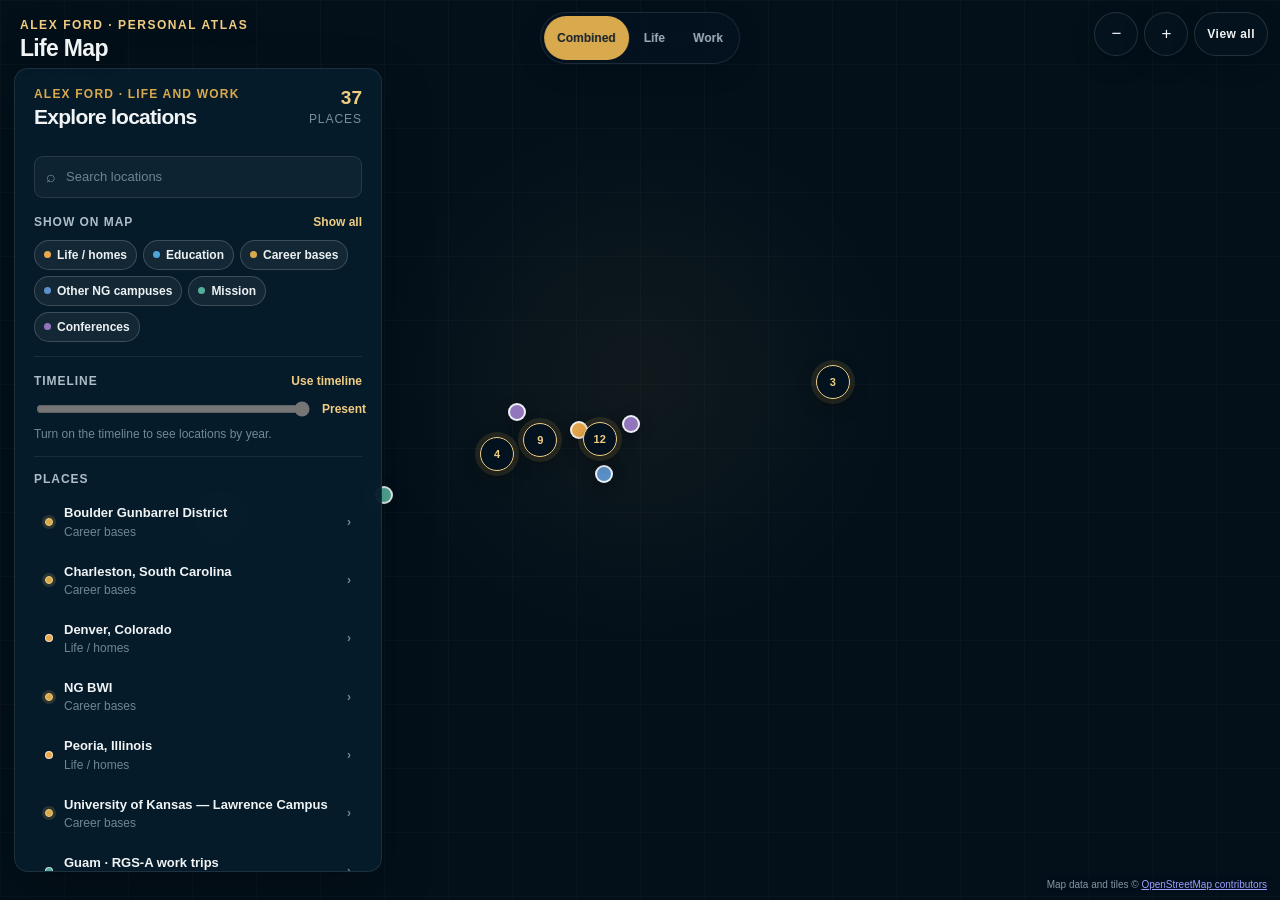
<file: index.html>
<!doctype html>
<html lang="en">
<head>
  <meta charset="utf-8" />
  <meta name="viewport" content="width=device-width, initial-scale=1, viewport-fit=cover" />
  <meta name="theme-color" content="#04131f" />
  <meta name="color-scheme" content="dark" />
  <meta name="description" content="Interactive map of places associated with Alex Ford's life, education, and work." />
  <title>Life Map | Alex Ford</title>
  <link rel="dns-prefetch" href="//tile.openstreetmap.org" />
  <link rel="preconnect" href="https://tile.openstreetmap.org" crossorigin />
  <link rel="stylesheet" href="./fast-app.css?v=20261027-map-only" />
  <link rel="stylesheet" href="./polish.css?v=20260810-1757" />
  <link rel="stylesheet" href="./conference-display.css?v=20260810-1757" />
  <link rel="stylesheet" href="./readability.css?v=20260828-1" />
  <link rel="stylesheet" href="./touch-targets.css?v=20260828-1" />
  <link rel="stylesheet" href="./brand-lockup.css?v=20260828-1" />
  <script defer src="./fast-app.js?v=20261108-emoji-free"></script>
  <script defer src="./polish.js?v=20260810-1757"></script>
  <script defer src="./conference-display.js?v=20260810-1757"></script>
  <script defer src="./labels.js?v=20260810-1757"></script>
</head>
<body>
  <main class="app">
    <header class="site-intro">
      <small><a class="parent-brand" href="https://alexlford.com">Alex Ford</a> · <a class="atlas-brand-link" href="./atlas.html">Personal Atlas</a></small>
      <strong>Life Map</strong>
    </header>

    <div id="map" class="fast-map" role="application" aria-label="Interactive geographic map">
      <div id="tiles" class="tile-layer" aria-hidden="true"></div>
      <div class="map-vignette" aria-hidden="true"></div>
      <div id="markers" class="marker-layer"></div>
      <div class="attribution">Map data and tiles © <a href="https://www.openstreetmap.org/copyright" target="_blank" rel="noopener noreferrer">OpenStreetMap contributors</a></div>
    </div>

    <nav id="modeSwitch" class="mode-switch" aria-label="Map view">
      <button type="button" data-mode="combined" aria-pressed="false">Combined</button>
      <button type="button" data-mode="life" aria-pressed="false">Life</button>
      <button type="button" data-mode="work" aria-pressed="false">Work</button>
    </nav>

    <div class="map-toolbar" aria-label="Map controls">
      <button id="zoomOut" class="map-tool" type="button" aria-label="Zoom out">−</button>
      <button id="zoomIn" class="map-tool" type="button" aria-label="Zoom in">+</button>
      <button id="reset" class="map-tool wide" type="button" title="Fit every recorded place, including international locations">View all</button>
    </div>

    <aside class="panel" aria-label="Journey controls">
      <div class="panel-head">
        <div><small>Alex Ford · Life and Work</small><h1 id="panelTitle">Explore locations</h1></div>
        <div class="count" aria-live="polite"><strong id="count">0</strong><span>places</span></div>
      </div>

      <div class="panel-scroll">
        <div class="search-wrap">
          <label class="search" for="search"><span aria-hidden="true">⌕</span><input id="search" type="search" autocomplete="off" placeholder="Search locations" /></label>
          <div id="searchResults" class="search-results" hidden></div>
        </div>

        <section class="section">
          <div class="section-title"><h2>Show on map</h2><button id="showAll" class="text-button" type="button">Show all</button></div>
          <div id="filters" class="filters"></div>
        </section>

        <section class="section">
          <div class="section-title"><h2>Timeline</h2><button id="timelineToggle" class="text-button" type="button" aria-pressed="false">Use timeline</button></div>
          <div class="timeline-row"><input id="timeline" type="range" min="1988" max="2026" value="2026" disabled aria-label="Show experiences through year" /><span id="timelineYear" class="timeline-year">Present</span></div>
          <p id="timelineNote" class="micro">Turn on the timeline to build the journey year by year.</p>
        </section>

        <section class="section">
          <div class="section-title"><h2>Places</h2></div>
          <div id="list" class="place-list"><div class="empty">Loading locations…</div></div>
        </section>
      </div>
    </aside>

    <aside id="detail" class="detail-panel" aria-live="polite" aria-label="Place details" hidden>
      <button class="detail-close" type="button" data-close-detail aria-label="Close details">×</button>
      <div id="detailBody"></div>
    </aside>

    <noscript><div class="empty">JavaScript is required to display the interactive locations.</div></noscript>
  </main>
</body>
</html>
</file>
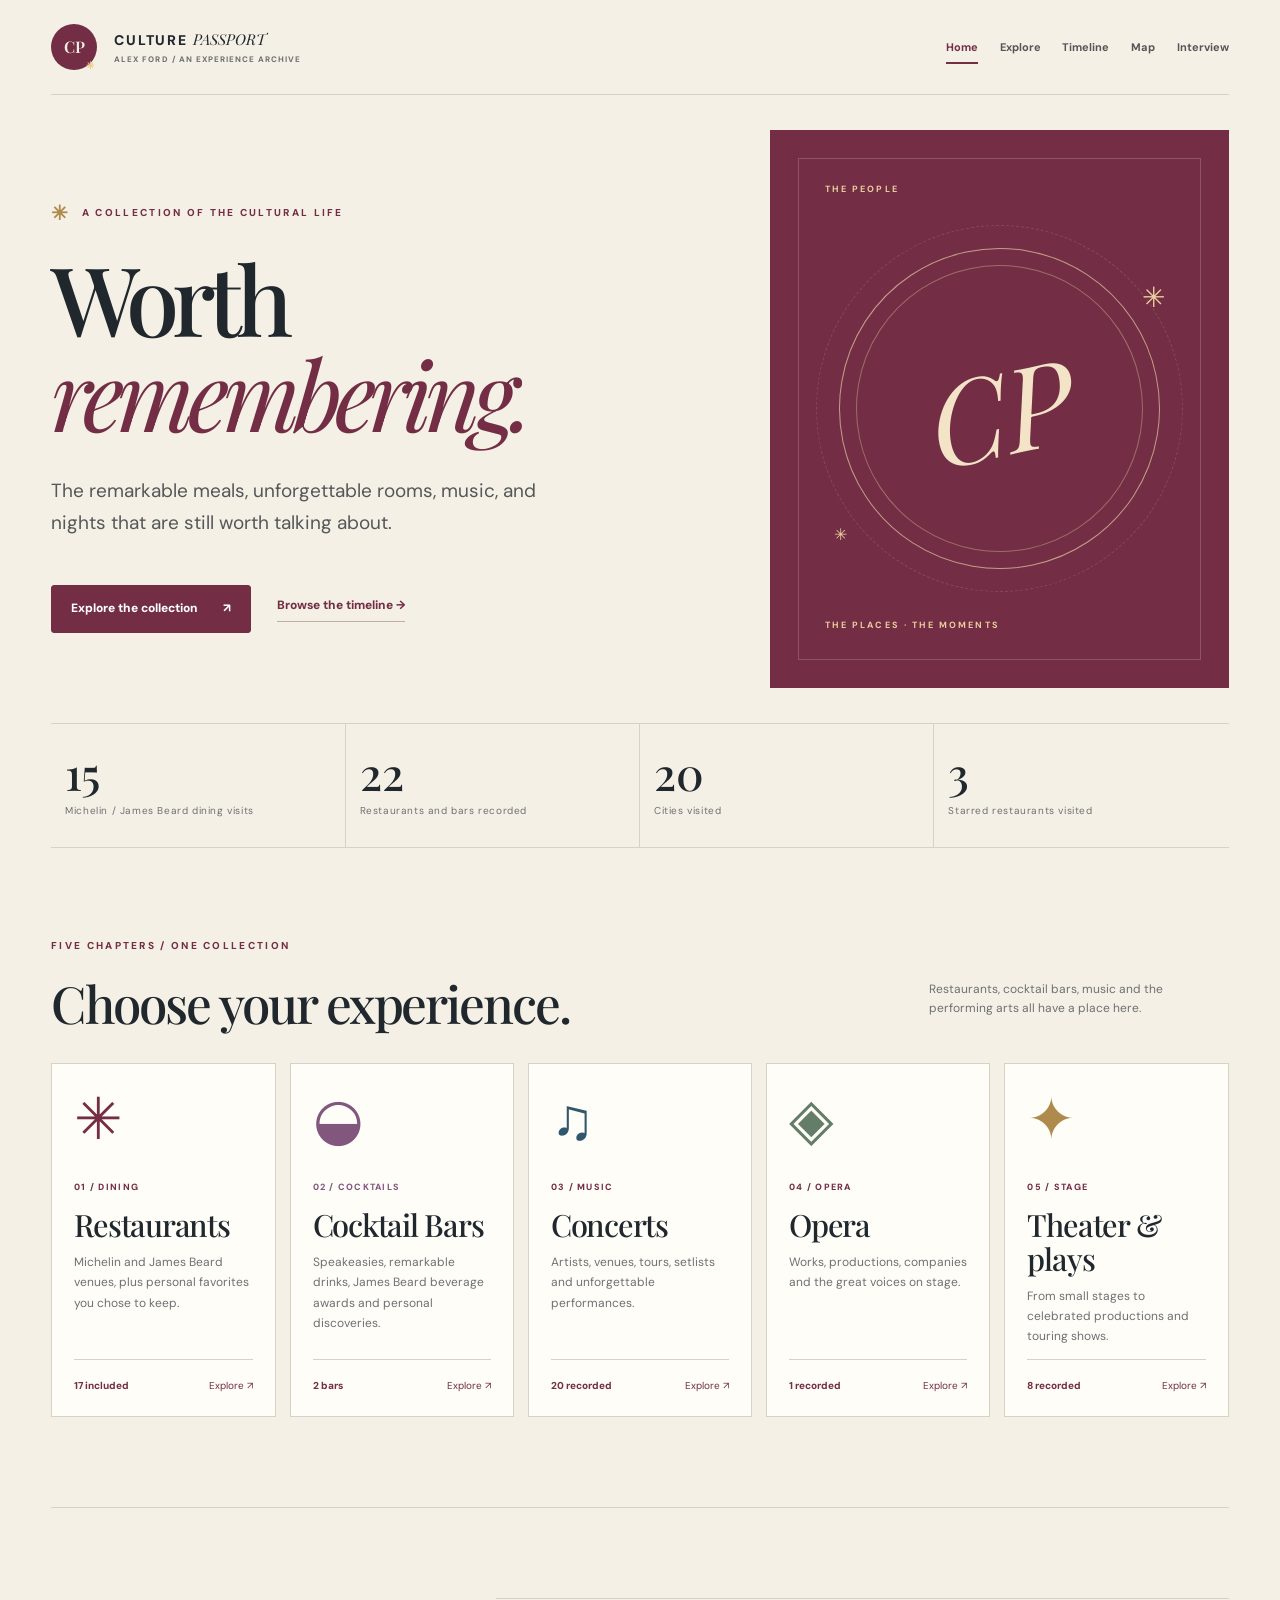
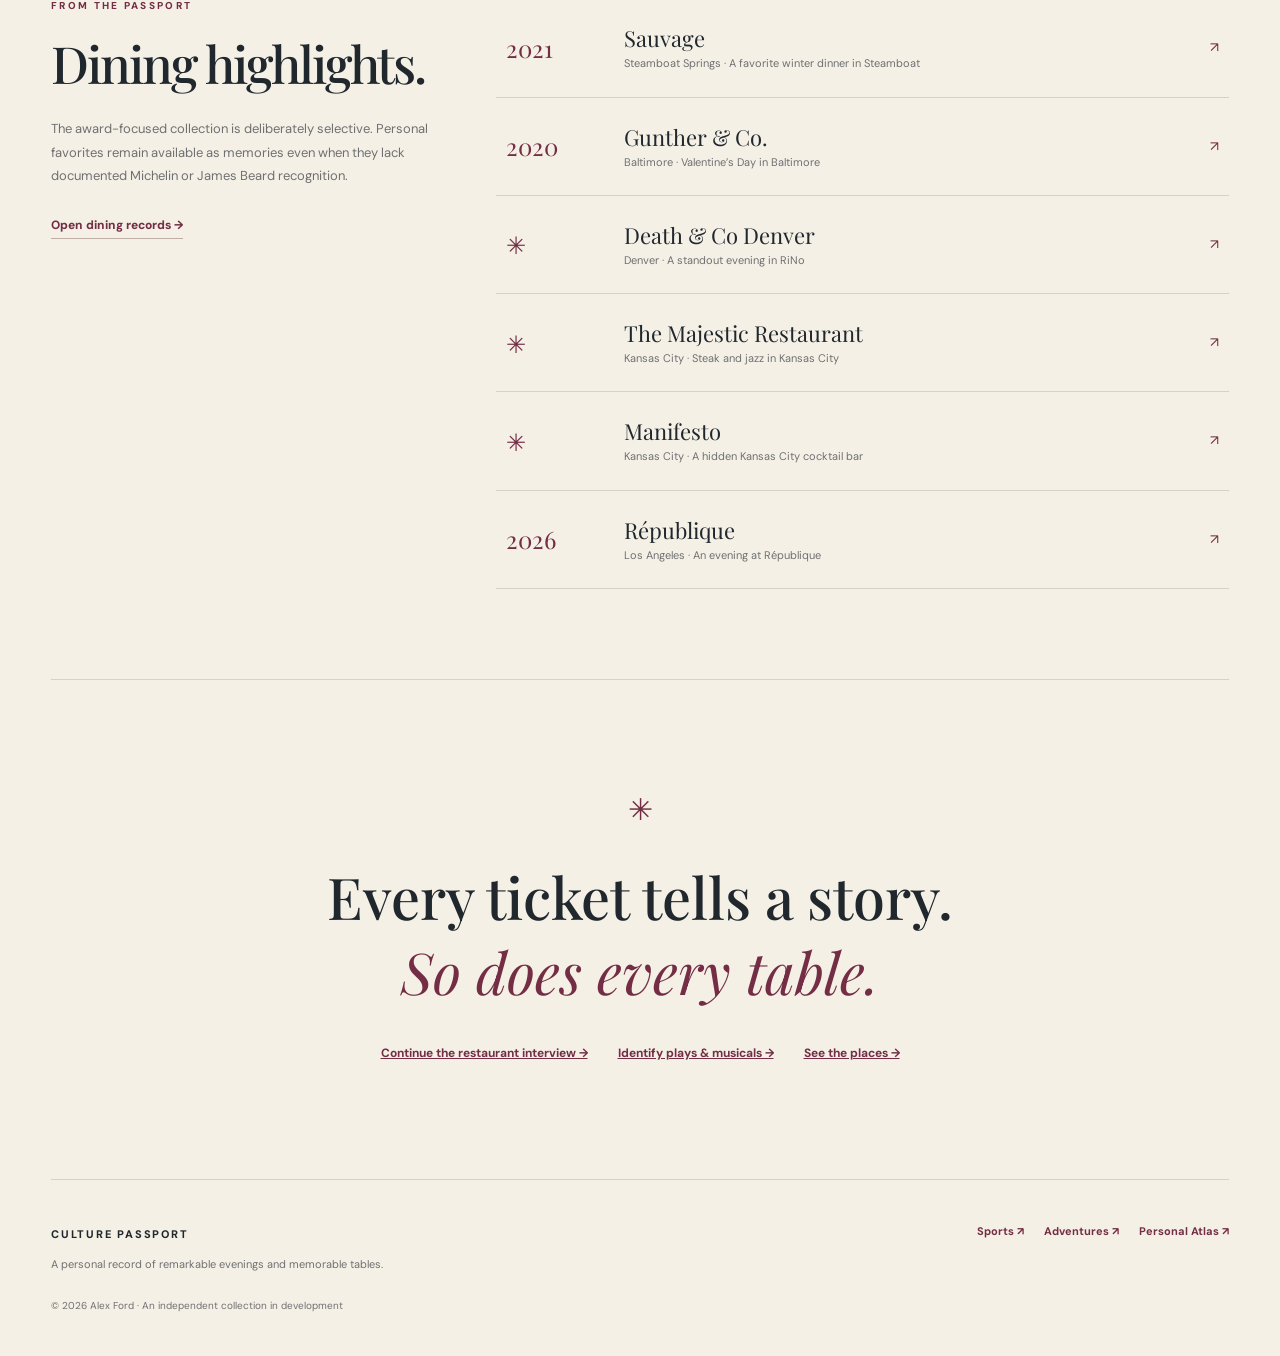
<file: culture/index.html>
<!doctype html>
<html lang="en"><head>
<meta charset="utf-8"><meta name="viewport" content="width=device-width,initial-scale=1,viewport-fit=cover">
<meta name="theme-color" content="#f5f0e6"><meta name="description" content="Culture Passport: a personal archive of restaurants, concerts, operas and plays.">
<meta name="robots" content="noindex, nofollow">
<title>Home | Culture Passport · Alex Ford</title>
<link rel="icon" href="./favicon.svg" type="image/svg+xml"><link rel="stylesheet" href="./assets/site.css?v=20261025">
<script defer src="./assets/app.js?v=20261025"></script>
</head><body data-page="home"><div class="layout"><header class="masthead">
  <a class="monogram" href="./index.html" aria-label="Culture Passport home">CP<span>✳</span></a>
  <a class="wordmark" href="./index.html">CULTURE <em>PASSPORT</em><small>ALEX FORD / AN EXPERIENCE ARCHIVE</small></a>
  <nav class="nav" aria-label="Primary navigation">
    <a data-nav="home" href="./index.html">Home</a>
    <a data-nav="explore" href="./explore.html">Explore</a>
    <a data-nav="timeline" href="./timeline.html">Timeline</a>
    <a data-nav="map" href="./map.html">Map</a>
    <a data-nav="interview" href="./interview.html">Interview</a>
  </nav>
</header><main id="main">
<section class="hero hero-home">
<div class="hero-copy">
 <p class="eyebrow"><span class="tiny-star">✳</span> A COLLECTION OF THE CULTURAL LIFE</p>
 <h1>Worth<br><em>remembering.</em></h1>
 <p class="lead">The remarkable meals, unforgettable rooms, music, and nights that are still worth talking about.</p>
 <div class="hero-links"><a class="button-main" href="./explore.html">Explore the collection <span aria-hidden="true">↗</span></a><a class="text-link" href="./timeline.html">Browse the timeline →</a></div>
</div>
<div class="hero-art" aria-hidden="true"><div class="hero-orbit"><span>CP</span></div><span class="art-label art-top">THE PEOPLE</span><span class="art-label art-bottom">THE PLACES · THE MOMENTS</span><i class="art-star star-one">✳</i><i class="art-star star-two">✳</i></div>
</section>
<section class="metrics" aria-label="Archive metrics">
<div><strong id="total-records">—</strong><span>Michelin / James Beard dining visits</span></div>
<div><strong id="total-venues">—</strong><span>Restaurants and bars recorded</span></div>
<div><strong id="total-cities">—</strong><span>Cities visited</span></div>
<div><strong id="total-starred">—</strong><span>Starred restaurants visited</span></div>
</section>
<section class="home-section" aria-labelledby="chapters-title">
 <div class="section-head"><div><p class="eyebrow">FIVE CHAPTERS / ONE COLLECTION</p><h2 id="chapters-title">Choose your experience.</h2></div><p>Restaurants, cocktail bars, music and the performing arts all have a place here.</p></div>
 <div class="chapter-grid" id="chapter-grid">
 <a class="chapter chapter-dining" href="./explore.html?type=dining"><span class="chapter-symbol">✳</span><span class="chapter-number">01 / DINING</span><h3>Restaurants</h3><p>Michelin and James Beard venues, plus personal favorites you chose to keep.</p><span class="chapter-bottom"><b id="dining-count">— recorded</b><span>Explore ↗</span></span></a>
 <a class="chapter chapter-bar" href="./explore.html?type=bar"><span class="chapter-symbol">◒</span><span class="chapter-number">02 / COCKTAILS</span><h3>Cocktail Bars</h3><p>Speakeasies, remarkable drinks, James Beard beverage awards and personal discoveries.</p><span class="chapter-bottom"><b id="bar-count">— recorded</b><span>Explore ↗</span></span></a>
 <a class="chapter chapter-concert" href="./explore.html?type=concert"><span class="chapter-symbol">♫</span><span class="chapter-number">03 / MUSIC</span><h3>Concerts</h3><p>Artists, venues, tours, setlists and unforgettable performances.</p><span class="chapter-bottom"><b id="concert-count">Building the archive</b><span>Explore ↗</span></span></a>
 <a class="chapter chapter-opera" href="./explore.html?type=opera"><span class="chapter-symbol">◈</span><span class="chapter-number">04 / OPERA</span><h3>Opera</h3><p>Works, productions, companies and the great voices on stage.</p><span class="chapter-bottom"><b id="opera-count">Building the archive</b><span>Explore ↗</span></span></a>
 <a class="chapter chapter-theater" href="./explore.html?type=theater"><span class="chapter-symbol">✦</span><span class="chapter-number">05 / STAGE</span><h3>Theater & plays</h3><p>From small stages to celebrated productions and touring shows.</p><span class="chapter-bottom"><b id="theater-count">Building the archive</b><span>Explore ↗</span></span></a>
 </div>
</section>
<section class="home-section split-section"><div><p class="eyebrow">FROM THE PASSPORT</p><h2>Dining highlights.</h2><p class="section-intro">The award-focused collection is deliberately selective. Personal favorites remain available as memories even when they lack documented Michelin or James Beard recognition.</p><a class="text-link" href="./explore.html?type=dining">Open dining records →</a></div><div class="featured-list" id="featured-records" aria-live="polite"><div class="empty">Loading confirmed memories…</div></div></section>
<section class="closing"><span>✳</span><blockquote>Every ticket tells a story.<br><em>So does every table.</em></blockquote><div><a href="./interview.html">Continue the restaurant interview →</a><a href="./performance-interview.html">Identify plays & musicals →</a><a href="./map.html">See the places →</a></div></section>
</main><footer class="footer">
  <div><strong>CULTURE PASSPORT</strong><p>A personal record of remarkable evenings and memorable tables.</p></div>
  <div class="footer-links"><a href="https://sports.alexlford.com">Sports ↗</a><a href="https://adventures.alexlford.com">Adventures ↗</a><a href="https://alexlford.github.io/life-map/atlas.html">Personal Atlas ↗</a></div>
  <small>© 2026 Alex Ford · An independent collection in development</small>
</footer></div></body></html>
</file>
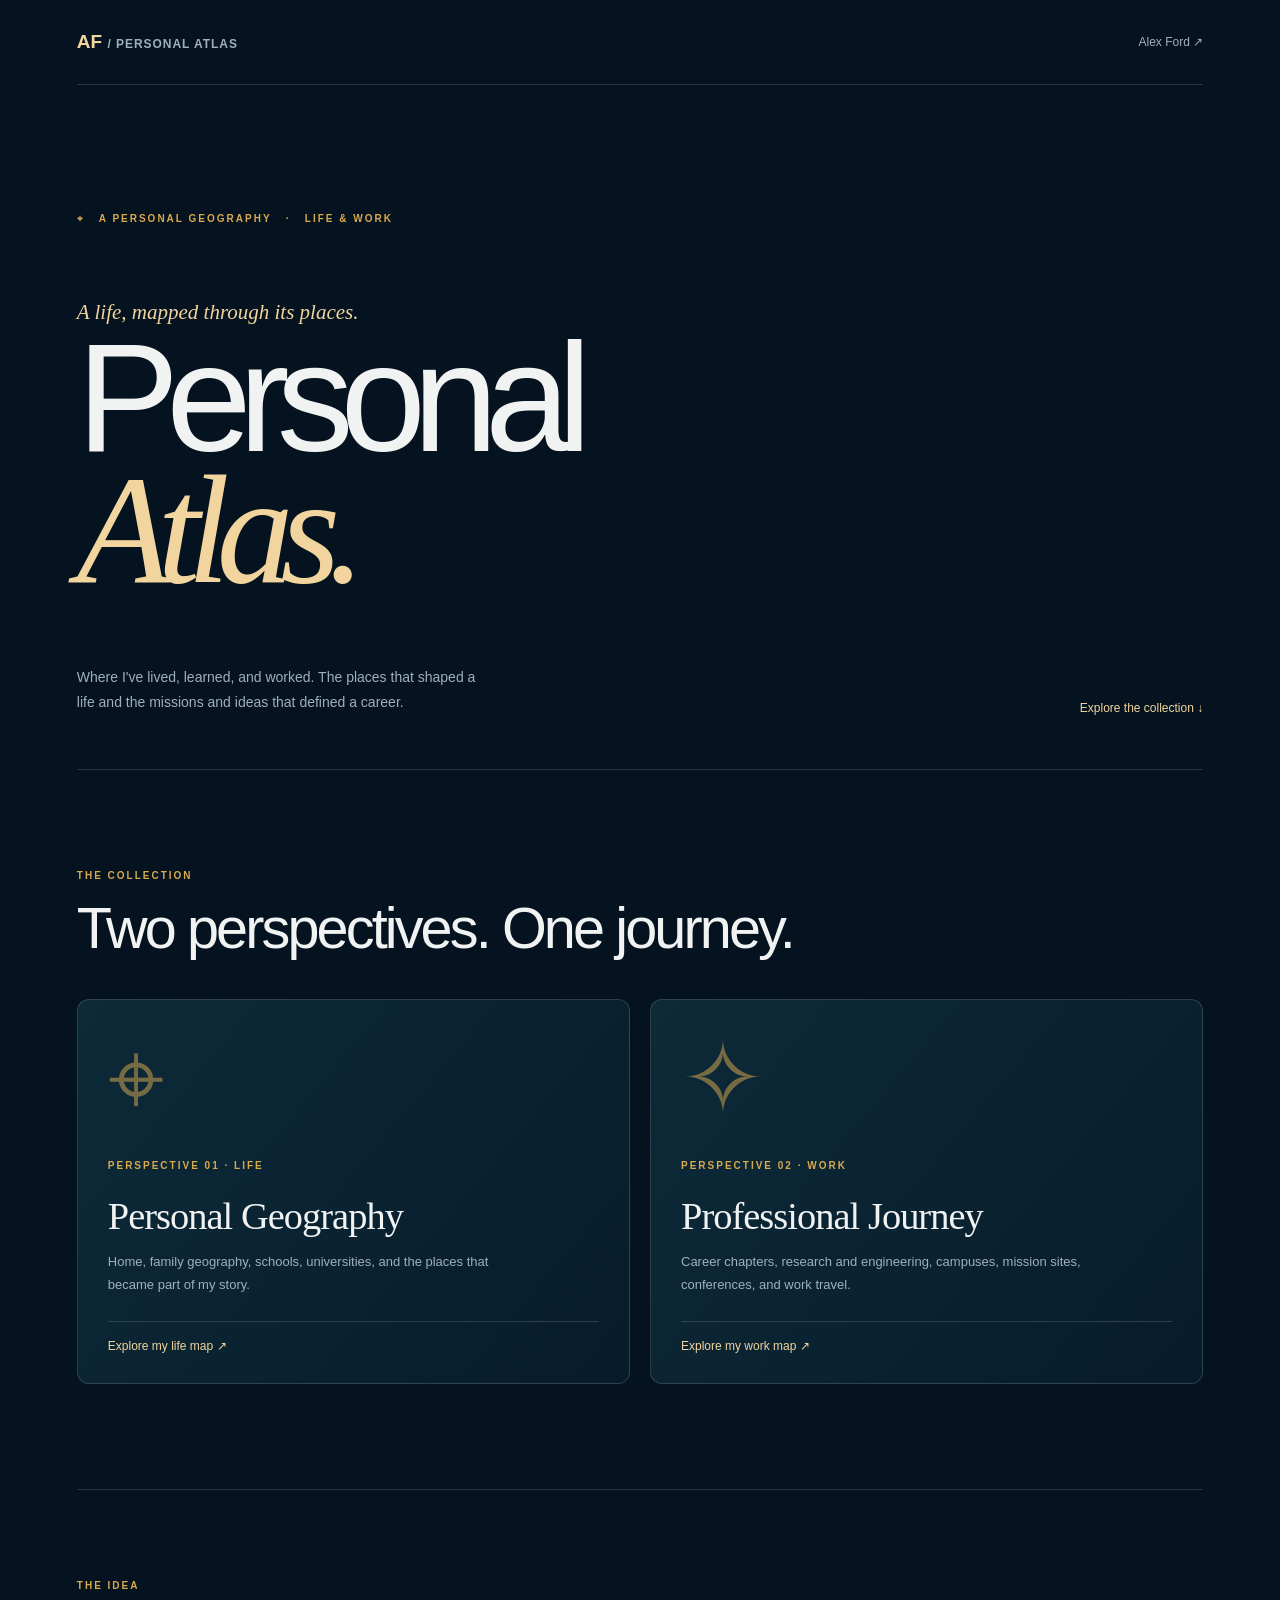
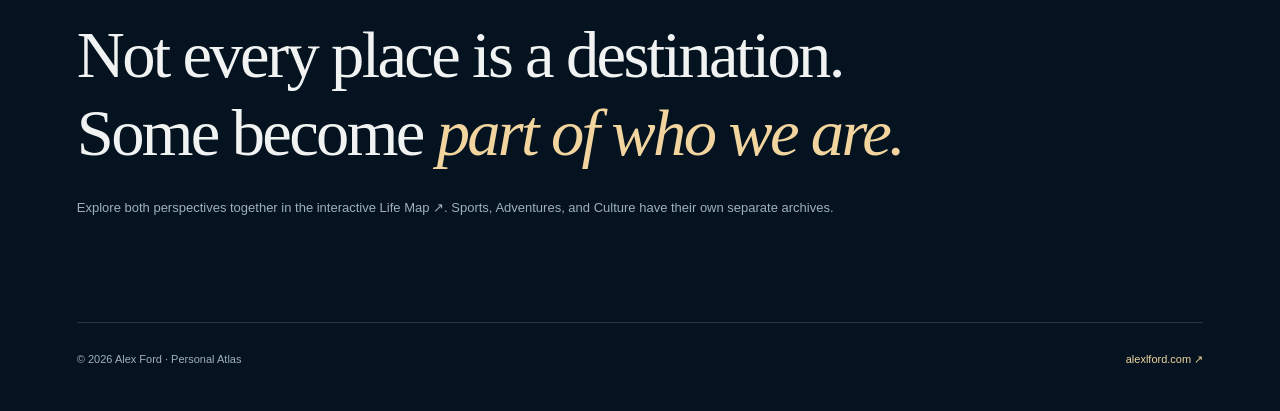
<file: atlas.html>
<!doctype html>
<html lang="en"><head><meta charset="utf-8"><meta name="viewport" content="width=device-width,initial-scale=1"><meta name="theme-color" content="#04131f"><meta name="description" content="Personal Atlas maps Alex Ford’s personal geography, education, professional career and work travel."><title>Personal Atlas | Alex Ford</title><link rel="stylesheet" href="./atlas.css?v=20261024"></head>
<body><div class="site">
<header class="nav"><a class="brand" href="./atlas.html">AF <span>/ Personal Atlas</span></a><a class="creator" href="https://alexlford.com">Alex Ford ↗</a></header>
<main><section class="hero" aria-labelledby="title"><div class="label">⌖ &nbsp; A PERSONAL GEOGRAPHY &nbsp; · &nbsp; LIFE &amp; WORK</div>
<p class="kicker">A life, mapped through its places.</p><h1 id="title">Personal<br><em>Atlas.</em></h1>
<div class="hero-end"><p>Where I've lived, learned, and worked. The places that shaped a life and the missions and ideas that defined a career.</p><a href="#collection">Explore the collection ↓</a></div></section>
<section class="collection" id="collection" aria-labelledby="collection-title"><p class="label">THE COLLECTION</p><h2 id="collection-title">Two perspectives. One journey.</h2>
<div class="chapters"><a class="chapter" href="./index.html?mode=life"><div class="chapter-mark">⌖</div><p class="chapter-index">PERSPECTIVE 01 · LIFE</p><h3>Personal Geography</h3><p>Home, family geography, schools, universities, and the places that became part of my story.</p><span class="chapter-link">Explore my life map ↗</span></a>
<a class="chapter" href="./index.html?mode=work"><div class="chapter-mark">✧</div><p class="chapter-index">PERSPECTIVE 02 · WORK</p><h3>Professional Journey</h3><p>Career chapters, research and engineering, campuses, mission sites, conferences, and work travel.</p><span class="chapter-link">Explore my work map ↗</span></a></div></section>
<section class="statement"><p class="label">THE IDEA</p><blockquote>Not every place is a destination. Some become <em>part of who we are.</em></blockquote><p>Explore both perspectives together in the <a href="./index.html">interactive Life Map ↗</a>. Sports, Adventures, and Culture have their own separate archives.</p></section></main>
<footer><span>© 2026 Alex Ford · Personal Atlas</span><a href="https://alexlford.com">alexlford.com ↗</a></footer></div></body></html>
</file>
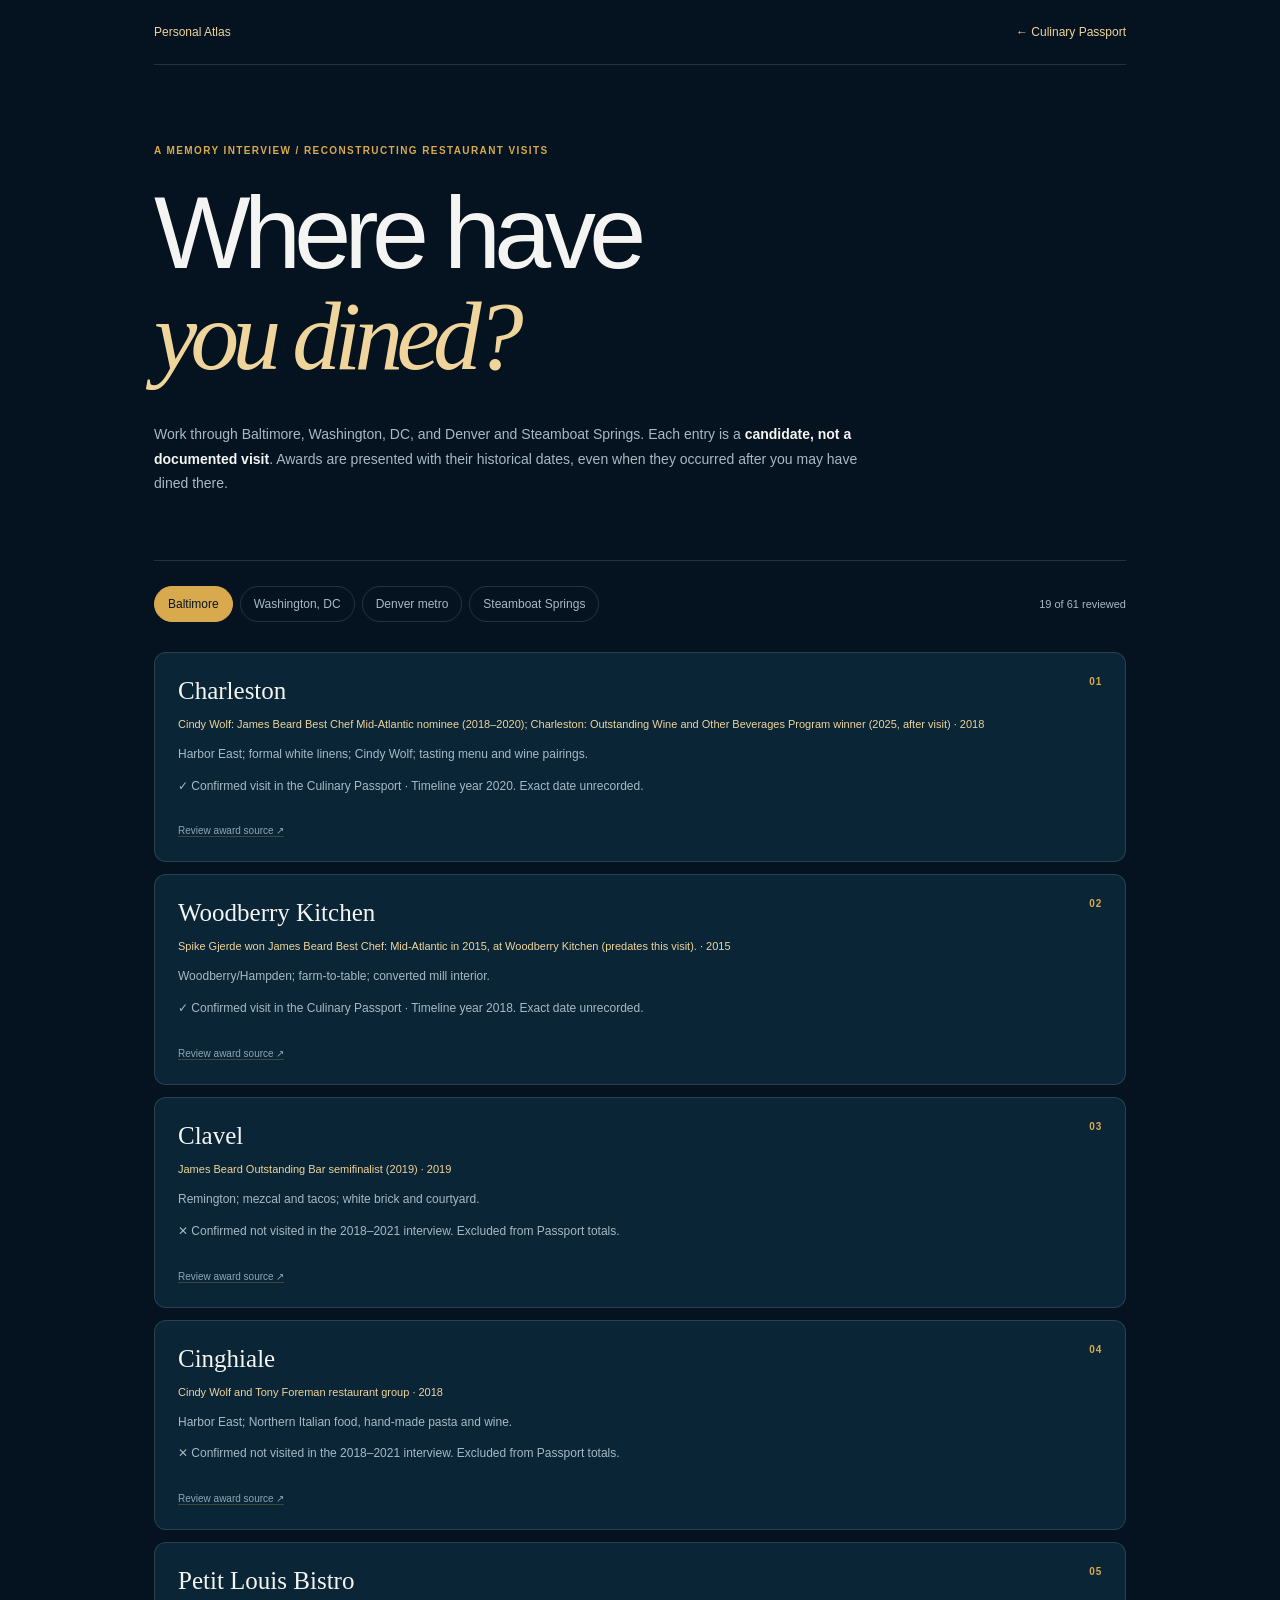
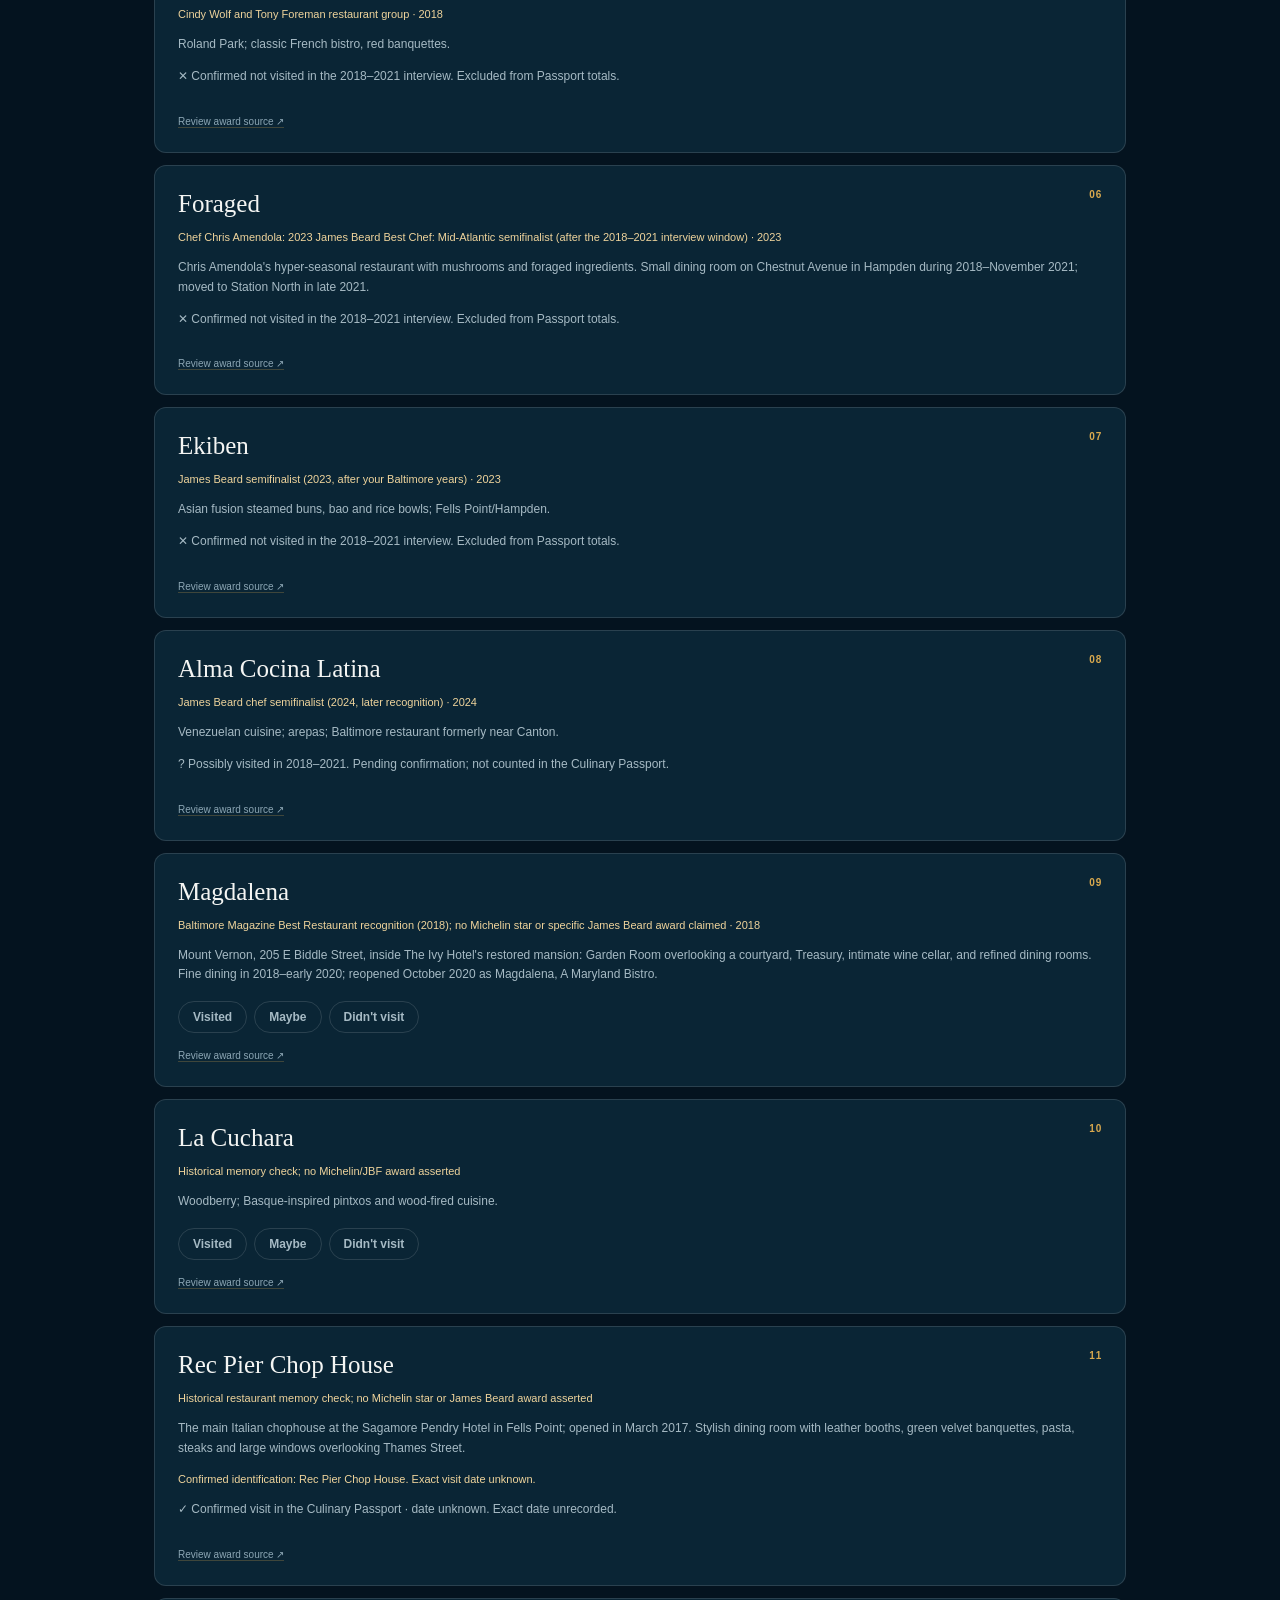
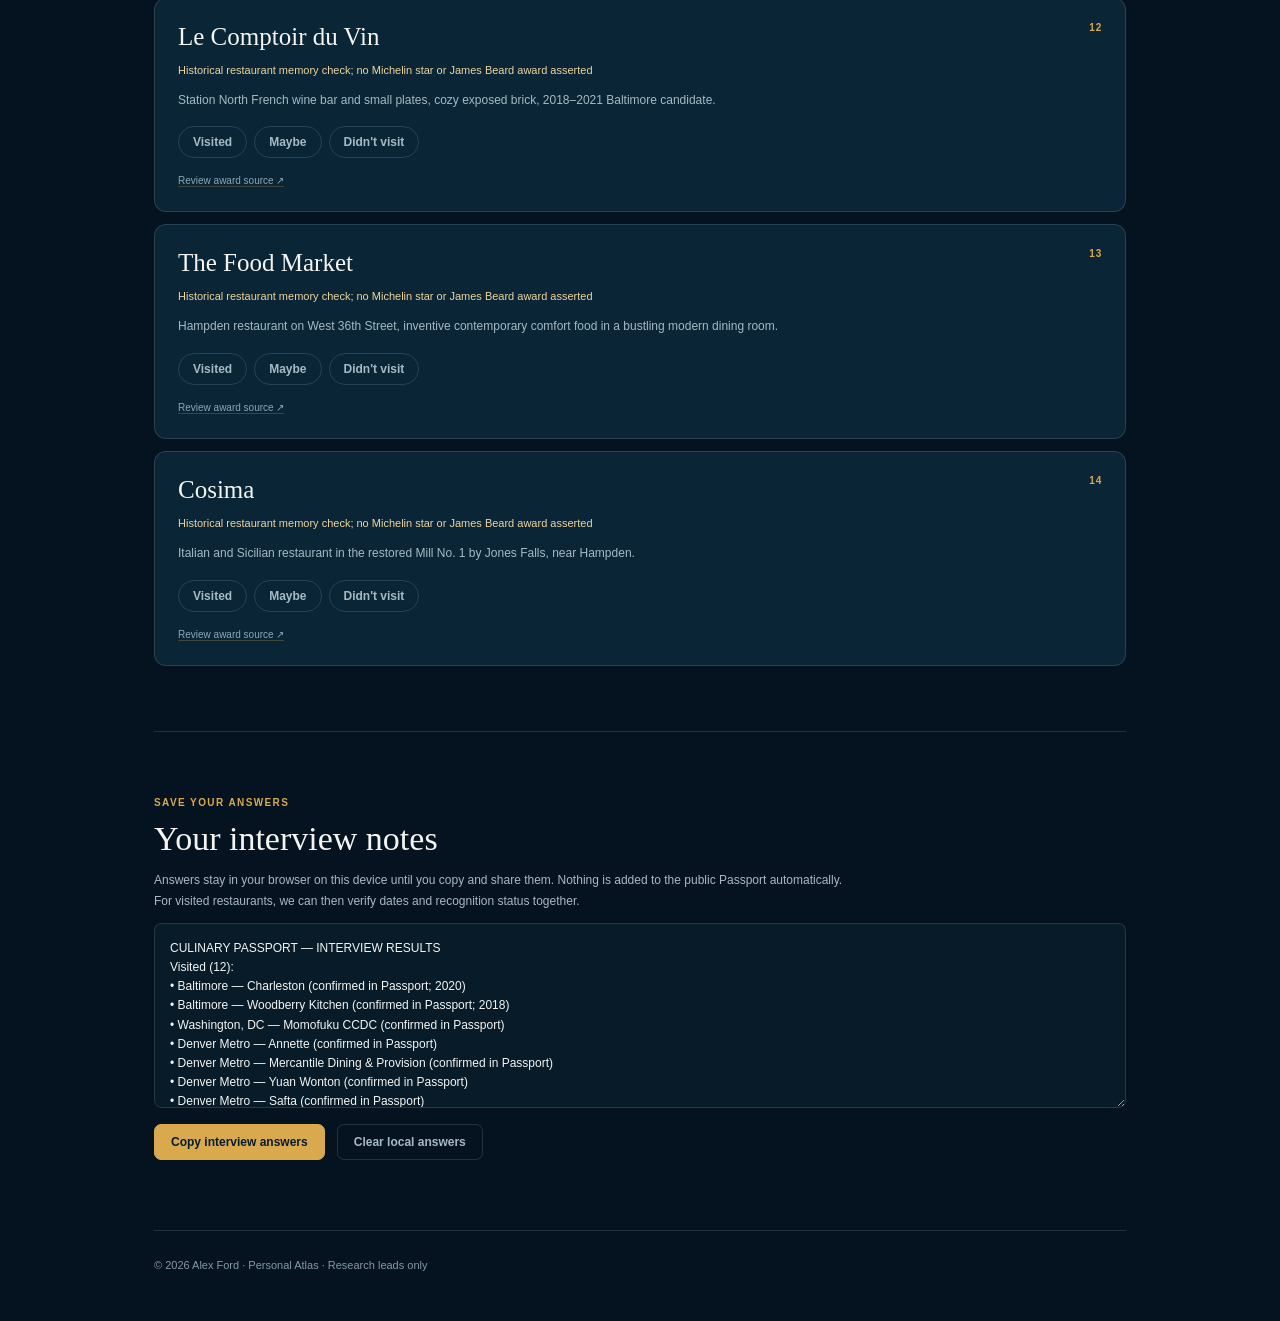
<file: dining-interview.html>
<!doctype html><html lang="en"><head><meta charset="utf-8"><meta name="viewport" content="width=device-width,initial-scale=1,viewport-fit=cover"><meta name="theme-color" content="#04131f"><meta name="description" content="Interactive Baltimore, Washington and Denver culinary visit reconstruction."><title>Culinary Visit Interview | Personal Atlas</title><link rel="stylesheet" href="./dining-interview.css?v=20261024"><script defer src="./dining-interview.js?v=20261024"></script></head>
<body><div class="shell"><header class="sitebar"><a href="./atlas.html">Personal Atlas</a><a href="./dining.html">← Culinary Passport</a></header>
<main><section class="intro"><p class="eyebrow">A MEMORY INTERVIEW / RECONSTRUCTING RESTAURANT VISITS</p><h1>Where have<br><em>you dined?</em></h1><p>Work through Baltimore, Washington, DC, and Denver and Steamboat Springs. Each entry is a <strong>candidate, not a documented visit</strong>. Awards are presented with their historical dates, even when they occurred after you may have dined there.</p></section>
<section class="control" aria-label="Interview controls"><div class="tabs" role="group" aria-label="Choose location"><button data-area="Baltimore" class="active" aria-pressed="true">Baltimore</button><button data-area="Washington, DC" aria-pressed="false">Washington, DC</button><button data-area="Denver Metro" aria-pressed="false">Denver metro</button><button data-area="Steamboat Springs" aria-pressed="false">Steamboat Springs</button></div><div class="counts" id="progress" aria-live="polite"></div></section>
<div id="questions" class="questions"><p>Loading candidates…</p></div>
<section class="results" aria-labelledby="results-title"><p class="eyebrow">SAVE YOUR ANSWERS</p><h2 id="results-title">Your interview notes</h2><p>Answers stay in your browser on this device until you copy and share them. Nothing is added to the public Passport automatically. For visited restaurants, we can then verify dates and recognition status together.</p><textarea id="summary" readonly rows="8" aria-label="Interview results"></textarea><div class="actions"><button id="copy" type="button">Copy interview answers</button><button id="clear" class="secondary" type="button">Clear local answers</button><span id="feedback" role="status"></span></div></section></main><footer>© 2026 Alex Ford · Personal Atlas · Research leads only</footer></div></body></html>
</file>
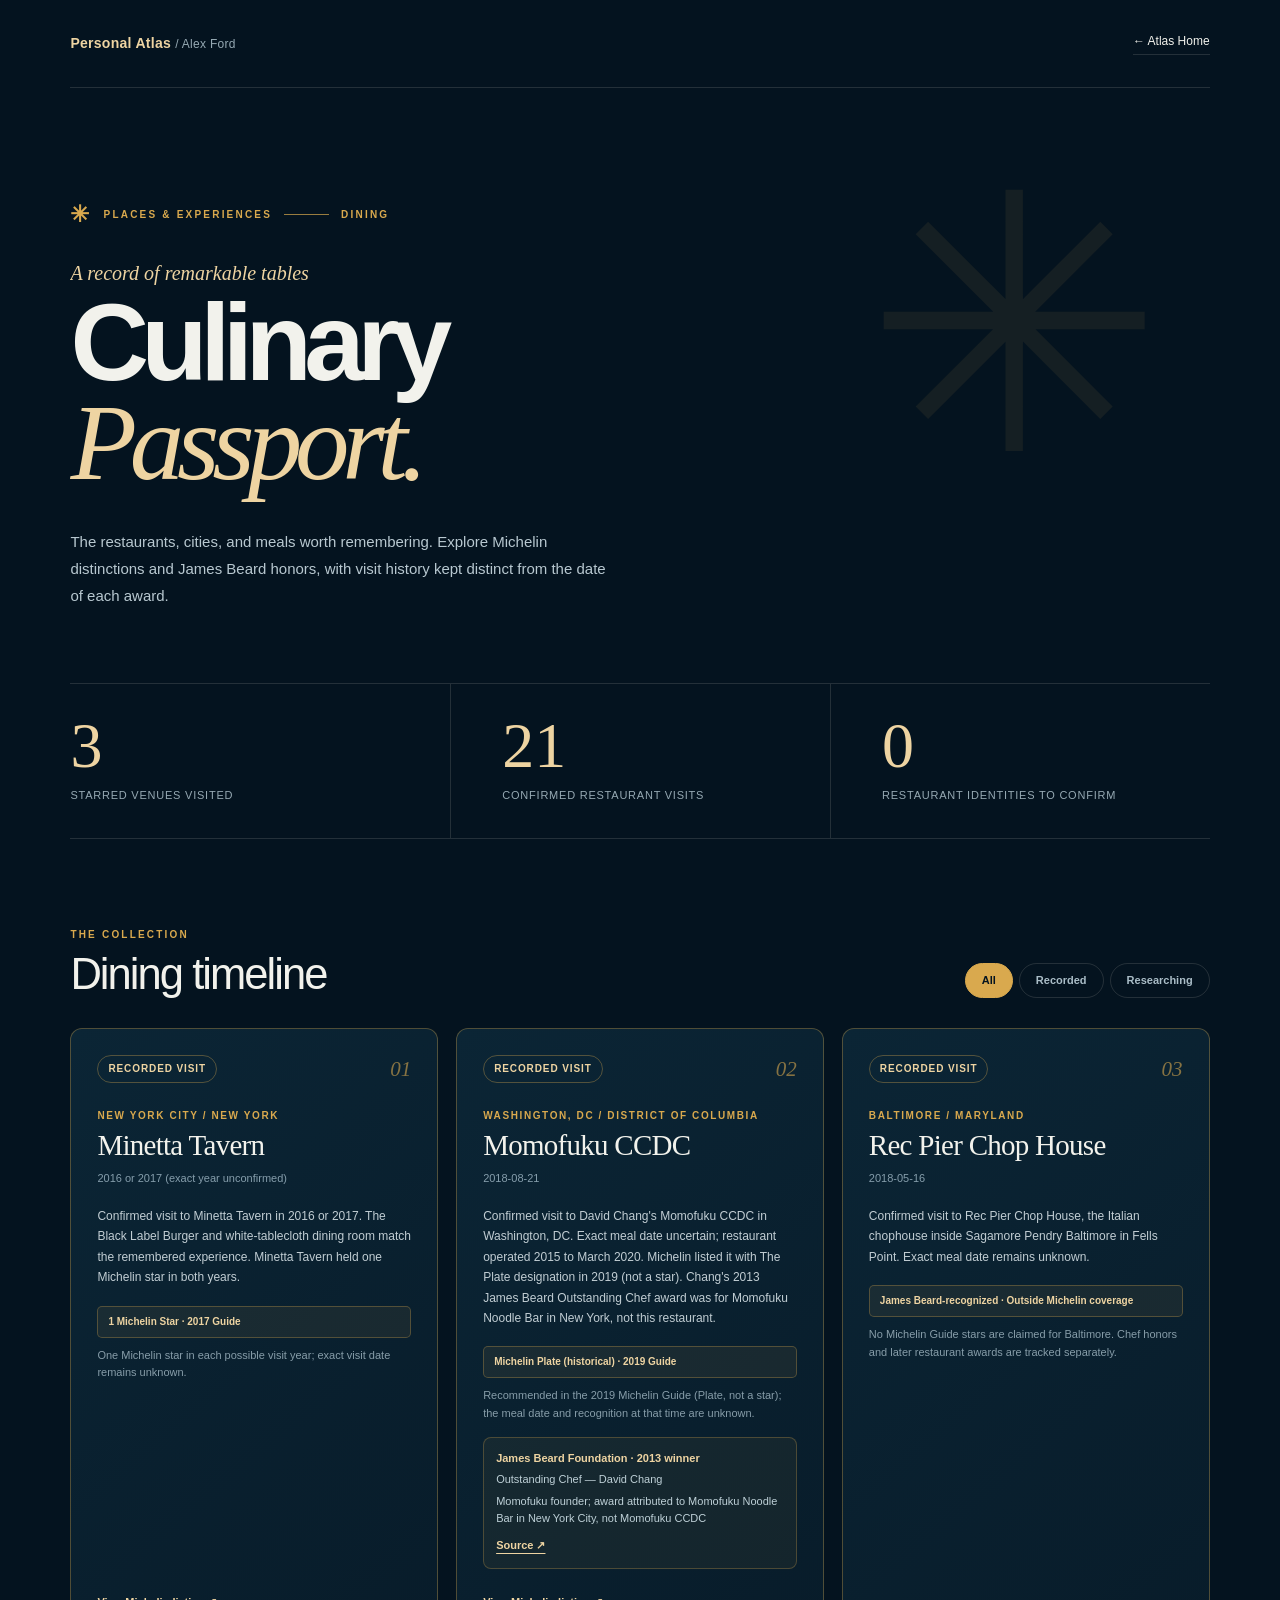
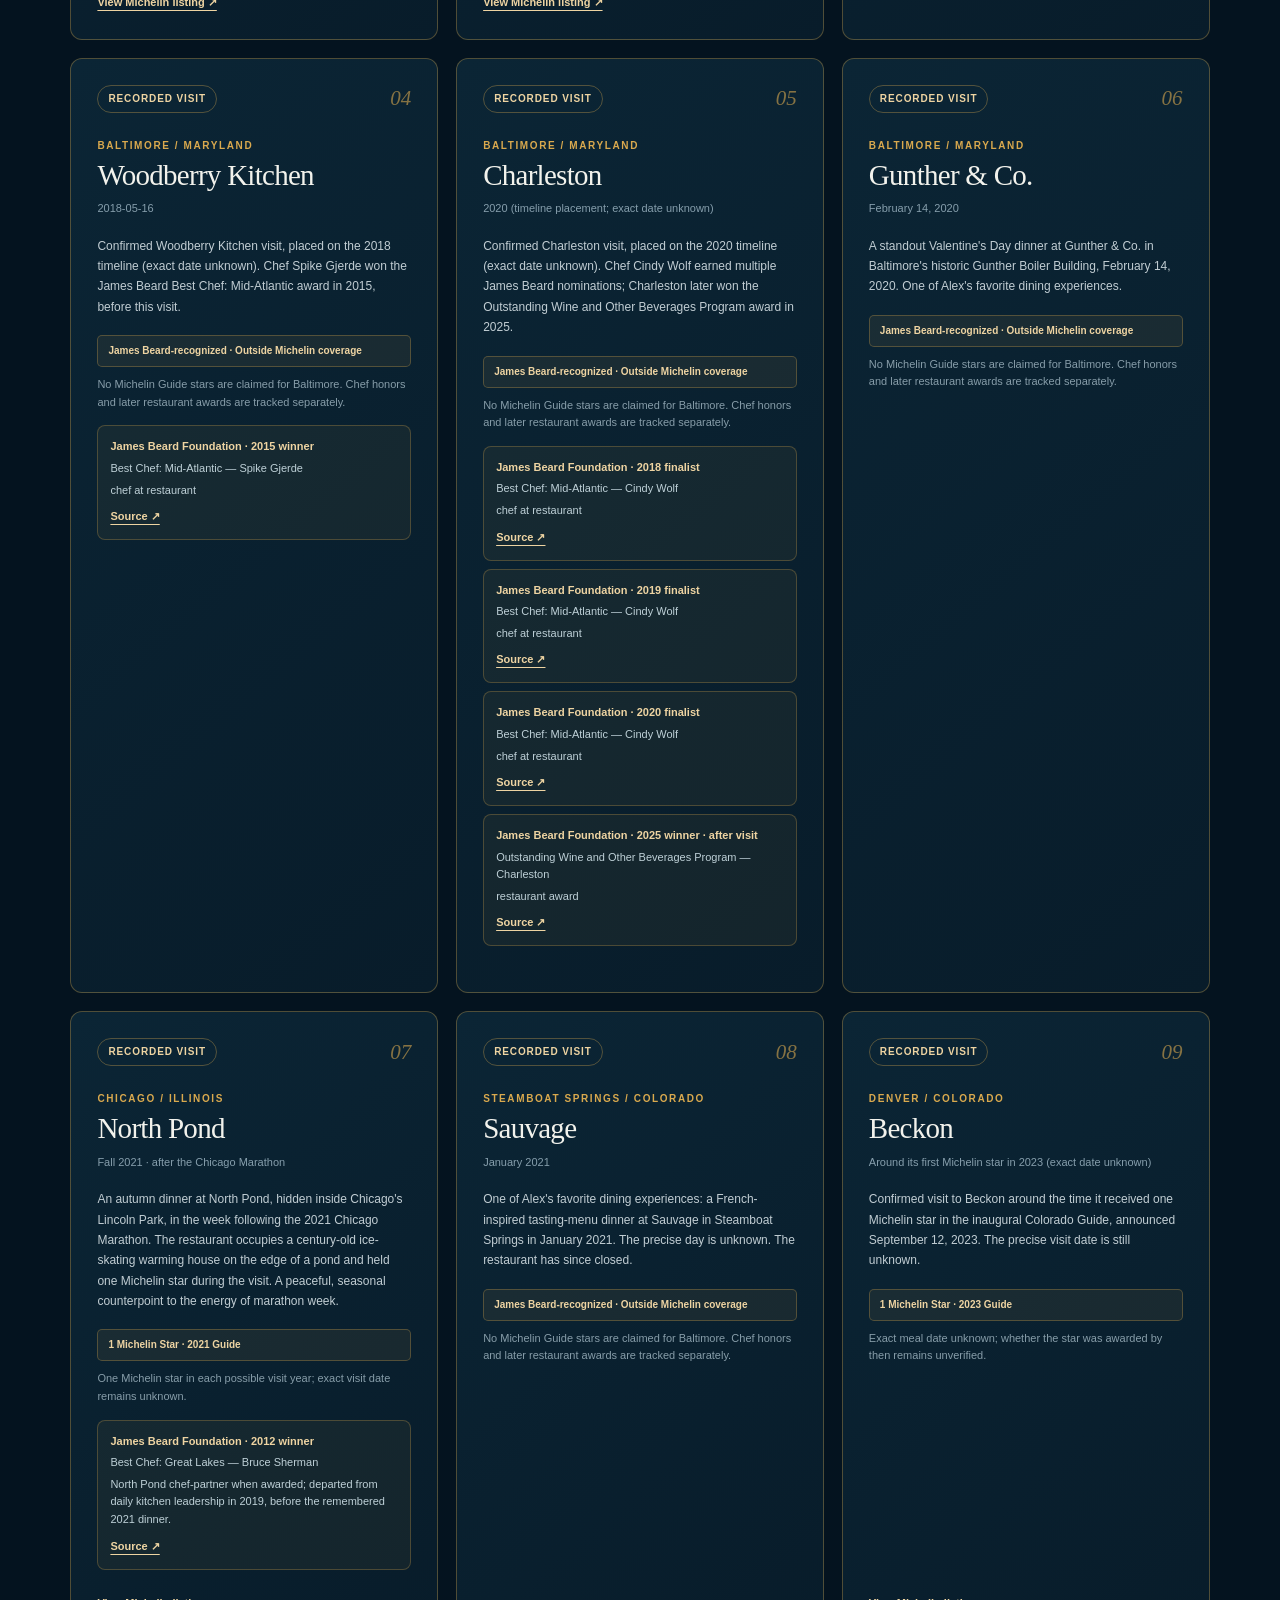
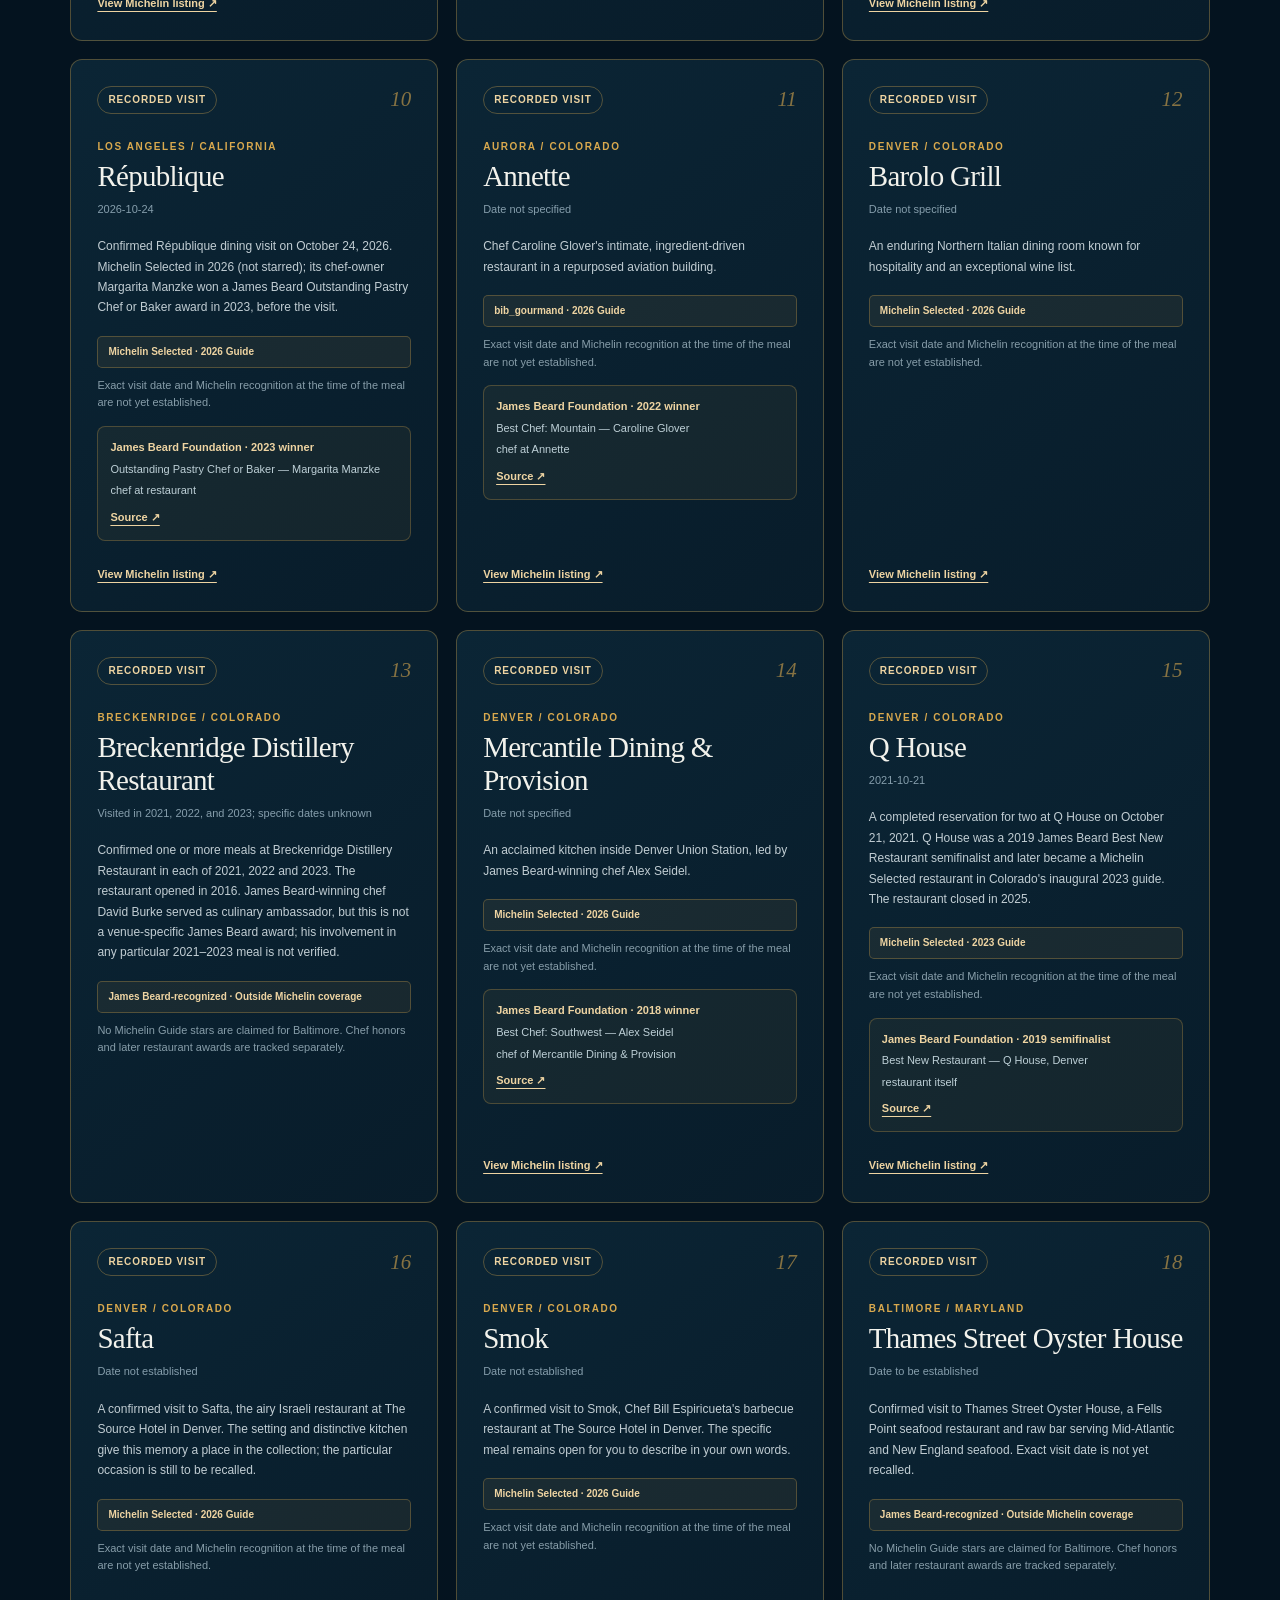
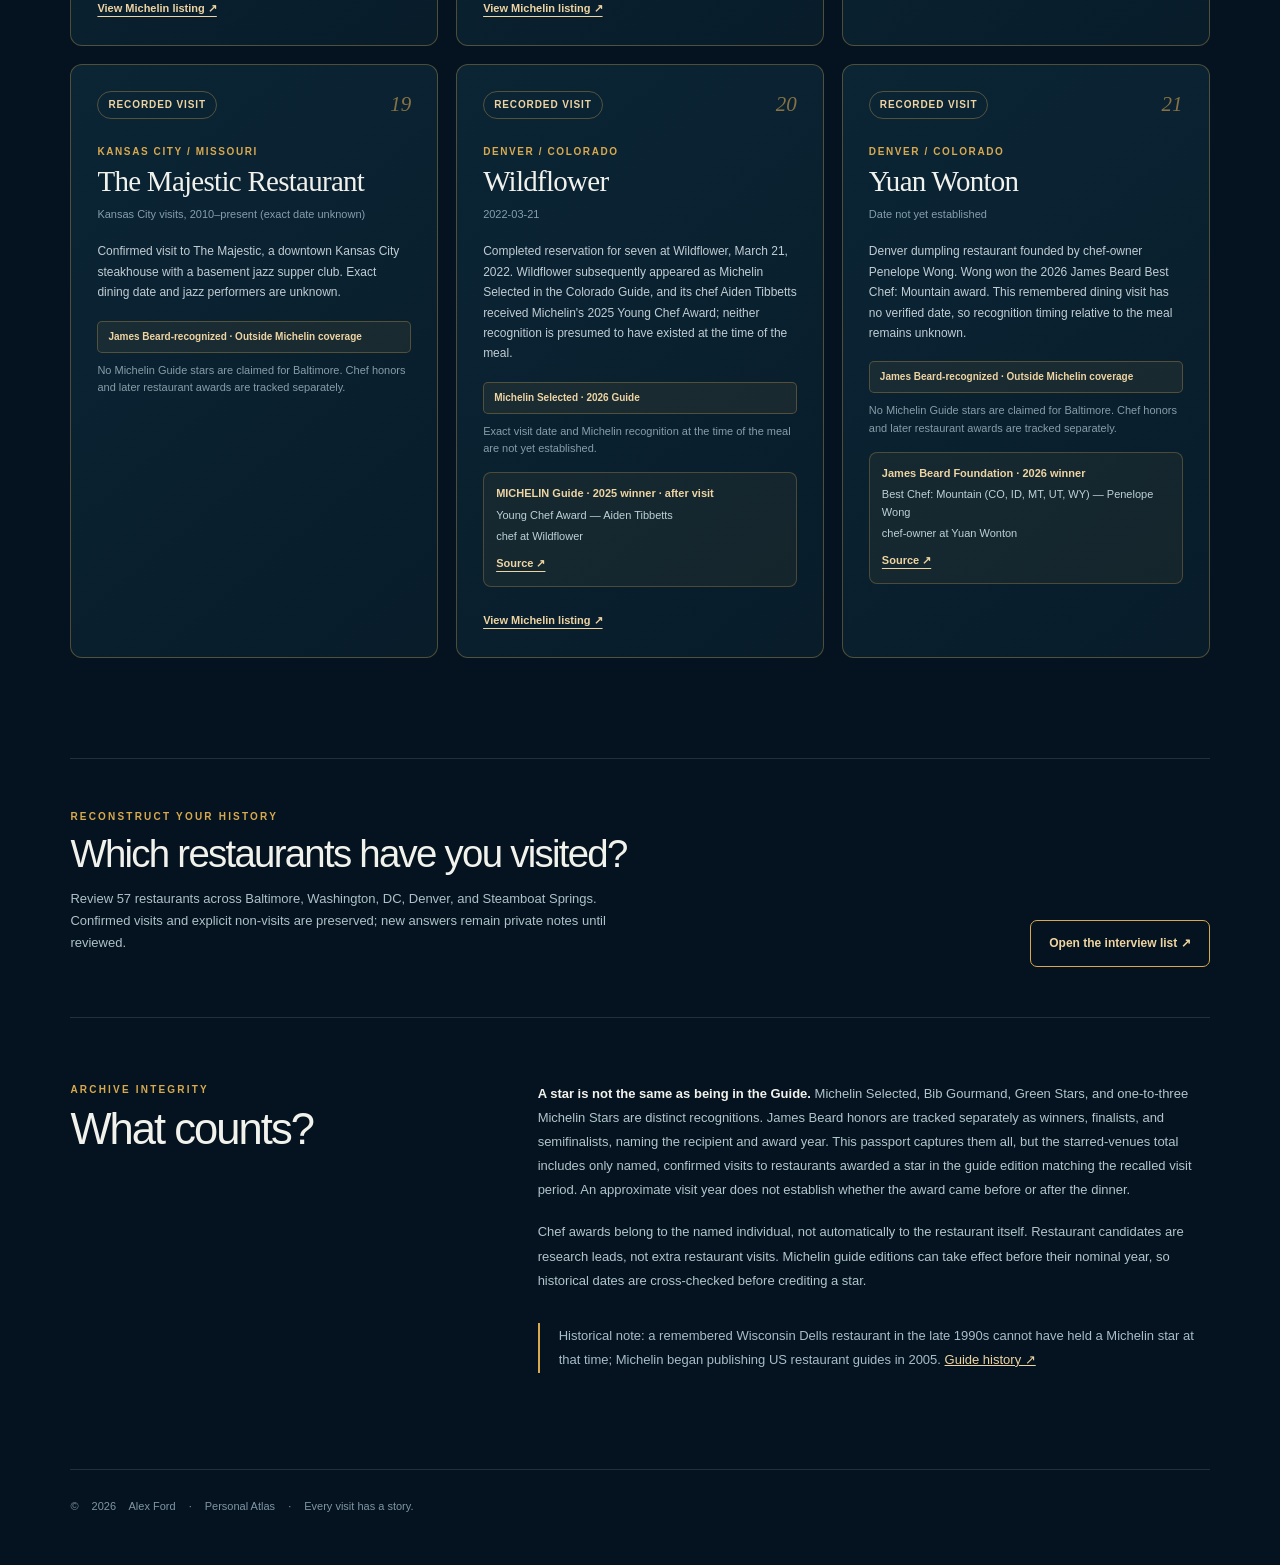
<file: dining.html>
<!doctype html>
<html lang="en">
<head>
  <meta charset="utf-8">
  <meta name="viewport" content="width=device-width,initial-scale=1,viewport-fit=cover">
  <meta name="theme-color" content="#04131f">
  <meta name="color-scheme" content="dark">
  <meta name="description" content="Alex Ford's Culinary Passport — documented Michelin Guide restaurant visits and historical dining leads.">
  <title>Culinary Passport | Alex Ford</title>
  <link rel="stylesheet" href="./dining.css?v=20261024">
  <script defer src="./dining.js?v=20261024"></script>
</head>
<body>
  <div class="page">
    <header class="nav">
      <a class="brand" href="./atlas.html">Personal Atlas <span> / Alex Ford</span></a>
      <a class="nav-back" href="./atlas.html">← Atlas Home</a>
    </header>

    <main>
      <section class="hero" aria-labelledby="title">
        <div class="eyebrow"><span class="eyebrow-mark">✳</span> PLACES & EXPERIENCES <span class="eyebrow-rule"></span> DINING</div>
        <p class="hero-kicker">A record of remarkable tables</p>
        <h1 id="title">Culinary<br><em>Passport.</em></h1>
        <p class="hero-copy">The restaurants, cities, and meals worth remembering. Explore Michelin distinctions and James Beard honors, with visit history kept distinct from the date of each award.</p>
        <div class="hero-accent" aria-hidden="true">✳</div>
      </section>

      <section class="stats" aria-label="Dining passport statistics">
        <div><strong id="stat-stars">—</strong><span>Starred venues visited</span></div>
        <div><strong id="stat-guide">—</strong><span>Confirmed restaurant visits</span></div>
        <div><strong id="stat-leads">—</strong><span>Restaurant identities to confirm</span></div>
      </section>

      <section class="content" aria-labelledby="records-title">
        <div class="section-heading">
          <div><p class="overline">THE COLLECTION</p><h2 id="records-title">Dining timeline</h2></div>
          <div class="filterbar" role="group" aria-label="Filter dining records">
            <button type="button" class="filter active" data-filter="all" aria-pressed="true">All</button>
            <button type="button" class="filter" data-filter="confirmed" aria-pressed="false">Recorded</button>
            <button type="button" class="filter" data-filter="researching" aria-pressed="false">Researching</button>
          </div>
        </div>
        <div id="records" class="record-grid" aria-live="polite">
          <p class="empty">Loading restaurant records…</p>
        </div>
      </section>

      <section class="interview-promo"><div><p class="overline">RECONSTRUCT YOUR HISTORY</p><h2>Which restaurants have you visited?</h2><p>Review 57 restaurants across Baltimore, Washington, DC, Denver, and Steamboat Springs. Confirmed visits and explicit non-visits are preserved; new answers remain private notes until reviewed.</p></div><a href="./dining-interview.html">Open the interview list ↗</a></section>
      <section class="method" aria-labelledby="method-title">
        <div><p class="overline">ARCHIVE INTEGRITY</p><h2 id="method-title">What counts?</h2></div>
        <div class="method-content">
          <p><strong>A star is not the same as being in the Guide.</strong> Michelin Selected, Bib Gourmand, Green Stars, and one-to-three Michelin Stars are distinct recognitions. James Beard honors are tracked separately as winners, finalists, and semifinalists, naming the recipient and award year. This passport captures them all, but the starred-venues total includes only named, confirmed visits to restaurants awarded a star in the guide edition matching the recalled visit period. An approximate visit year does not establish whether the award came before or after the dinner.</p>
          <p>Chef awards belong to the named individual, not automatically to the restaurant itself. Restaurant candidates are research leads, not extra restaurant visits. Michelin guide editions can take effect before their nominal year, so historical dates are cross-checked before crediting a star.</p>
          <p class="footnote">Historical note: a remembered Wisconsin Dells restaurant in the late 1990s cannot have held a Michelin star at that time; Michelin began publishing US restaurant guides in 2005. <a href="https://www.michelin.com/en/publications/products-and-services/michelin-guide-inaugural-american-south-selection" target="_blank" rel="noopener noreferrer">Guide history ↗</a></p>
        </div>
      </section>
    </main>
    <footer>© <span id="copyright-year">2026</span> Alex Ford <span>·</span> Personal Atlas <span>·</span> Every visit has a story.</footer>
  </div>
</body>
</html>
</file>
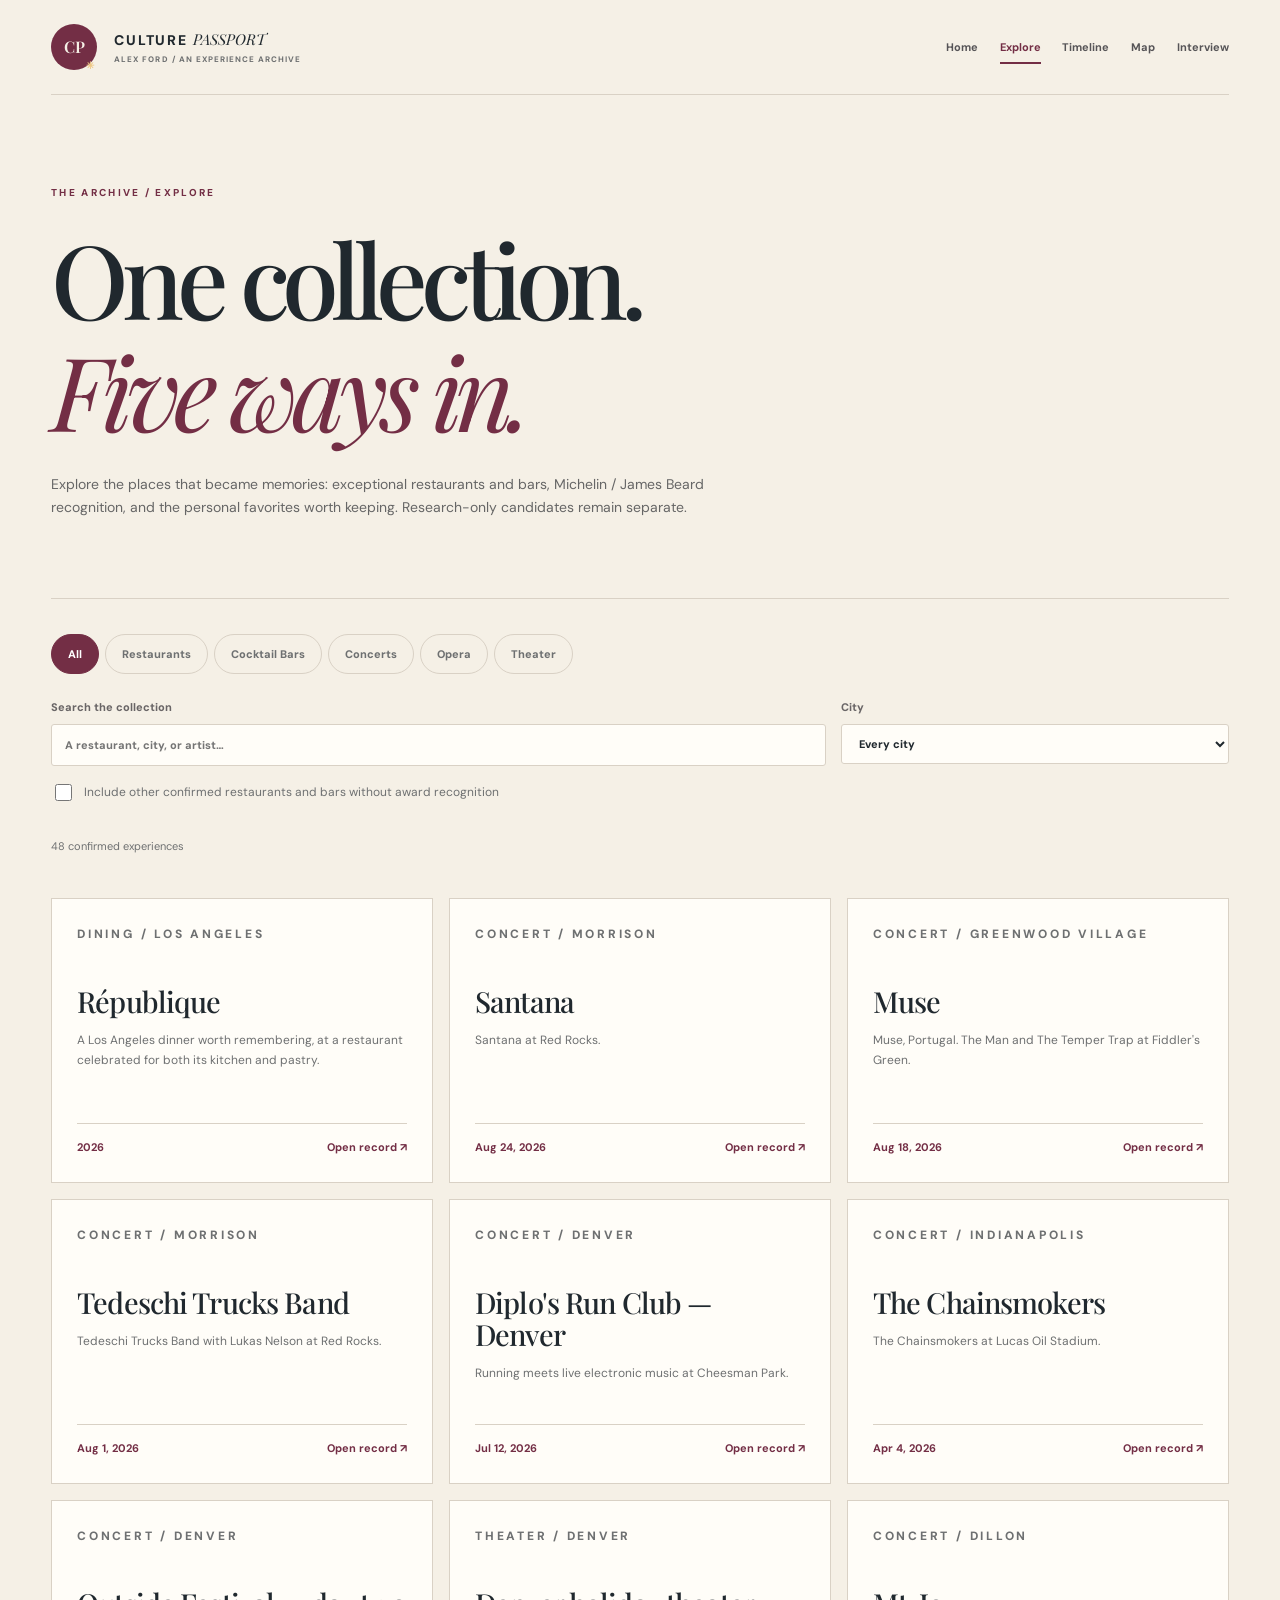
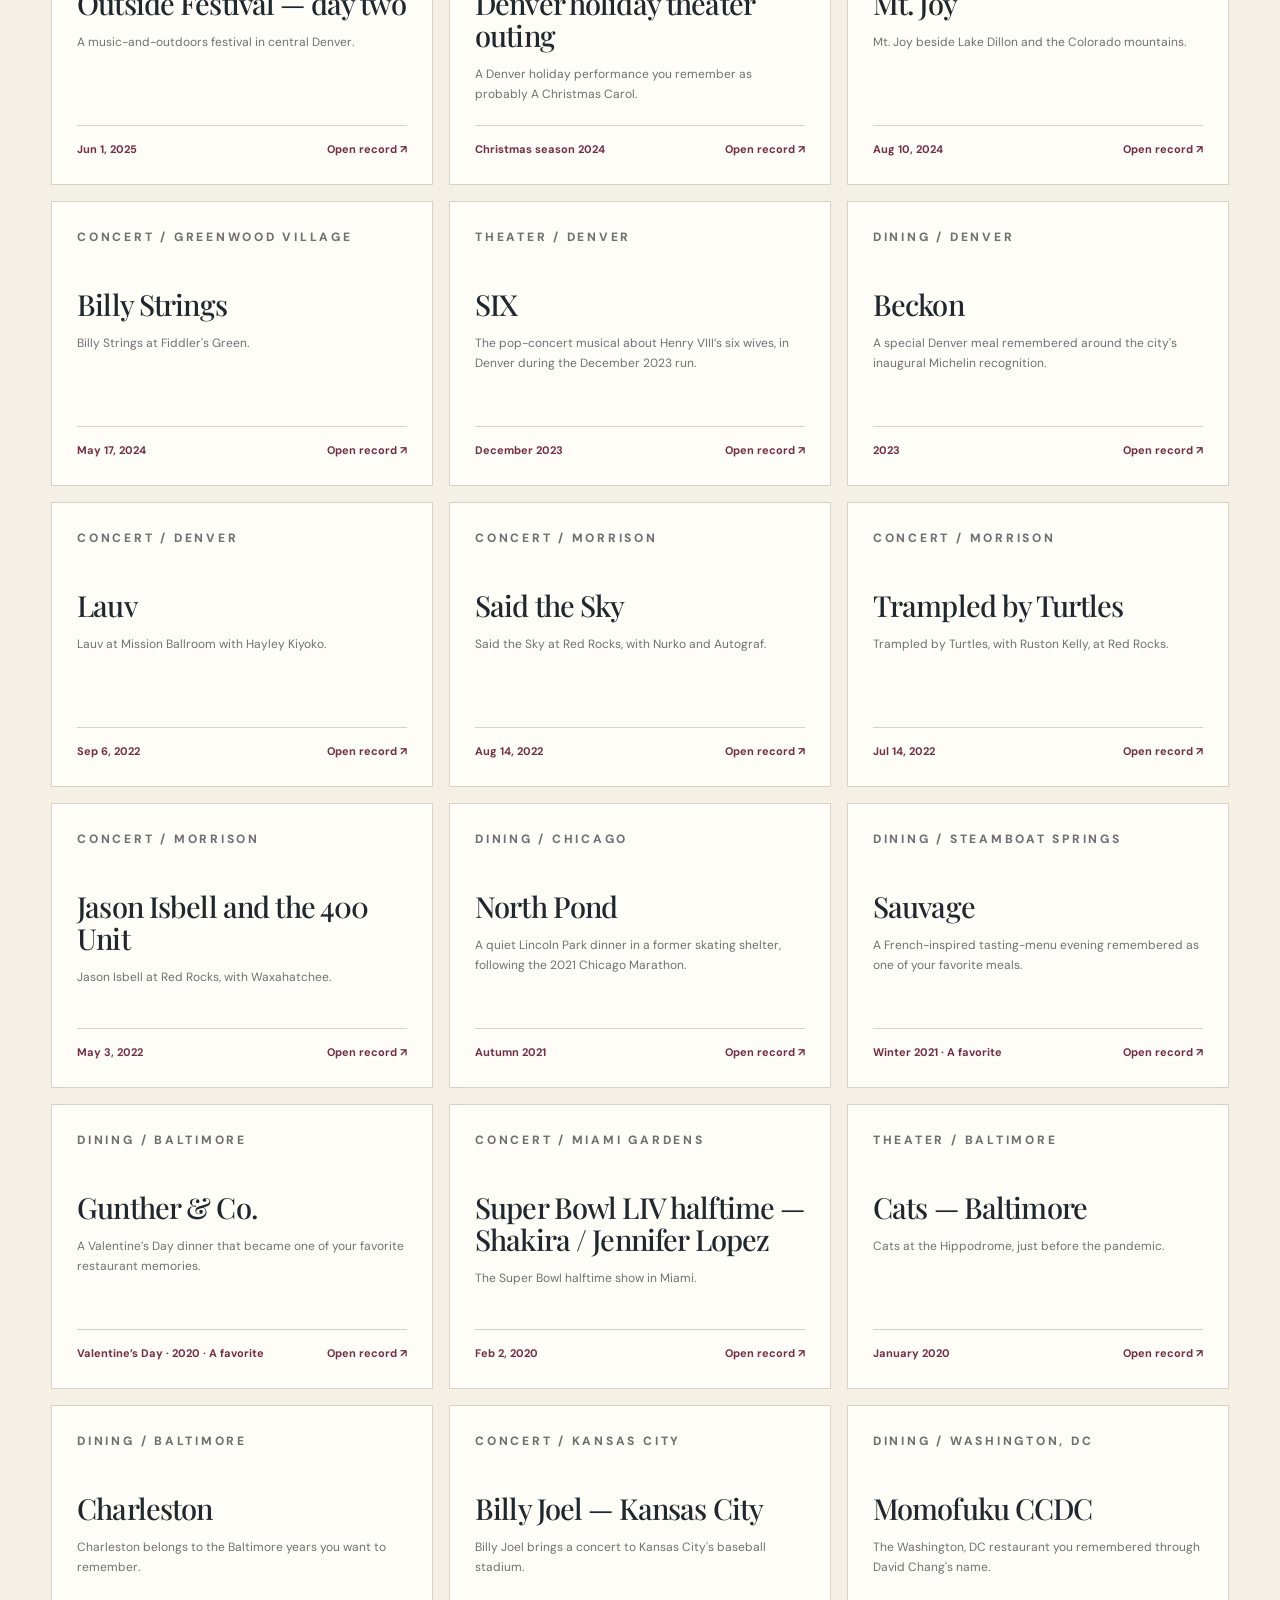
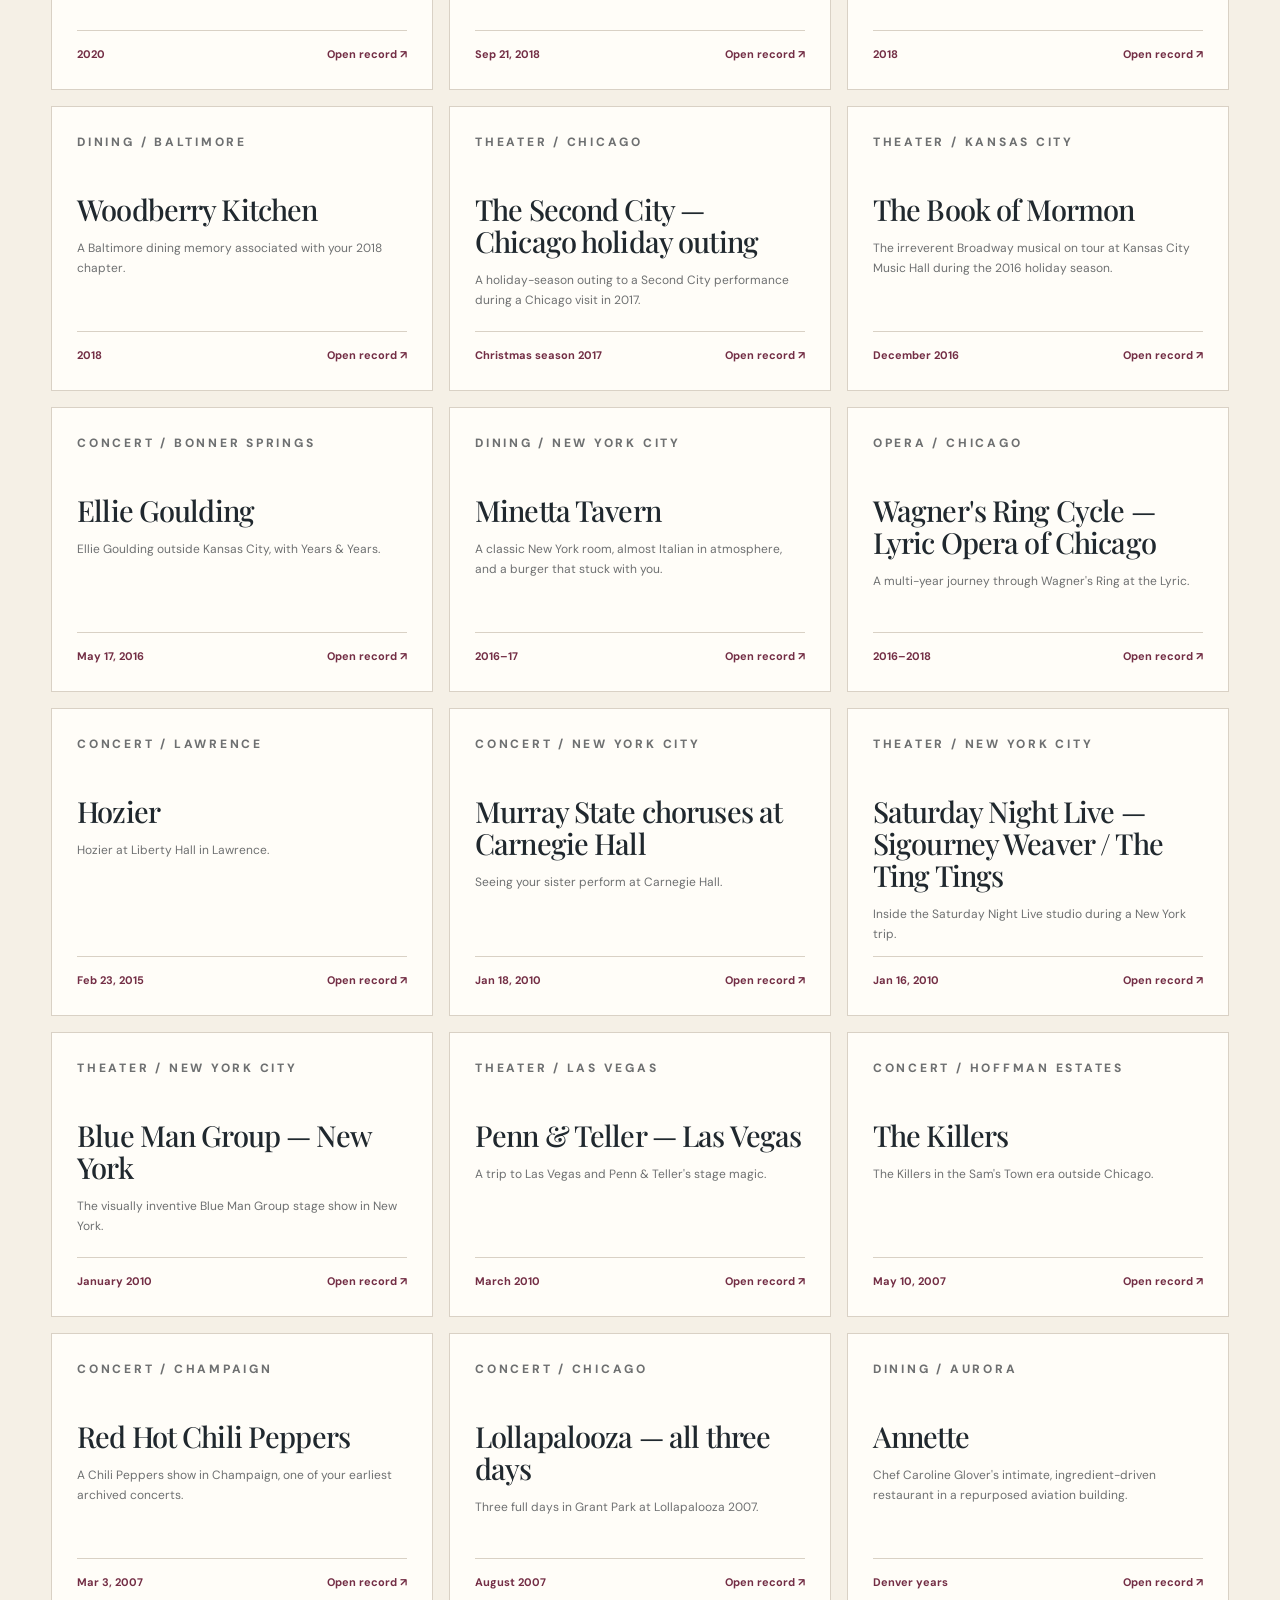
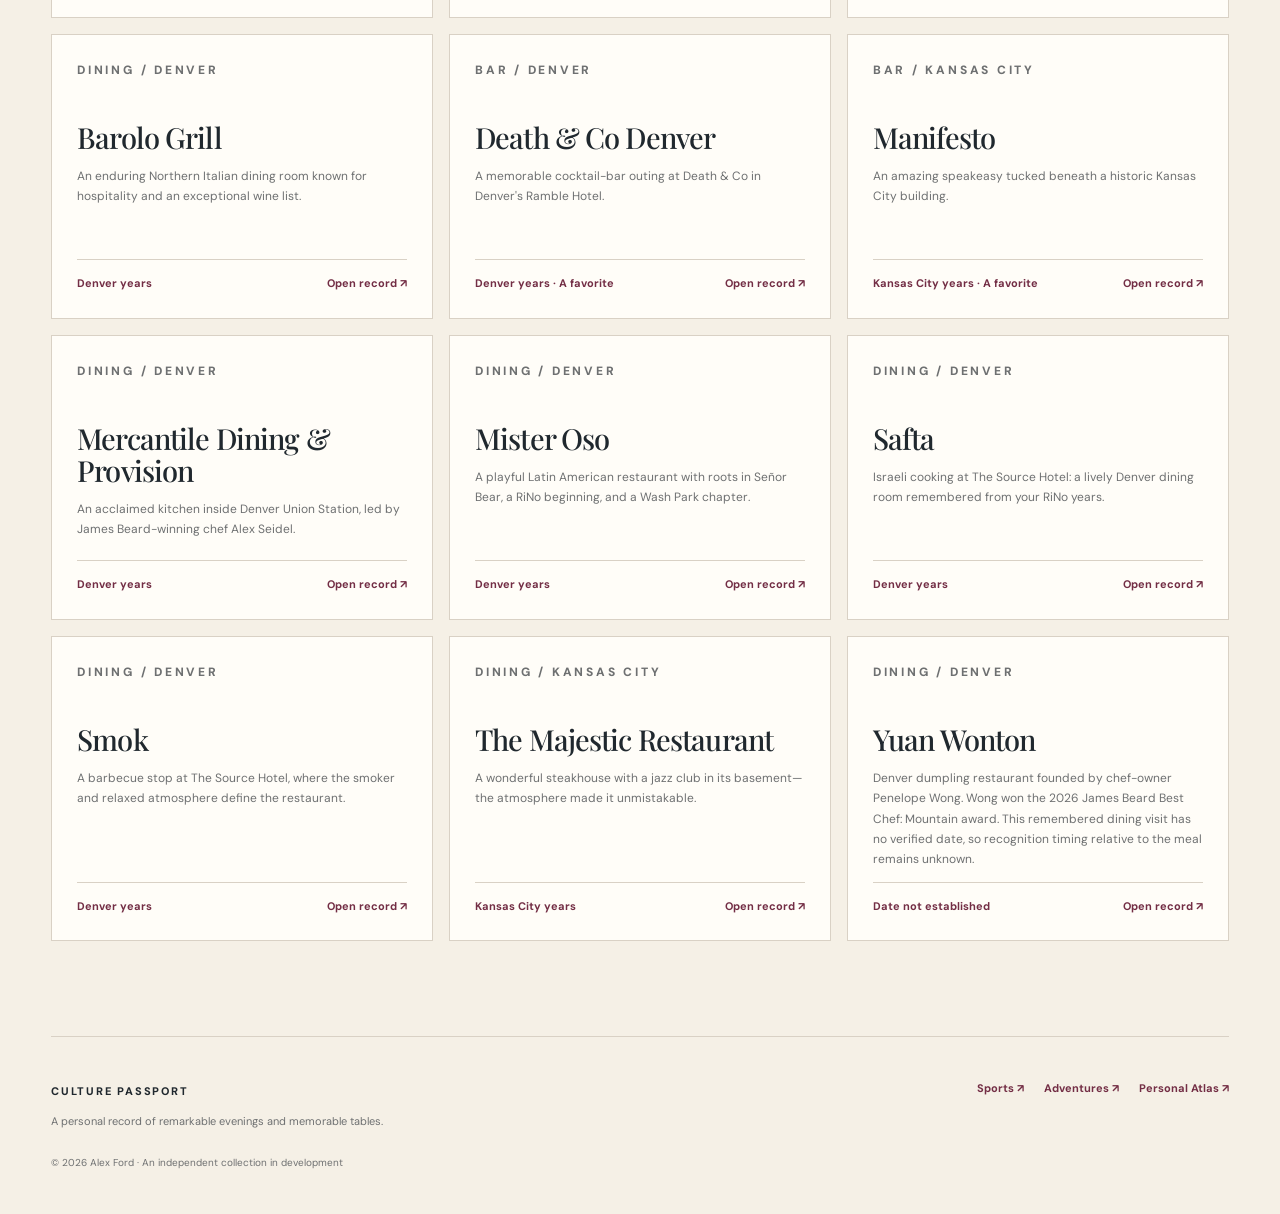
<file: culture/explore.html>
<!doctype html>
<html lang="en"><head>
<meta charset="utf-8"><meta name="viewport" content="width=device-width,initial-scale=1,viewport-fit=cover">
<meta name="theme-color" content="#f5f0e6"><meta name="description" content="Culture Passport — a personal record of restaurants, concerts, operas and theater, organized by memory, venue and time.">
<meta name="robots" content="noindex, nofollow">
<title>Explore | Culture Passport · Alex Ford</title>
<link rel="icon" href="./favicon.svg" type="image/svg+xml"><link rel="stylesheet" href="./assets/site.css?v=20261025">
<script defer src="./assets/app.js?v=20261025"></script>
</head><body data-page="explore"><div class="layout"><header class="masthead">
  <a class="monogram" href="./index.html" aria-label="Culture Passport home">CP<span>✳</span></a>
  <a class="wordmark" href="./index.html">CULTURE <em>PASSPORT</em><small>ALEX FORD / AN EXPERIENCE ARCHIVE</small></a>
  <nav class="nav" aria-label="Primary navigation">
    <a data-nav="home" href="./index.html">Home</a>
    <a data-nav="explore" href="./explore.html">Explore</a>
    <a data-nav="timeline" href="./timeline.html">Timeline</a>
    <a data-nav="map" href="./map.html">Map</a>
    <a data-nav="interview" href="./interview.html">Interview</a>
  </nav>
</header><main id="main">
<section class="page-intro"><p class="eyebrow">THE ARCHIVE / EXPLORE</p><h1>One collection.<br><em>Five ways in.</em></h1><p>Explore the places that became memories: exceptional restaurants and bars, Michelin / James Beard recognition, and the personal favorites worth keeping. Research-only candidates remain separate.</p></section>
<section class="browser" aria-label="Explore controls"><div class="tabstrip" role="group" aria-label="Culture category"><button type="button" data-type="all" class="active" aria-pressed="true">All</button><button type="button" data-type="dining" aria-pressed="false">Restaurants</button><button type="button" data-type="bar" aria-pressed="false">Cocktail Bars</button><button type="button" data-type="concert" aria-pressed="false">Concerts</button><button type="button" data-type="opera" aria-pressed="false">Opera</button><button type="button" data-type="theater" aria-pressed="false">Theater</button></div><div class="filter-row"><label>Search the collection<input id="search" type="search" placeholder="A restaurant, city, or artist…"></label><label>City<select id="city-filter"><option value="">Every city</option></select></label></div><label class="memory-option"><input id="include-memories" type="checkbox"> Include other confirmed restaurants and bars without award recognition</label><p class="result-count" id="result-count" aria-live="polite"></p></section>
<div id="explore-results" class="record-grid" aria-live="polite"><div class="empty">Loading records…</div></div>
</main><footer class="footer">
  <div><strong>CULTURE PASSPORT</strong><p>A personal record of remarkable evenings and memorable tables.</p></div>
  <div class="footer-links"><a href="https://sports.alexlford.com">Sports ↗</a><a href="https://adventures.alexlford.com">Adventures ↗</a><a href="https://alexlford.github.io/life-map/atlas.html">Personal Atlas ↗</a></div>
  <small>© 2026 Alex Ford · An independent collection in development</small>
</footer></div></body></html>
</file>
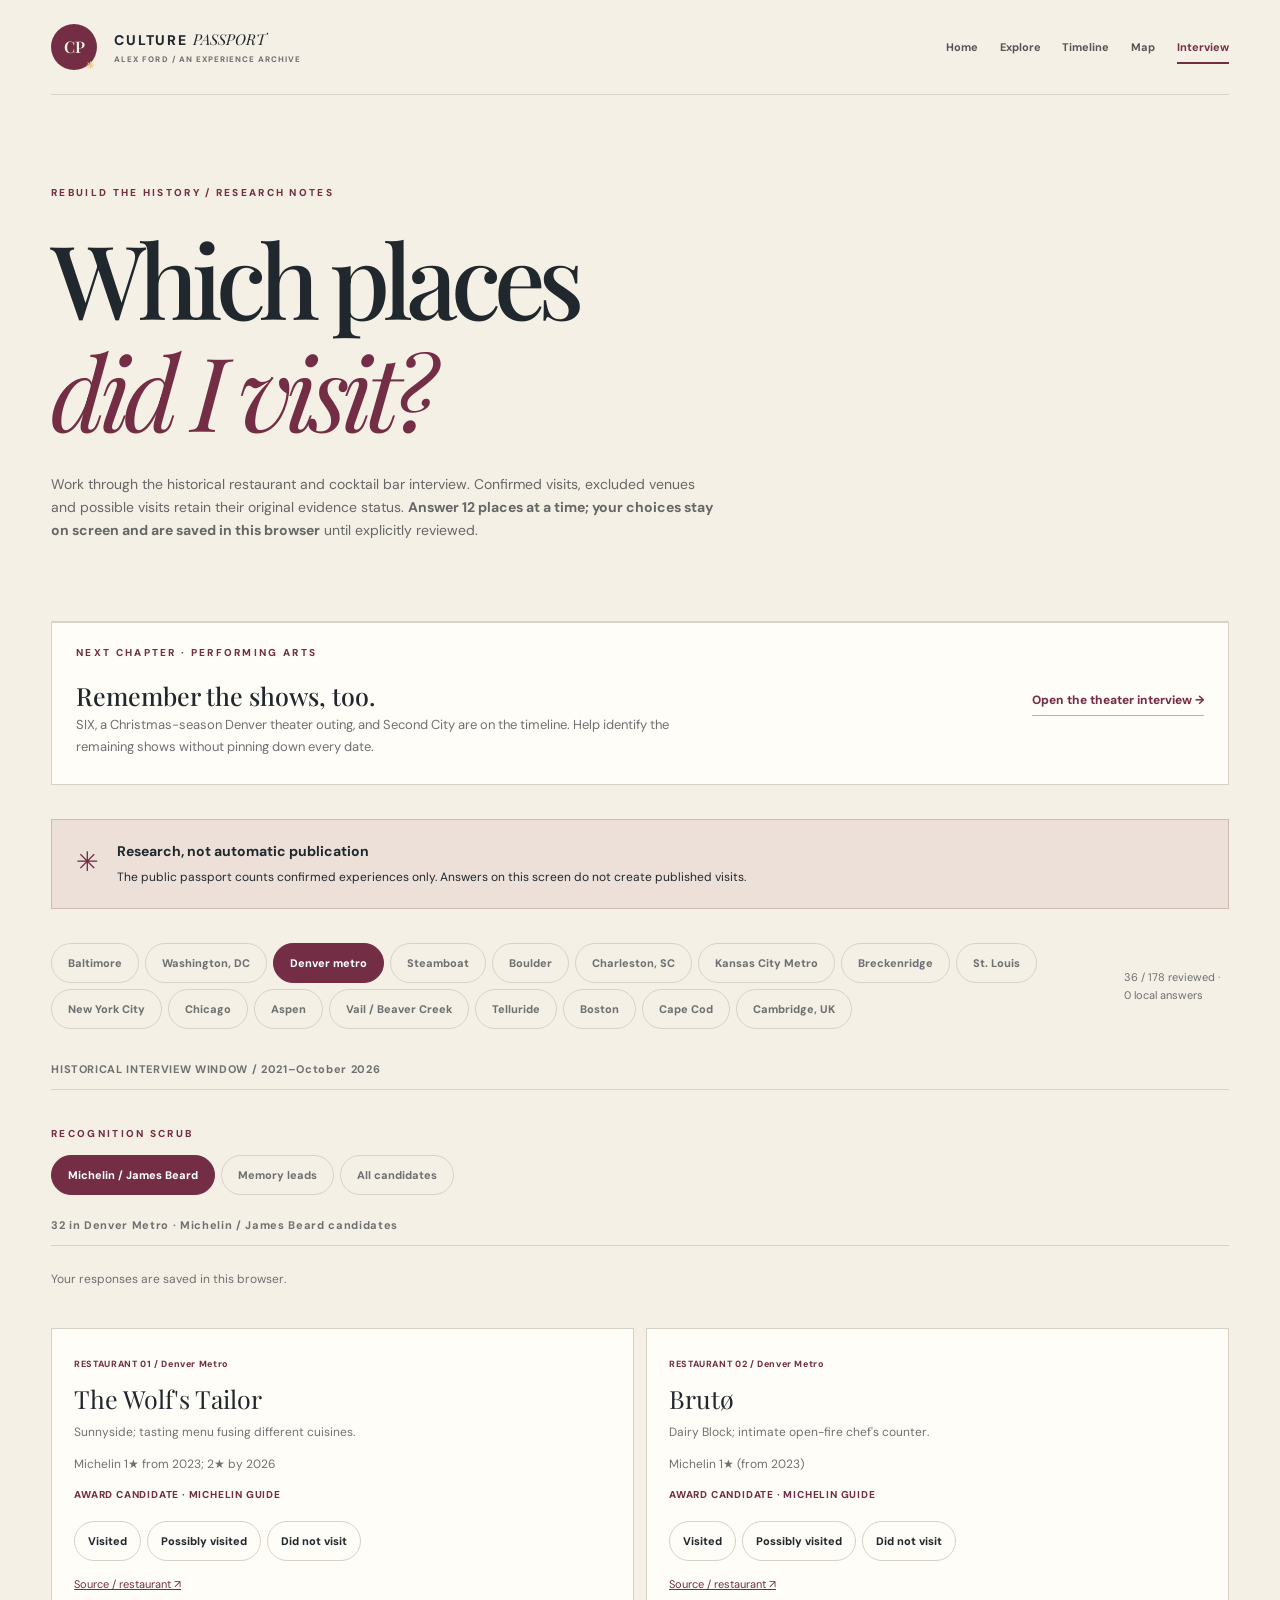
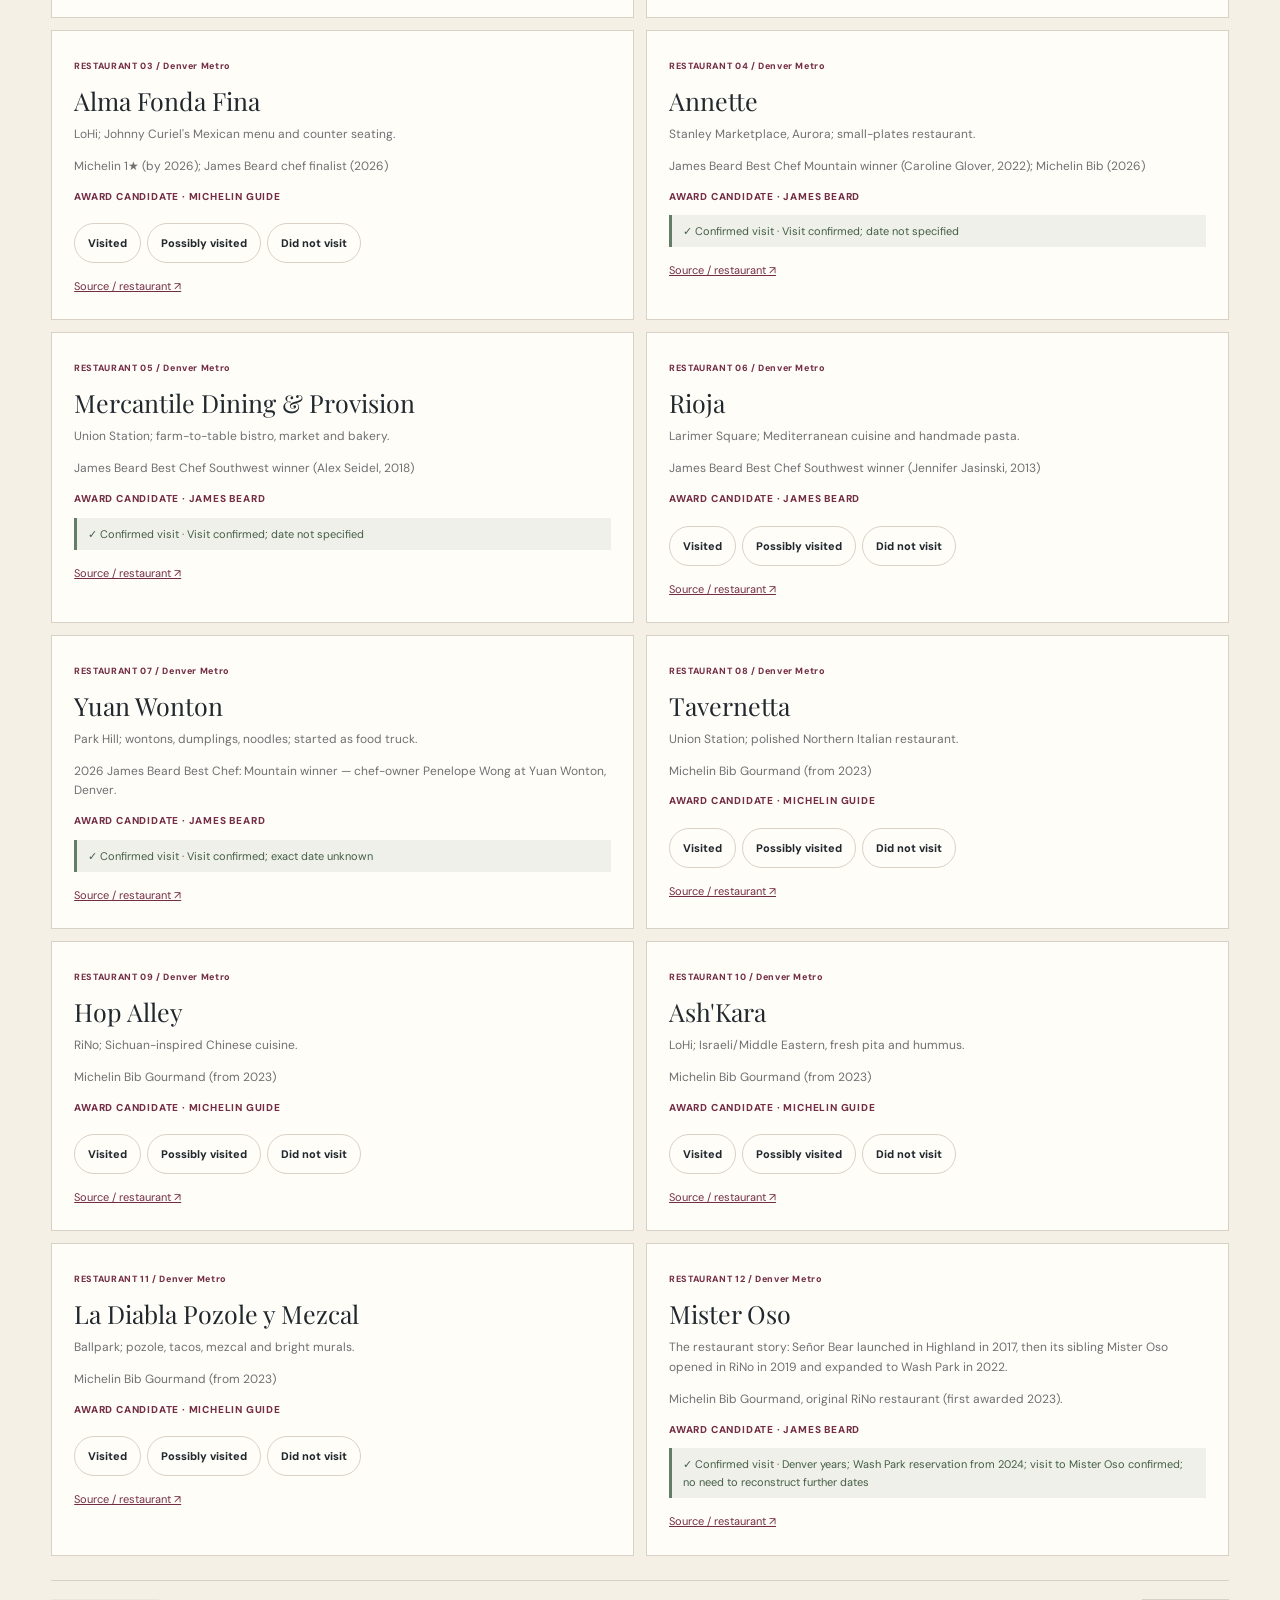
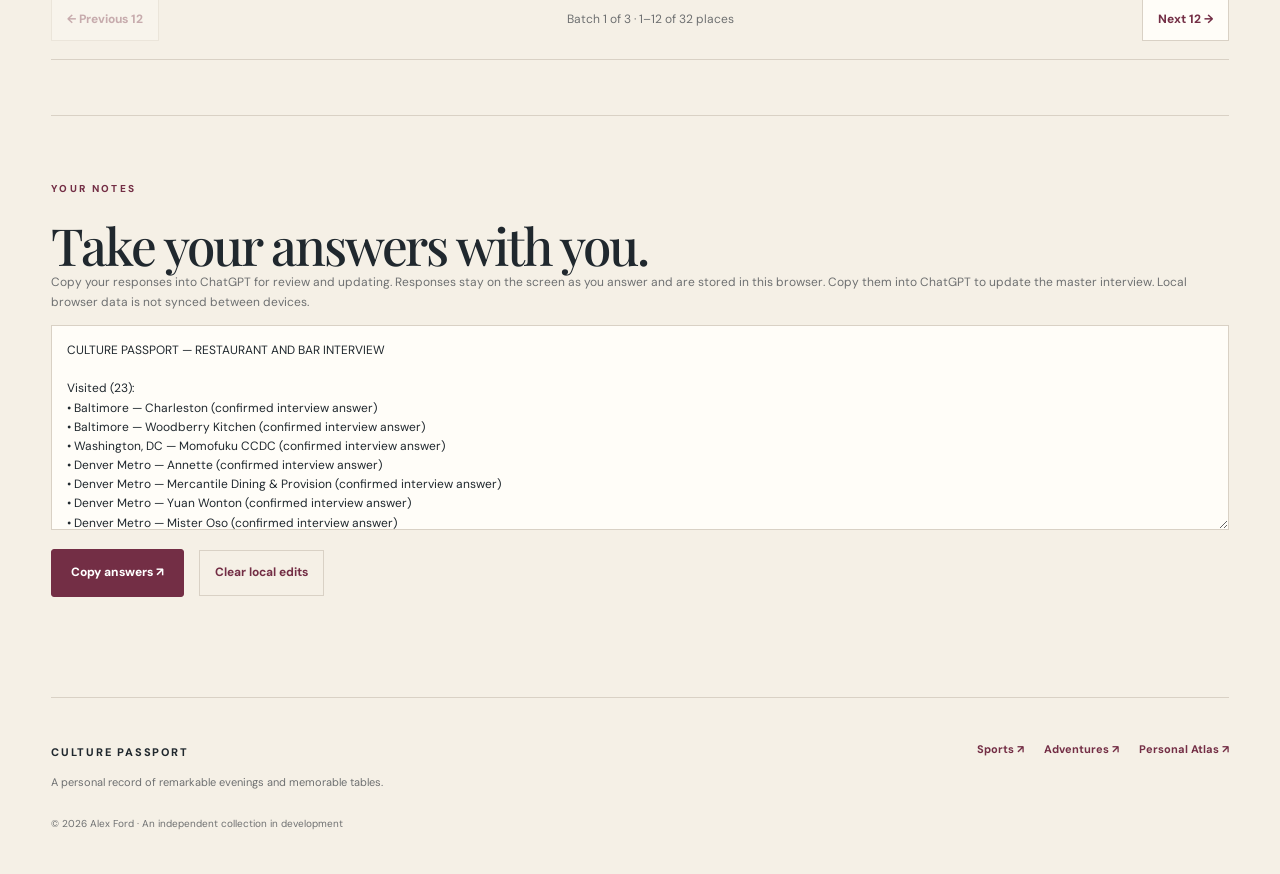
<file: culture/interview.html>
<!doctype html>
<html lang="en"><head>
<meta charset="utf-8"><meta name="viewport" content="width=device-width,initial-scale=1,viewport-fit=cover">
<meta name="theme-color" content="#f5f0e6"><meta name="description" content="Culture Passport — a personal record of restaurants, concerts, operas and theater, organized by memory, venue and time.">
<meta name="robots" content="noindex, nofollow">
<title>Interview | Culture Passport · Alex Ford</title>
<link rel="icon" href="./favicon.svg" type="image/svg+xml"><link rel="stylesheet" href="./assets/site.css?v=20261025">
<script defer src="./assets/app.js?v=20261025"></script>
</head><body data-page="interview"><div class="layout"><header class="masthead">
  <a class="monogram" href="./index.html" aria-label="Culture Passport home">CP<span>✳</span></a>
  <a class="wordmark" href="./index.html">CULTURE <em>PASSPORT</em><small>ALEX FORD / AN EXPERIENCE ARCHIVE</small></a>
  <nav class="nav" aria-label="Primary navigation">
    <a data-nav="home" href="./index.html">Home</a>
    <a data-nav="explore" href="./explore.html">Explore</a>
    <a data-nav="timeline" href="./timeline.html">Timeline</a>
    <a data-nav="map" href="./map.html">Map</a>
    <a data-nav="interview" href="./interview.html">Interview</a>
  </nav>
</header><main id="main">
<section class="page-intro"><p class="eyebrow">REBUILD THE HISTORY / RESEARCH NOTES</p><h1>Which places<br><em>did I visit?</em></h1><p>Work through the historical restaurant and cocktail bar interview. Confirmed visits, excluded venues and possible visits retain their original evidence status. <strong>Answer 12 places at a time; your choices stay on screen and are saved in this browser</strong> until explicitly reviewed.</p></section>
<section class="arts-interview-invite" aria-label="Performing arts interview"><div><p class="eyebrow">NEXT CHAPTER · PERFORMING ARTS</p><h2>Remember the shows, too.</h2><p>SIX, a Christmas-season Denver theater outing, and Second City are on the timeline. Help identify the remaining shows without pinning down every date.</p></div><a class="text-link" href="./performance-interview.html">Open the theater interview →</a></section>
<div class="interview-banner"><span>✳</span><div><strong>Research, not automatic publication</strong><p>The public passport counts confirmed experiences only. Answers on this screen do not create published visits.</p></div></div>
<div class="interview-actions"><div class="tabstrip" role="group" aria-label="Interview area"><button data-area="Baltimore" aria-pressed="true" class="active">Baltimore</button><button data-area="Washington, DC" aria-pressed="false">Washington, DC</button><button data-area="Denver Metro" aria-pressed="false">Denver metro</button><button data-area="Steamboat Springs" aria-pressed="false">Steamboat</button></div><span id="interview-progress"></span></div>
<p id="interview-period" class="interview-period" aria-live="polite"></p>
<div class="interview-screen"><p class="eyebrow">RECOGNITION SCRUB</p><div class="tabstrip" id="screening-mode" role="group" aria-label="Candidate eligibility"><button type="button" data-screen="awards" class="active" aria-pressed="true">Michelin / James Beard</button><button type="button" data-screen="leads" aria-pressed="false">Memory leads</button><button type="button" data-screen="all" aria-pressed="false">All candidates</button></div><p id="screening-count" class="interview-period" aria-live="polite"></p><p id="interview-save-status" class="interview-save-status" role="status">Answers stay visible after you select them.</p></div><div class="interview-list" id="interview-list" aria-live="polite"><div class="empty">Loading restaurant interview…</div></div>
<div class="interview-pagination" role="group" aria-label="Interview batches"><button id="interview-previous" type="button">← Previous 12</button><span id="interview-page-state" aria-live="polite">Loading batch…</span><button id="interview-next" type="button">Next 12 →</button></div>
<section class="copy-panel"><p class="eyebrow">YOUR NOTES</p><h2>Take your answers with you.</h2><p>Copy your responses into ChatGPT for review and updating. Responses stay on the screen as you answer and are stored in this browser. Copy them into ChatGPT to update the master interview. Local browser data is not synced between devices.</p><textarea id="interview-summary" rows="9" readonly aria-label="Copyable interview results"></textarea><div class="copy-actions"><button class="button-main" id="copy-interview">Copy answers ↗</button><button class="button-quiet" id="reset-interview">Clear local edits</button><span id="copy-status" role="status"></span></div></section>
</main><footer class="footer">
  <div><strong>CULTURE PASSPORT</strong><p>A personal record of remarkable evenings and memorable tables.</p></div>
  <div class="footer-links"><a href="https://sports.alexlford.com">Sports ↗</a><a href="https://adventures.alexlford.com">Adventures ↗</a><a href="https://alexlford.github.io/life-map/atlas.html">Personal Atlas ↗</a></div>
  <small>© 2026 Alex Ford · An independent collection in development</small>
</footer></div></body></html>
</file>
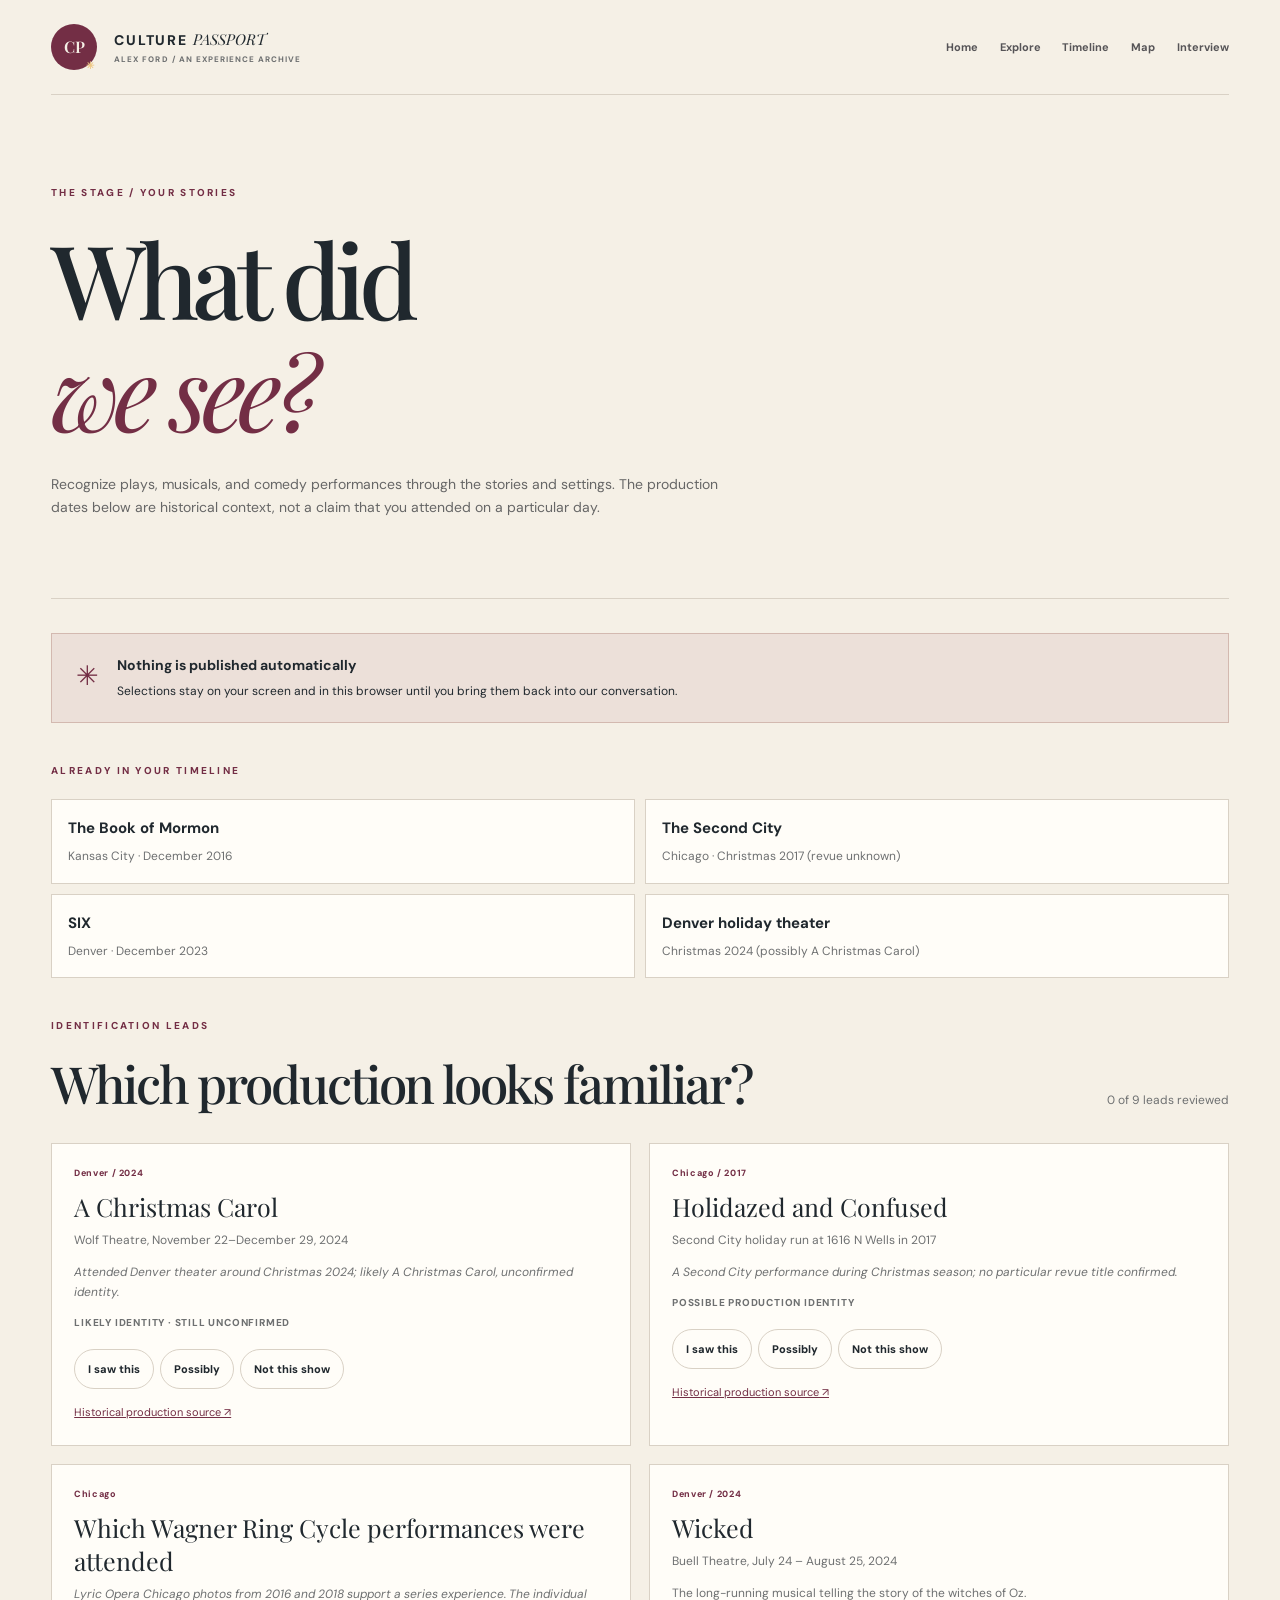
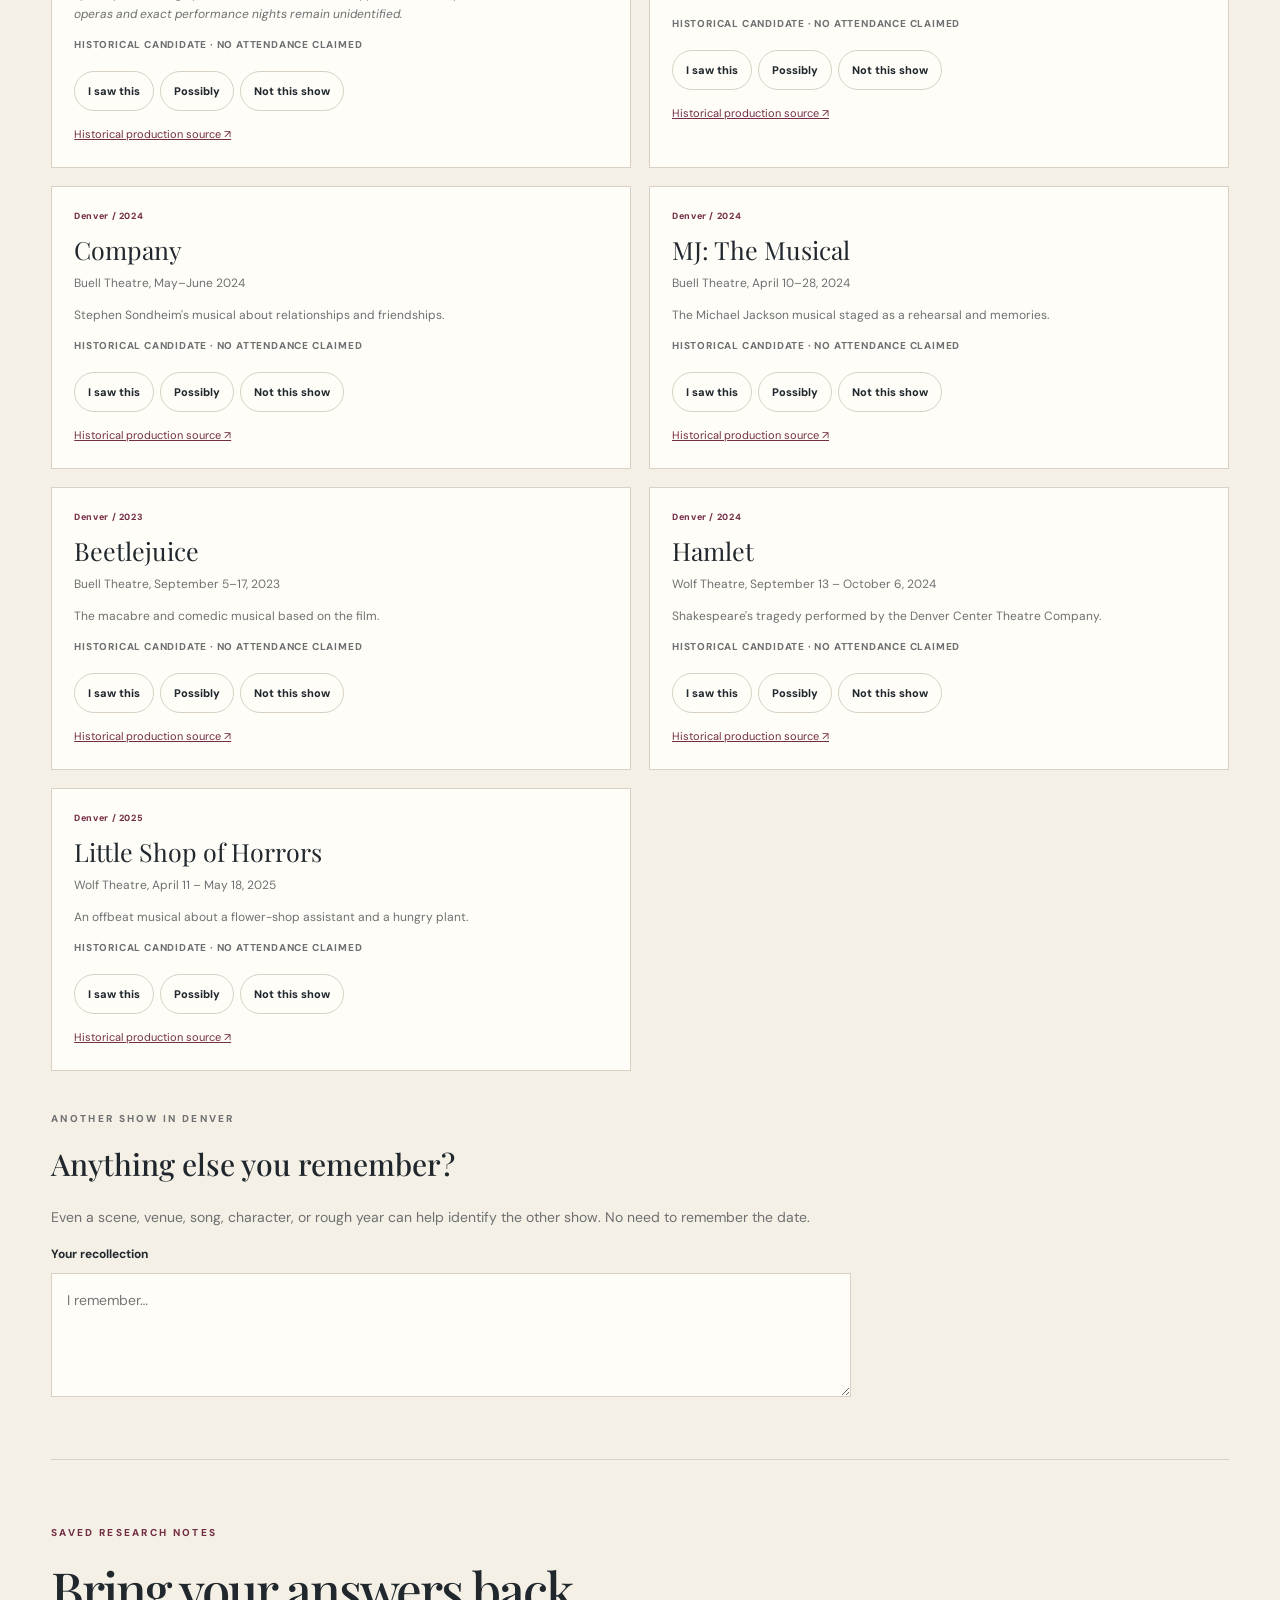
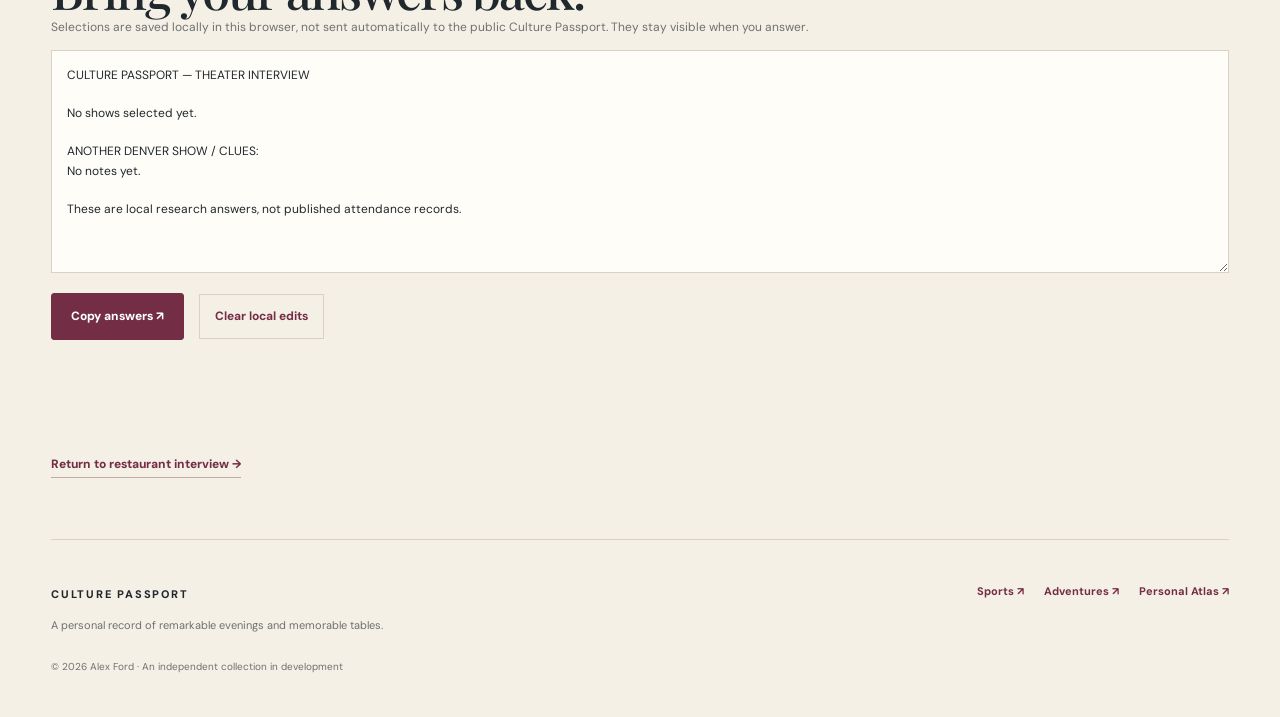
<file: culture/performance-interview.html>
<!doctype html>
<html lang="en"><head><meta charset="utf-8"><meta name="viewport" content="width=device-width,initial-scale=1,viewport-fit=cover">
<meta name="theme-color" content="#f5f0e6"><meta name="description" content="Culture Passport: recognize plays, musicals, and live performances from remembered experiences.">
<meta name="robots" content="noindex, nofollow"><title>Performance Interview | Culture Passport</title>
<link rel="icon" href="./favicon.svg" type="image/svg+xml"><link rel="stylesheet" href="./assets/site.css?v=20261025">
<script defer src="./assets/performance-interview.js?v=20261025"></script></head>
<body data-page="interview"><div class="layout"><header class="masthead">
  <a class="monogram" href="./index.html" aria-label="Culture Passport home">CP<span>✳</span></a>
  <a class="wordmark" href="./index.html">CULTURE <em>PASSPORT</em><small>ALEX FORD / AN EXPERIENCE ARCHIVE</small></a>
  <nav class="nav" aria-label="Primary navigation">
    <a data-nav="home" href="./index.html">Home</a>
    <a data-nav="explore" href="./explore.html">Explore</a>
    <a data-nav="timeline" href="./timeline.html">Timeline</a>
    <a data-nav="map" href="./map.html">Map</a>
    <a data-nav="interview" href="./interview.html">Interview</a>
  </nav>
</header><main id="main">
<section class="page-intro"><p class="eyebrow">THE STAGE / YOUR STORIES</p><h1>What did<br><em>we see?</em></h1><p>Recognize plays, musicals, and comedy performances through the stories and settings. The production dates below are historical context, not a claim that you attended on a particular day.</p></section>
<div class="interview-banner"><span>✳</span><div><strong>Nothing is published automatically</strong><p>Selections stay on your screen and in this browser until you bring them back into our conversation.</p></div></div>
<section class="performance-confirmed">
<p class="eyebrow">ALREADY IN YOUR TIMELINE</p><div class="performance-known-grid">
<a href="./record.html?id=theater-book-of-mormon-kansas-city-2016"><strong>The Book of Mormon</strong><span>Kansas City · December 2016</span></a>
<a href="./record.html?id=theater-second-city-chicago-2017"><strong>The Second City</strong><span>Chicago · Christmas 2017 (revue unknown)</span></a>
<a href="./record.html?id=theater-six-denver-2023"><strong>SIX</strong><span>Denver · December 2023</span></a>
<a href="./record.html?id=theater-denver-holiday-theater-2024"><strong>Denver holiday theater</strong><span>Christmas 2024 (possibly A Christmas Carol)</span></a>
</div></section>
<section class="performance-screening"><div class="section-head"><div><p class="eyebrow">IDENTIFICATION LEADS</p><h2>Which production looks familiar?</h2></div><span id="performance-progress" class="performance-progress" aria-live="polite">Loading…</span></div>
<div id="performance-candidates" class="performance-candidates" aria-live="polite"><p class="empty">Loading theater candidates…</p></div></section>
<section class="performance-memory-notes"><p class="eyebrow">ANOTHER SHOW IN DENVER</p><h2>Anything else you remember?</h2><p>Even a scene, venue, song, character, or rough year can help identify the other show. No need to remember the date.</p>
<label for="performance-notes">Your recollection</label><textarea id="performance-notes" rows="4" placeholder="I remember…"></textarea></section>
<section class="copy-panel"><p class="eyebrow">SAVED RESEARCH NOTES</p><h2>Bring your answers back.</h2><p>Selections are saved locally in this browser, not sent automatically to the public Culture Passport. They stay visible when you answer.</p>
<textarea id="performance-summary" rows="10" readonly aria-label="Copyable theater interview notes"></textarea>
<div class="copy-actions"><button class="button-main" id="copy-performance" type="button">Copy answers ↗</button><button class="button-quiet" id="clear-performance" type="button">Clear local edits</button><span id="performance-copy-status" role="status"></span></div></section>
<p class="performance-return"><a class="text-link" href="./interview.html">Return to restaurant interview →</a></p>
</main><footer class="footer">
  <div><strong>CULTURE PASSPORT</strong><p>A personal record of remarkable evenings and memorable tables.</p></div>
  <div class="footer-links"><a href="https://sports.alexlford.com">Sports ↗</a><a href="https://adventures.alexlford.com">Adventures ↗</a><a href="https://alexlford.github.io/life-map/atlas.html">Personal Atlas ↗</a></div>
  <small>© 2026 Alex Ford · An independent collection in development</small>
</footer></div></body></html>
</file>
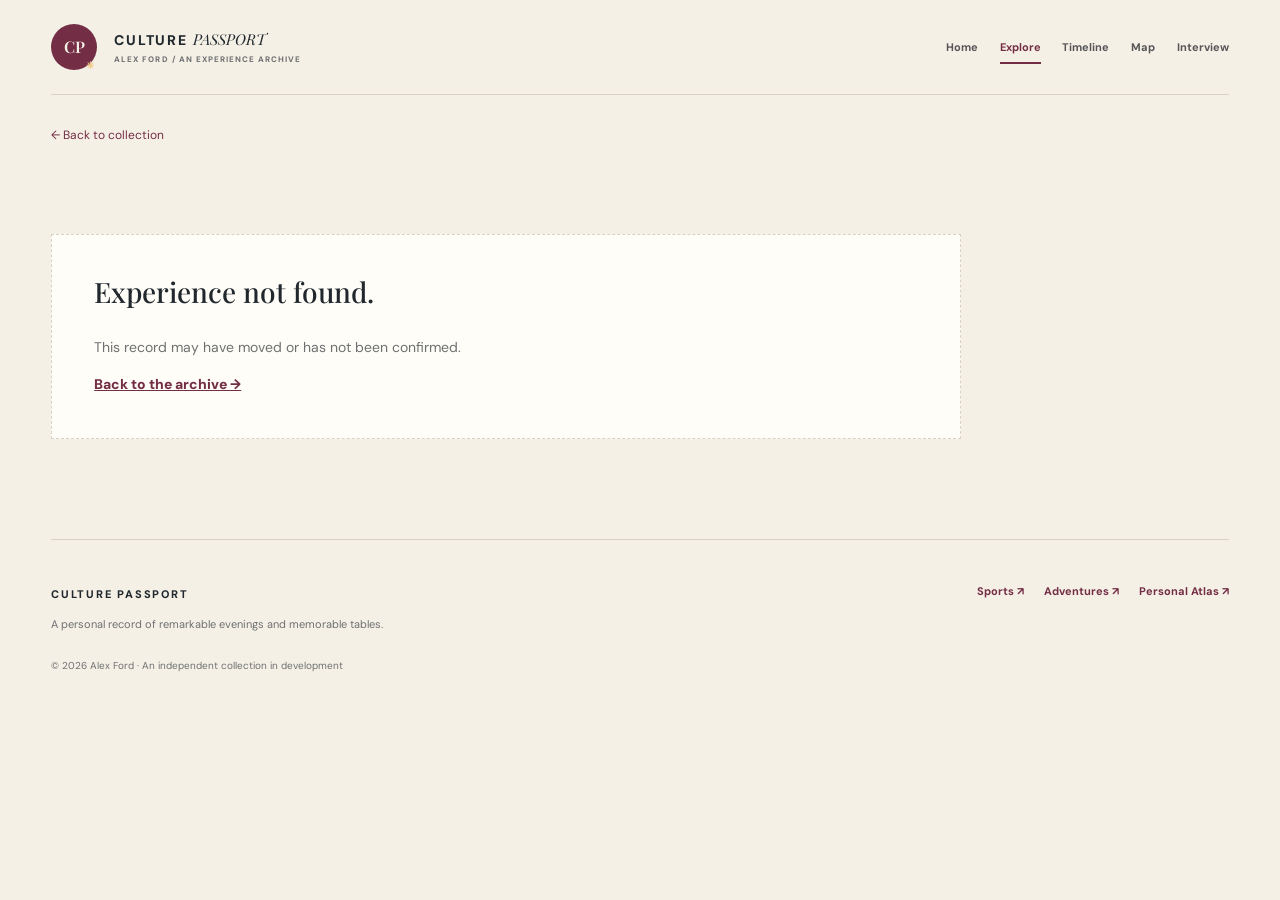
<file: culture/record.html>
<!doctype html>
<html lang="en"><head>
<meta charset="utf-8"><meta name="viewport" content="width=device-width,initial-scale=1,viewport-fit=cover">
<meta name="theme-color" content="#f5f0e6"><meta name="description" content="Culture Passport — a personal record of restaurants, concerts, operas and theater, organized by memory, venue and time.">
<meta name="robots" content="noindex, nofollow">
<title>Experience | Culture Passport · Alex Ford</title>
<link rel="icon" href="./favicon.svg" type="image/svg+xml"><link rel="stylesheet" href="./assets/site.css?v=20261025">
<script defer src="./assets/app.js?v=20261025"></script>
</head><body data-page="record"><div class="layout"><header class="masthead">
  <a class="monogram" href="./index.html" aria-label="Culture Passport home">CP<span>✳</span></a>
  <a class="wordmark" href="./index.html">CULTURE <em>PASSPORT</em><small>ALEX FORD / AN EXPERIENCE ARCHIVE</small></a>
  <nav class="nav" aria-label="Primary navigation">
    <a data-nav="home" href="./index.html">Home</a>
    <a data-nav="explore" href="./explore.html">Explore</a>
    <a data-nav="timeline" href="./timeline.html">Timeline</a>
    <a data-nav="map" href="./map.html">Map</a>
    <a data-nav="interview" href="./interview.html">Interview</a>
  </nav>
</header><main id="main">
<nav class="breadcrumbs" aria-label="Breadcrumb"><a href="./explore.html">← Back to collection</a></nav>
<article id="record-detail" class="detail"><div class="empty">Loading experience…</div></article>
</main><footer class="footer">
  <div><strong>CULTURE PASSPORT</strong><p>A personal record of remarkable evenings and memorable tables.</p></div>
  <div class="footer-links"><a href="https://sports.alexlford.com">Sports ↗</a><a href="https://adventures.alexlford.com">Adventures ↗</a><a href="https://alexlford.github.io/life-map/atlas.html">Personal Atlas ↗</a></div>
  <small>© 2026 Alex Ford · An independent collection in development</small>
</footer></div></body></html>
</file>
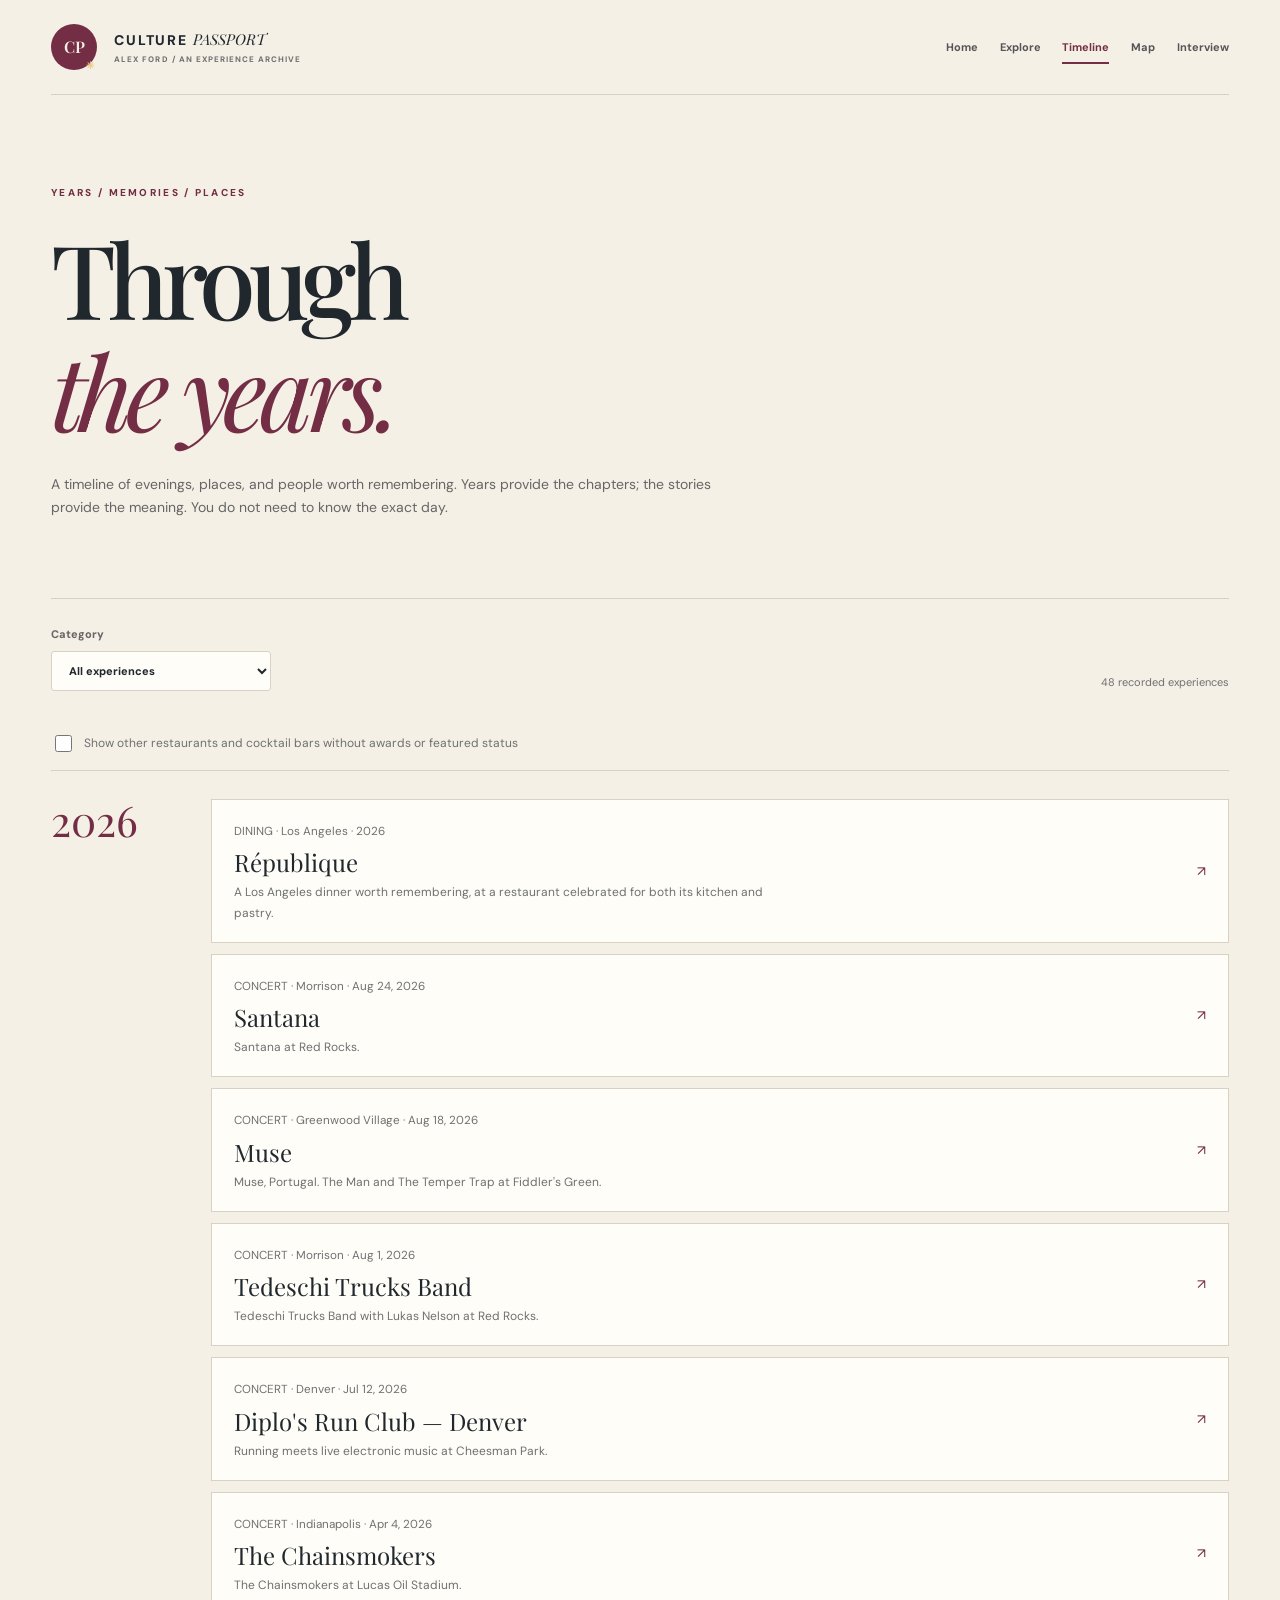
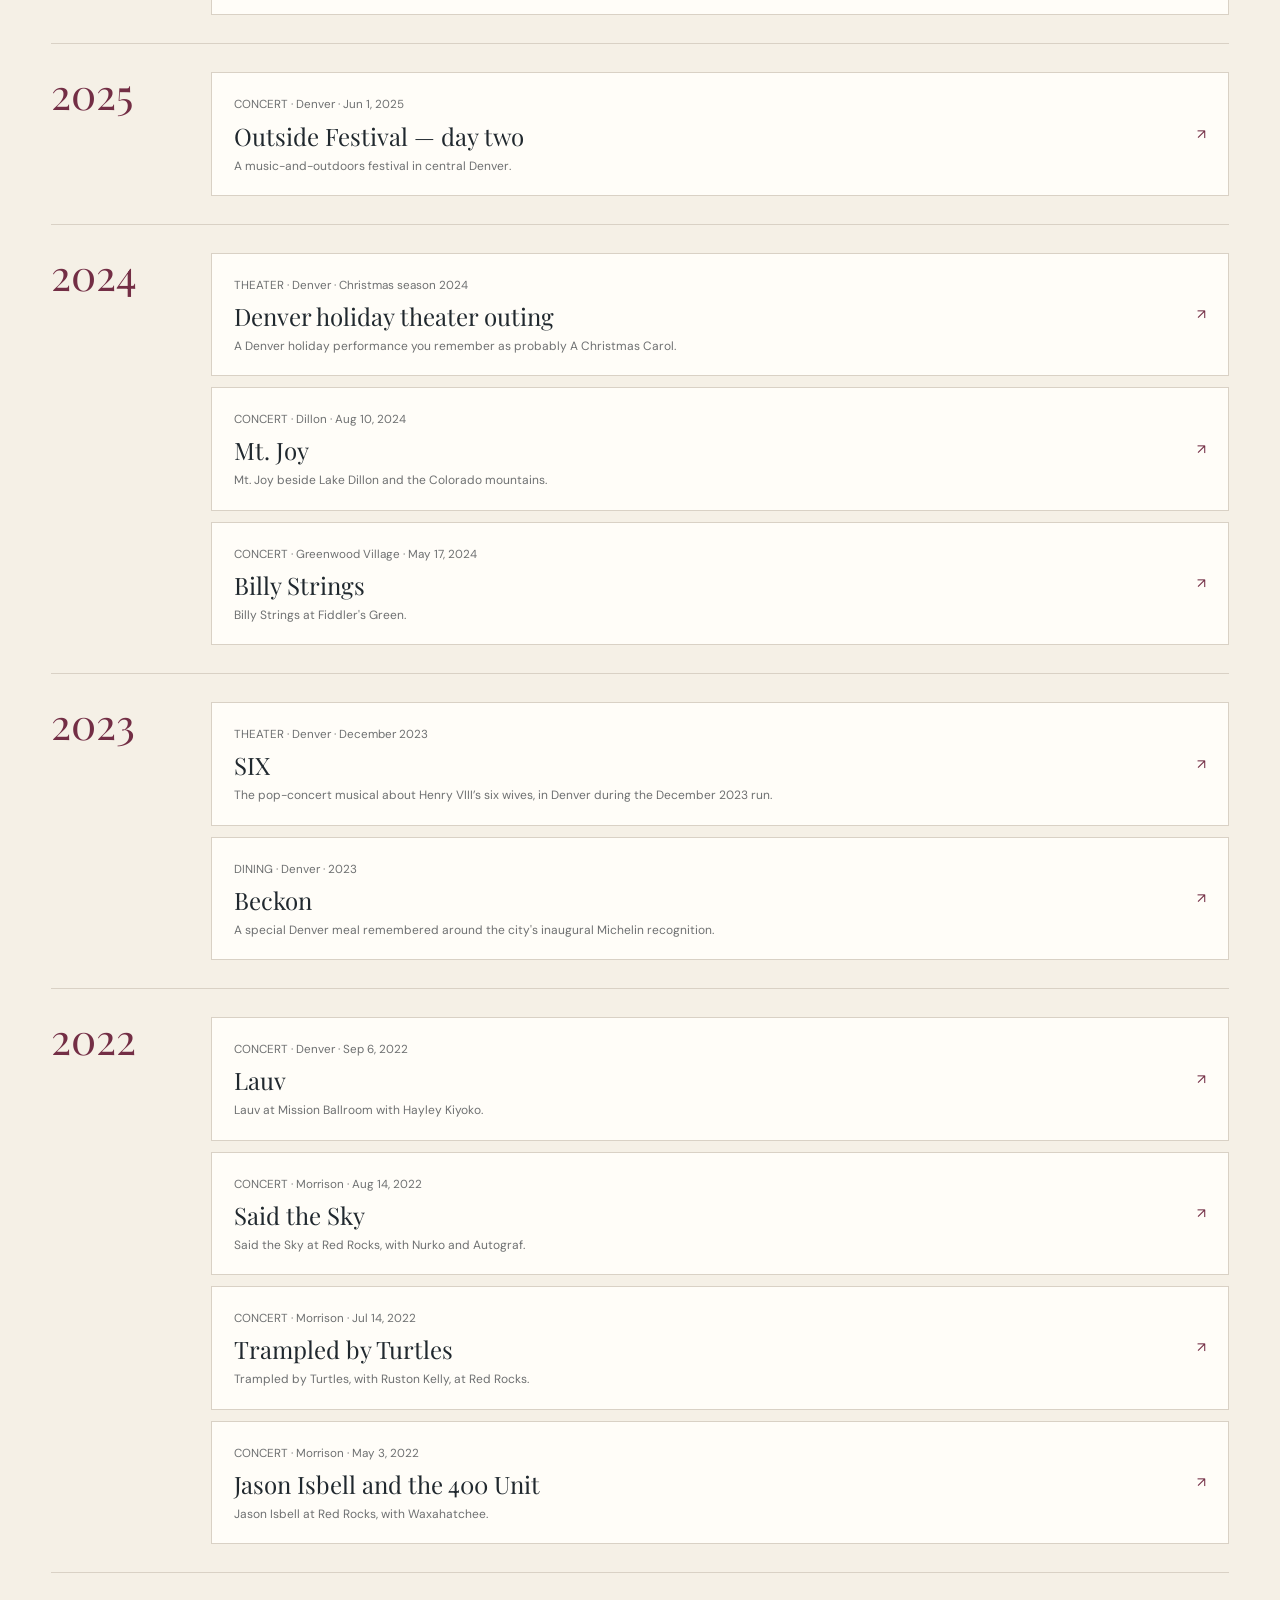
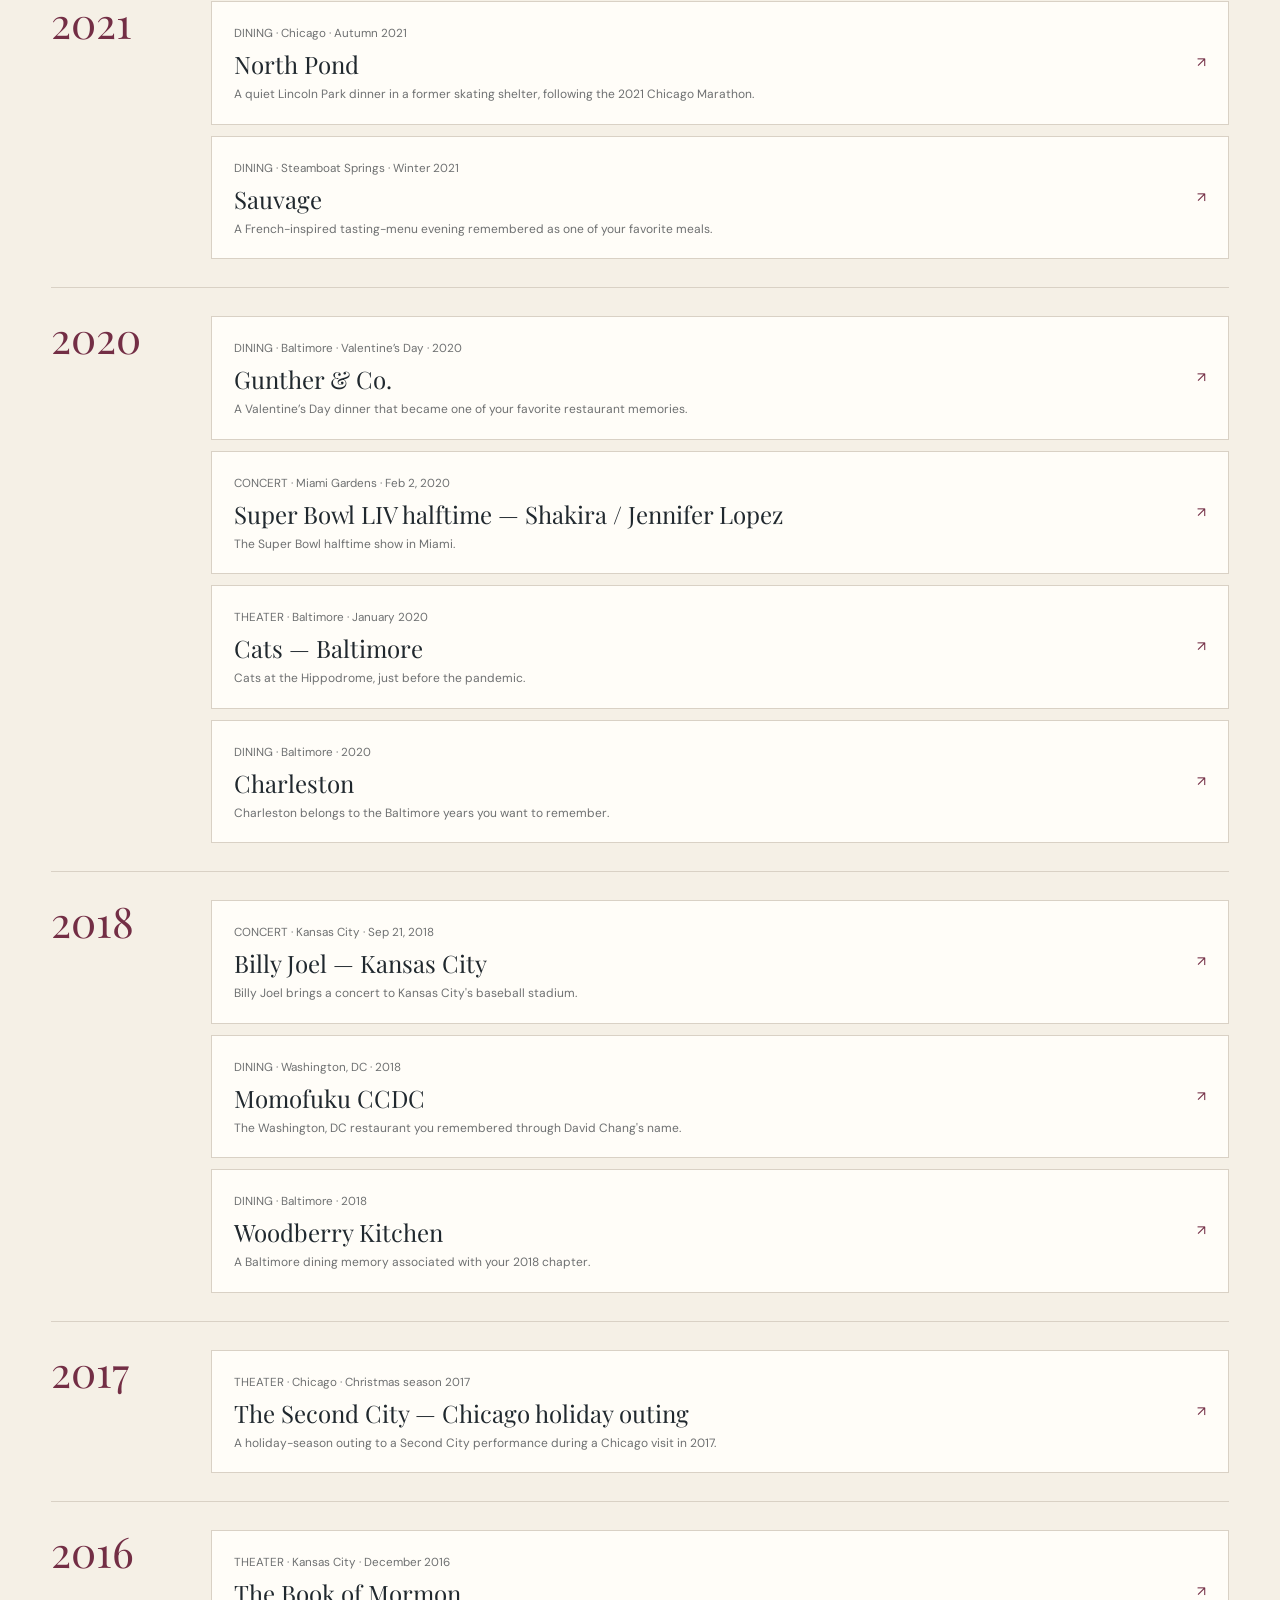
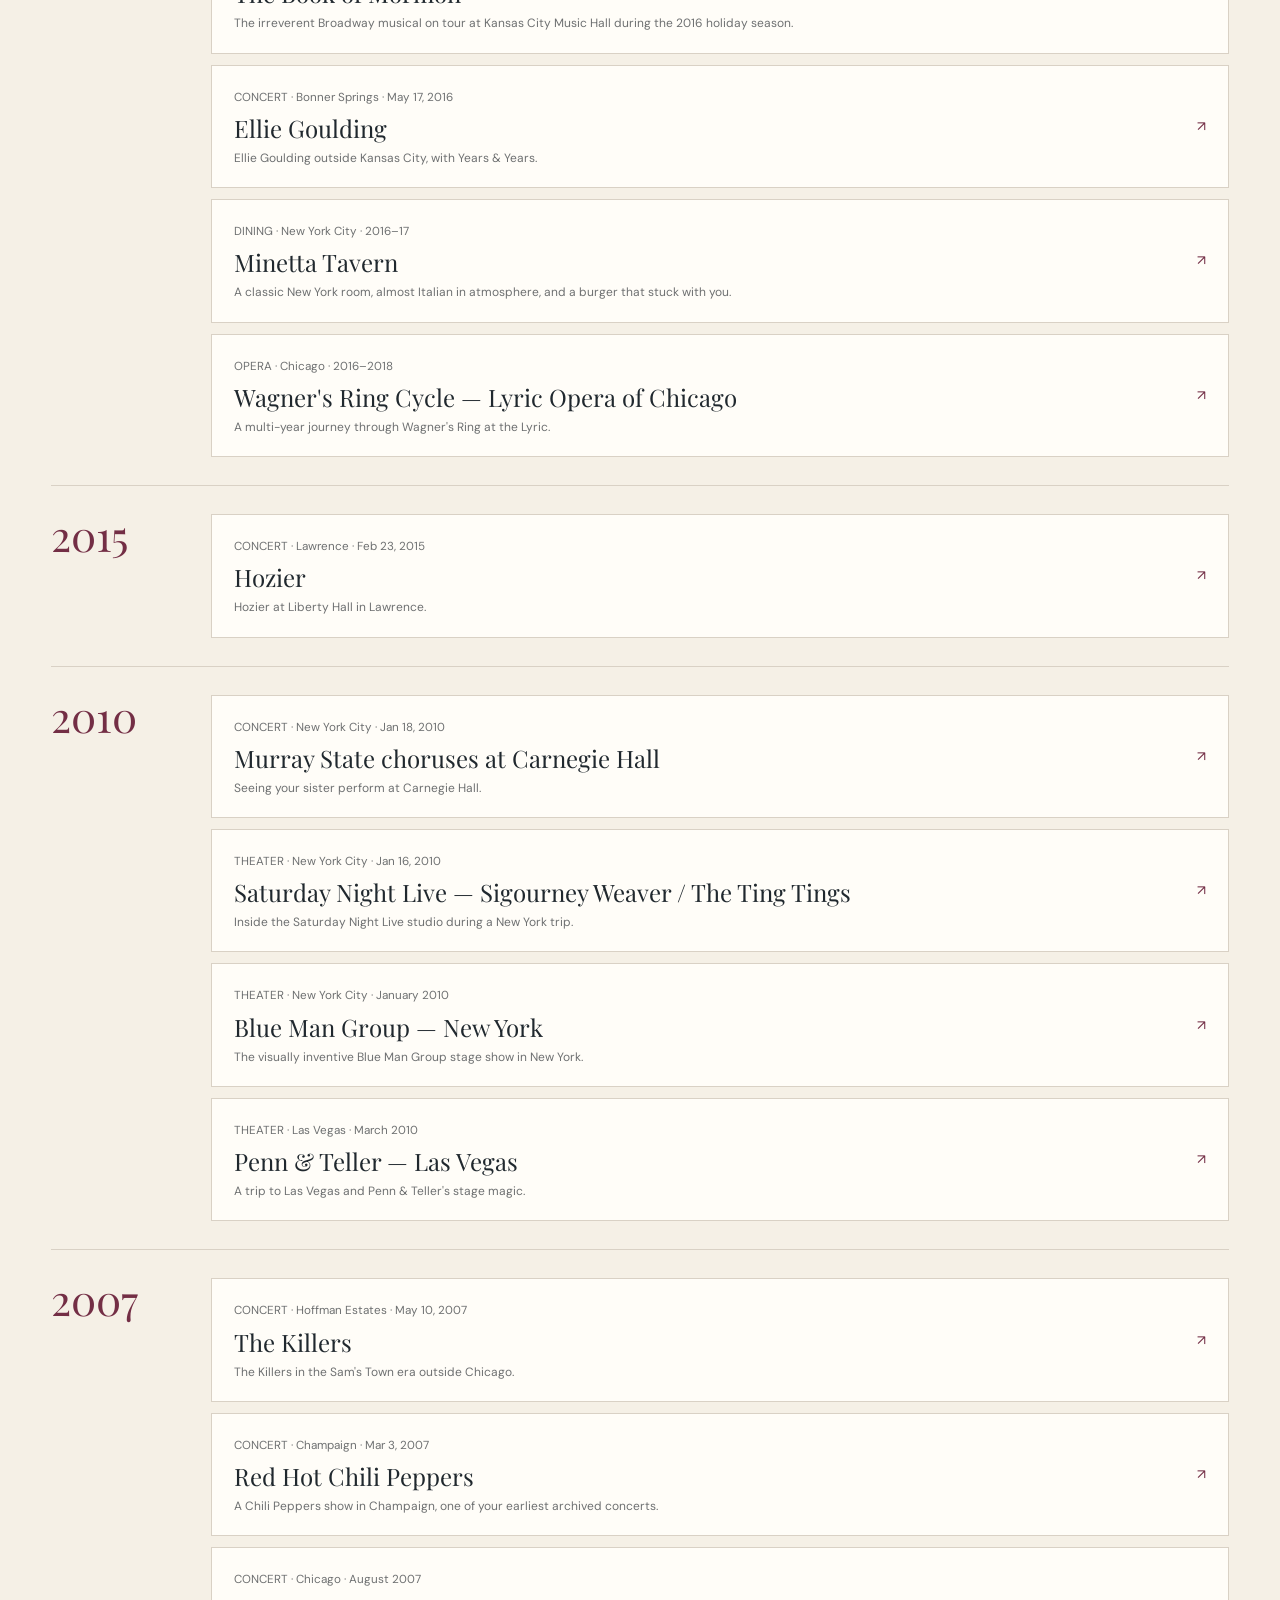
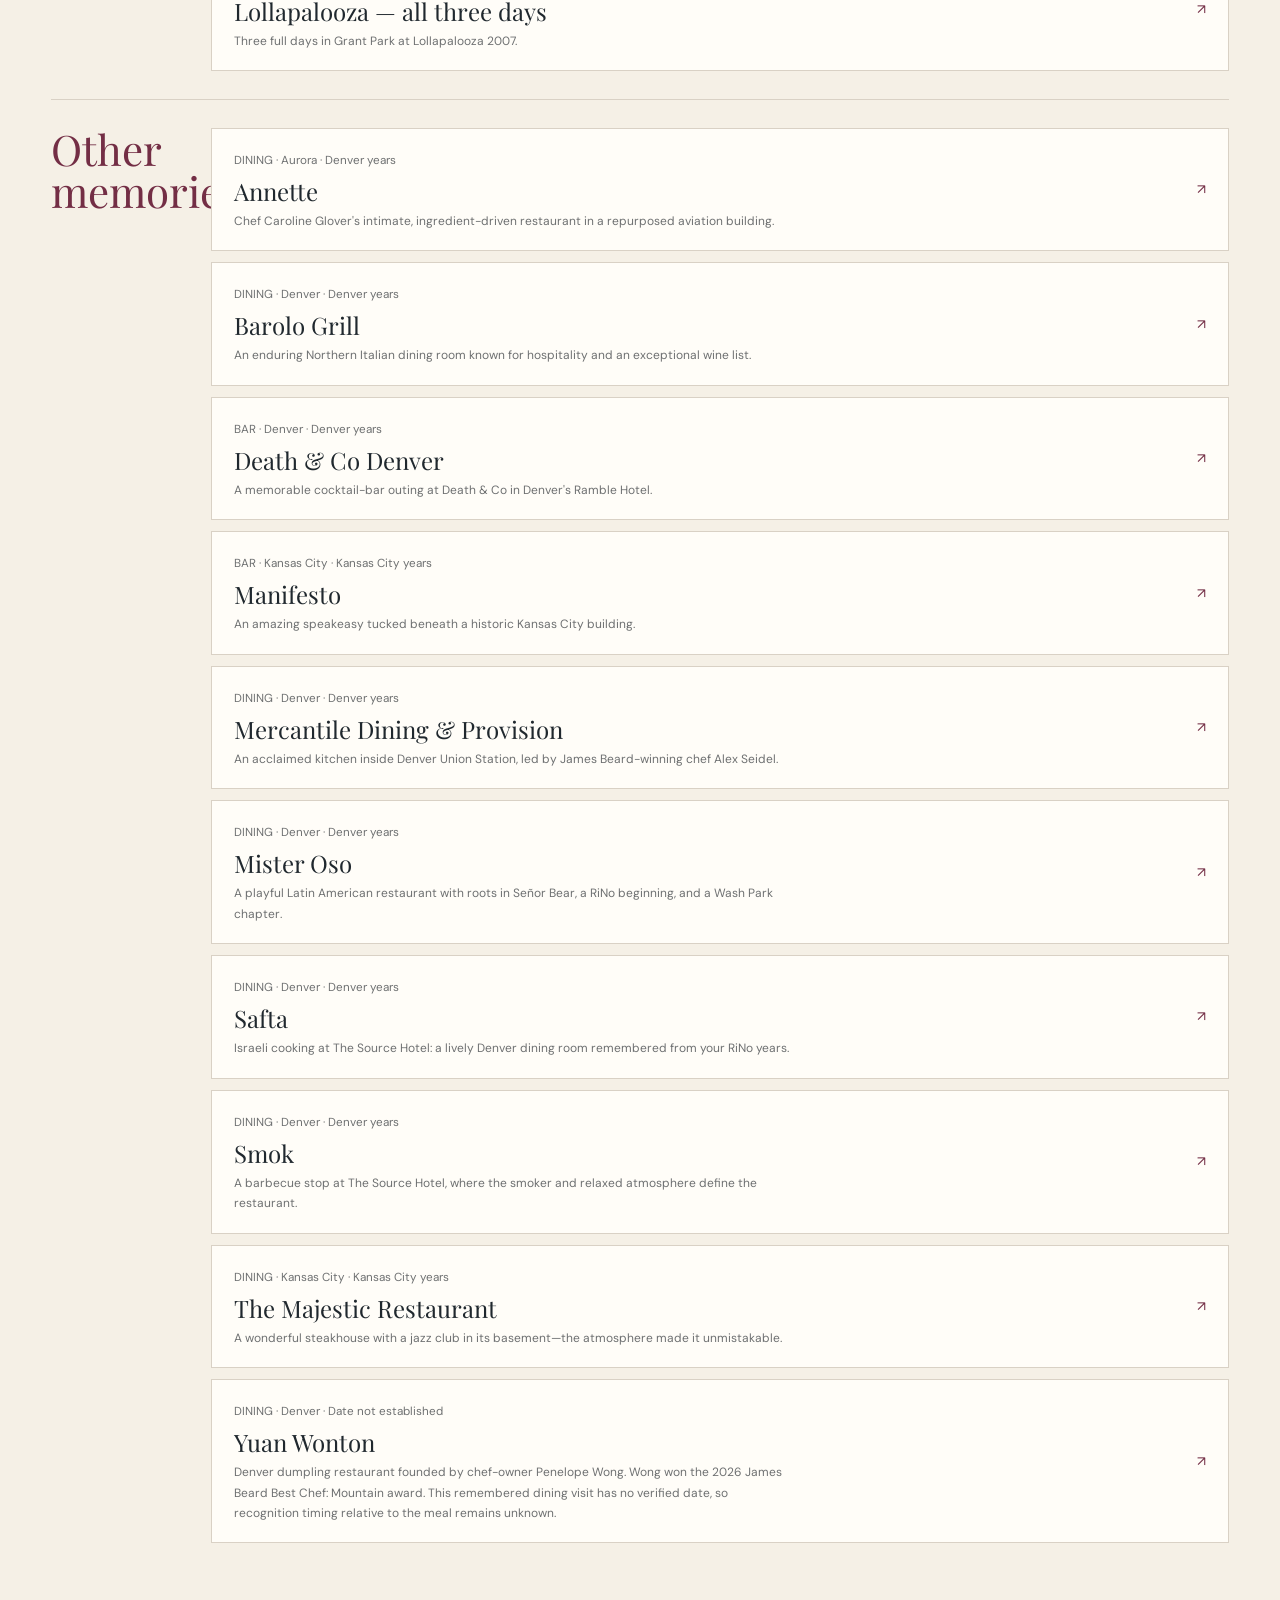
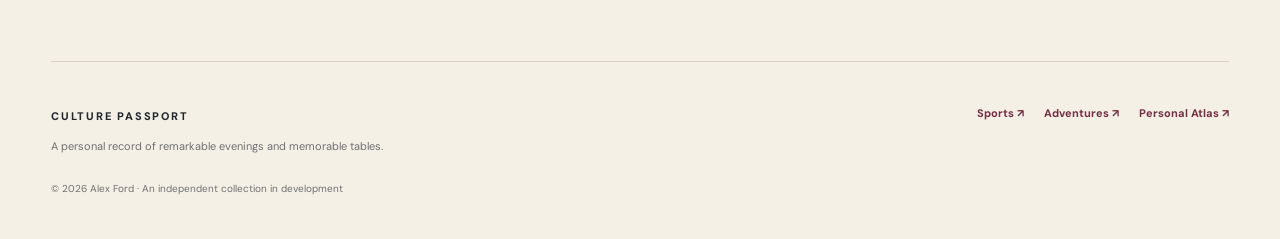
<file: culture/timeline.html>
<!doctype html>
<html lang="en"><head>
<meta charset="utf-8"><meta name="viewport" content="width=device-width,initial-scale=1,viewport-fit=cover">
<meta name="theme-color" content="#f5f0e6"><meta name="description" content="Culture Passport — a personal record of restaurants, concerts, operas and theater, organized by memory, venue and time.">
<meta name="robots" content="noindex, nofollow">
<title>Timeline | Culture Passport · Alex Ford</title>
<link rel="icon" href="./favicon.svg" type="image/svg+xml"><link rel="stylesheet" href="./assets/site.css?v=20261025">
<script defer src="./assets/app.js?v=20261025"></script>
</head><body data-page="timeline"><div class="layout"><header class="masthead">
  <a class="monogram" href="./index.html" aria-label="Culture Passport home">CP<span>✳</span></a>
  <a class="wordmark" href="./index.html">CULTURE <em>PASSPORT</em><small>ALEX FORD / AN EXPERIENCE ARCHIVE</small></a>
  <nav class="nav" aria-label="Primary navigation">
    <a data-nav="home" href="./index.html">Home</a>
    <a data-nav="explore" href="./explore.html">Explore</a>
    <a data-nav="timeline" href="./timeline.html">Timeline</a>
    <a data-nav="map" href="./map.html">Map</a>
    <a data-nav="interview" href="./interview.html">Interview</a>
  </nav>
</header><main id="main">
<section class="page-intro"><p class="eyebrow">YEARS / MEMORIES / PLACES</p><h1>Through<br><em>the years.</em></h1><p>A timeline of evenings, places, and people worth remembering. Years provide the chapters; the stories provide the meaning. You do not need to know the exact day.</p></section>
<div class="timeline-tools"><label>Category<select id="timeline-type"><option value="all">All experiences</option><option value="dining">Restaurants</option><option value="bar">Cocktail Bars</option><option value="concert">Concerts</option><option value="opera">Opera</option><option value="theater">Theater</option></select></label><span id="timeline-count" aria-live="polite"></span></div>
<label class="memory-option"><input id="timeline-memories" type="checkbox"> Show other restaurants and cocktail bars without awards or featured status</label><div id="timeline-results" class="timeline-results"><div class="empty">Loading timeline…</div></div>
</main><footer class="footer">
  <div><strong>CULTURE PASSPORT</strong><p>A personal record of remarkable evenings and memorable tables.</p></div>
  <div class="footer-links"><a href="https://sports.alexlford.com">Sports ↗</a><a href="https://adventures.alexlford.com">Adventures ↗</a><a href="https://alexlford.github.io/life-map/atlas.html">Personal Atlas ↗</a></div>
  <small>© 2026 Alex Ford · An independent collection in development</small>
</footer></div></body></html>
</file>
<file: fast-app.css>
:root {
  --navy-950:#03101a;
  --navy-900:#04131f;
  --navy-850:#071d2d;
  --navy-800:#0a2638;
  --gold:#d9a94e;
  --gold-soft:#f1cd82;
  --ink:#f1f4f5;
  --muted:#91a4b2;
  --line:rgba(255,255,255,.10);
  --panel:rgba(7,29,45,.94);
  --shadow:0 18px 50px rgba(0,0,0,.28);
  font-family:"Helvetica Neue",Helvetica,Arial,sans-serif;
  color-scheme:dark;
}

*{box-sizing:border-box}
html,body{margin:0;width:100%;min-height:100%;background:var(--navy-900);color:var(--ink)}
button,input{font:inherit}
button{color:inherit}
button:focus-visible,input:focus-visible,summary:focus-visible{outline:2px solid var(--gold-soft);outline-offset:2px}
[hidden]{display:none!important}

.app{position:relative;width:100%;height:100dvh;min-height:620px;overflow:hidden;background:var(--navy-900)}
.site-intro{position:absolute;z-index:40;top:18px;left:20px;pointer-events:none;text-shadow:0 2px 18px rgba(0,0,0,.35)}
.site-intro small{display:block;color:var(--gold-soft);font-size:10px;font-weight:800;letter-spacing:.13em;text-transform:uppercase}
.site-intro strong{display:block;margin-top:3px;font-size:23px;letter-spacing:-.03em}
body.is-embedded .site-intro{display:none}
body.is-embedded .panel-head small{display:none}
body.is-embedded .panel-head h1{margin-top:0}

.fast-map{position:absolute;inset:0;overflow:hidden;background:radial-gradient(circle at 50% 42%,rgba(217,169,78,.06),transparent 32%),linear-gradient(rgba(255,255,255,.025) 1px,transparent 1px),linear-gradient(90deg,rgba(255,255,255,.025) 1px,transparent 1px),var(--navy-950);background-size:auto,64px 64px,64px 64px,auto;touch-action:none;user-select:none}
.fast-map.is-dragging{cursor:grabbing}
.tile-layer,.marker-layer{position:absolute;inset:0;overflow:hidden}
.tile-layer{opacity:.90;filter:grayscale(.85) invert(.94) hue-rotate(180deg) brightness(.67) contrast(.96)}
.tile-layer img{position:absolute;width:256px;height:256px;max-width:none;pointer-events:none;image-rendering:auto}
.map-vignette{position:absolute;inset:0;pointer-events:none;background:linear-gradient(90deg,rgba(3,16,26,.22),transparent 23%,transparent 77%,rgba(3,16,26,.16)),linear-gradient(0deg,rgba(3,16,26,.13),transparent 30%)}

.marker{position:absolute;z-index:4;width:18px;height:18px;margin:-9px 0 0 -9px;padding:0;border:2px solid rgba(245,248,249,.94);border-radius:50%;background:var(--marker,#d9a94e);box-shadow:0 4px 14px rgba(0,0,0,.35);cursor:pointer;transition:transform .12s ease,box-shadow .12s ease}
.marker:hover,.marker:focus-visible{transform:scale(1.18);z-index:10;box-shadow:0 0 0 5px rgba(217,169,78,.16),0 5px 18px rgba(0,0,0,.4)}
.marker.career{width:24px;height:24px;margin:-12px 0 0 -12px;border:3px solid var(--gold-soft);background:var(--navy-900);box-shadow:0 0 0 4px rgba(217,169,78,.18),0 5px 18px rgba(0,0,0,.36)}
.marker.career::after{content:"";position:absolute;inset:5px;border-radius:50%;background:var(--gold)}
.marker.selected{box-shadow:0 0 0 7px rgba(241,205,130,.24),0 5px 18px rgba(0,0,0,.4)}
.cluster{position:absolute;z-index:5;display:grid;place-items:center;width:34px;height:34px;margin:-17px 0 0 -17px;padding:0;border:1px solid var(--gold-soft);border-radius:50%;background:rgba(4,19,31,.94);box-shadow:0 0 0 5px rgba(217,169,78,.13),0 6px 18px rgba(0,0,0,.34);color:var(--gold-soft);font-size:11px;font-weight:800;cursor:pointer;transition:transform .12s ease}
.cluster:hover,.cluster:focus-visible{transform:scale(1.08)}
.map-label{position:absolute;z-index:3;max-width:145px;transform:translate(10px,-50%);padding:3px 6px;border-radius:4px;background:rgba(3,16,26,.78);color:#e7edf0;font-size:10px;font-weight:700;line-height:1.15;white-space:nowrap;pointer-events:none;text-shadow:0 1px 2px #000}

.map-toolbar{position:absolute;z-index:25;top:12px;right:12px;display:flex;gap:6px}
.map-toolbar button,.mode-switch button,.panel button,.detail-panel button{appearance:none;-webkit-appearance:none}
.map-tool{display:grid;place-items:center;width:36px;height:36px;padding:0;border:1px solid rgba(255,255,255,.13);border-radius:999px;background:rgba(4,19,31,.86);box-shadow:0 8px 24px rgba(0,0,0,.18);backdrop-filter:blur(10px);cursor:pointer;font-size:17px;font-weight:500}
.map-tool:hover{border-color:rgba(217,169,78,.45)}
.map-tool.wide{width:auto;padding:0 12px;font-size:10px;font-weight:800;letter-spacing:.04em}

.mode-switch{position:absolute;z-index:26;top:12px;left:50%;display:flex;gap:2px;transform:translateX(-50%);padding:3px;border:1px solid rgba(255,255,255,.10);border-radius:999px;background:rgba(4,19,31,.88);box-shadow:0 8px 24px rgba(0,0,0,.18);backdrop-filter:blur(10px)}
.mode-switch button{padding:8px 13px;border:0;border-radius:999px;background:transparent;color:#9fb0bb;cursor:pointer;font-size:10px;font-weight:750}
.mode-switch button.active{background:var(--gold);color:#12202a}

.attribution{position:absolute;z-index:10;right:8px;bottom:7px;padding:3px 5px;border-radius:4px;background:rgba(3,16,26,.62);color:#8295a2;font-size:8px;pointer-events:none}

.panel{position:absolute;z-index:30;top:68px;left:14px;bottom:28px;width:min(368px,calc(100vw - 28px));display:flex;flex-direction:column;overflow:hidden;border:1px solid rgba(255,255,255,.09);border-radius:14px;background:var(--panel);box-shadow:var(--shadow);backdrop-filter:blur(16px)}
.panel-head{display:flex;align-items:flex-start;justify-content:space-between;gap:12px;padding:18px 19px 13px}
.panel-head small{display:block;color:var(--gold);font-size:10px;font-weight:800;letter-spacing:.1em;text-transform:uppercase}
.panel-head h1{margin:4px 0 0;font-size:21px;letter-spacing:-.035em;line-height:1.12}
.count{text-align:right}.count strong{display:block;color:var(--gold-soft);font-size:19px}.count span{color:#78909e;font-size:9px;text-transform:uppercase;letter-spacing:.08em}


.panel-scroll{min-height:0;overflow-y:auto;overscroll-behavior:contain;-webkit-overflow-scrolling:touch;touch-action:pan-y;padding:14px 19px 20px}
.search{display:flex;align-items:center;gap:8px;padding:0 11px;border:1px solid rgba(255,255,255,.10);border-radius:9px;background:rgba(255,255,255,.035)}
.search span{color:#738897}.search input{width:100%;height:40px;border:0;outline:0;background:transparent;color:var(--ink);font-size:12px}.search input::placeholder{color:#6f8492}
.search-results{display:grid;gap:4px;margin-top:5px;padding:6px;border:1px solid rgba(255,255,255,.08);border-radius:9px;background:#061a29}
.search-result{padding:9px;border:0;border-radius:6px;background:transparent;text-align:left;cursor:pointer}.search-result:hover{background:rgba(255,255,255,.05)}.search-result strong{display:block;font-size:11px}.search-result span{color:#7f94a2;font-size:9px;line-height:1.3}

.section{padding-top:15px}.section+.section{margin-top:14px;border-top:1px solid rgba(255,255,255,.075)}
.section-title{display:flex;align-items:center;justify-content:space-between;gap:10px;margin-bottom:9px}.section-title h2{margin:0;color:#aebdc7;font-size:10px;letter-spacing:.08em;text-transform:uppercase}.text-button{padding:2px 0;border:0;background:transparent;color:var(--gold-soft);cursor:pointer;font-size:9px;font-weight:750}
.filters{display:flex;flex-wrap:wrap;gap:6px}.filter{display:flex;align-items:center;gap:6px;padding:7px 9px;border:1px solid rgba(255,255,255,.09);border-radius:999px;background:rgba(255,255,255,.025);color:#a8b7c0;cursor:pointer;font-size:9px;font-weight:700}.filter::before{content:"";width:7px;height:7px;border-radius:50%;background:var(--dot)}.filter.on{border-color:rgba(255,255,255,.18);background:rgba(255,255,255,.055);color:#ecf1f3}.filter.off{opacity:.42}
.timeline-row{display:flex;align-items:center;gap:10px}.timeline-row input{width:100%;accent-color:var(--gold)}.timeline-year{min-width:40px;color:var(--gold-soft);font-size:11px;font-weight:800;text-align:right}.micro{margin:7px 0 0;color:#738895;font-size:9px;line-height:1.4}

.place-list{display:grid;gap:5px}.place-row{display:grid;grid-template-columns:10px 1fr auto;align-items:center;gap:9px;width:100%;padding:9px 10px;border:1px solid transparent;border-radius:8px;background:transparent;text-align:left;cursor:pointer}.place-row:hover{border-color:rgba(255,255,255,.08);background:rgba(255,255,255,.035)}.place-dot{width:8px;height:8px;border:1px solid rgba(255,255,255,.65);border-radius:50%;background:var(--dot)}.place-row.career .place-dot{box-shadow:0 0 0 3px rgba(217,169,78,.17);border-color:var(--gold-soft)}.place-copy strong{display:block;font-size:11px;line-height:1.25}.place-copy span{display:block;margin-top:3px;color:#708693;font-size:9px}.place-row b{color:#718896;font-size:11px;font-weight:600}
.empty{padding:16px 4px;color:#8295a2;font-size:11px;line-height:1.45;text-align:center}

.detail-panel{position:absolute;z-index:35;top:68px;right:14px;width:min(410px,calc(100vw - 28px));max-height:calc(100dvh - 96px);overflow-y:auto;overscroll-behavior:contain;-webkit-overflow-scrolling:touch;touch-action:pan-y;border:1px solid rgba(255,255,255,.10);border-radius:14px;background:rgba(7,29,45,.97);box-shadow:var(--shadow);backdrop-filter:blur(18px)}
.detail-close{position:sticky;z-index:2;top:8px;float:right;width:32px;height:32px;margin:8px 8px 0 0;padding:0;border:1px solid rgba(255,255,255,.12);border-radius:50%;background:#071d2d;cursor:pointer;font-size:19px}
.detail{padding:21px 20px 19px}.detail-eyebrow{color:var(--gold);font-size:9px;font-weight:800;letter-spacing:.1em;text-transform:uppercase}.detail h2{margin:6px 40px 6px 0;font-size:23px;line-height:1.08;letter-spacing:-.035em}.detail-location{color:#8398a5;font-size:10px}
.experience{padding:11px 0;border-top:1px solid rgba(255,255,255,.075)}.experience strong{display:block;font-size:11px;line-height:1.3}.experience span{display:block;margin-top:4px;color:#8397a4;font-size:9px;line-height:1.35}
.map-meta{margin-top:13px;padding-top:11px;border-top:1px solid rgba(255,255,255,.075);color:#718795;font-size:9px;line-height:1.55}.map-meta summary{width:max-content;max-width:100%;color:#93a5b0;cursor:pointer;font-weight:700}.map-meta>div{margin-top:8px}.map-meta a{color:var(--gold-soft)}

@media(max-width:900px){
  .site-intro{display:none}
  .mode-switch{left:10px;transform:none}
  .map-toolbar{right:10px}
  .panel{top:auto;left:10px;right:10px;bottom:calc(10px + env(safe-area-inset-bottom,0px));width:auto;max-height:min(56dvh,580px);display:block;overflow-y:auto;overscroll-behavior:contain;-webkit-overflow-scrolling:touch;touch-action:pan-y;border-radius:12px}
  .panel-head{padding:15px 16px 11px}
  .panel-scroll{overflow:visible;padding:12px 16px 20px}
  .detail-panel{top:auto;left:10px;right:10px;bottom:calc(10px + env(safe-area-inset-bottom,0px));width:auto;max-height:72dvh;border-radius:12px}
  .attribution{bottom:calc(58dvh + 13px);font-size:7px}
}

@media(max-width:430px){
  .mode-switch button{padding:7px 9px;font-size:9px}
  .map-tool{width:32px;height:32px}.map-tool.wide{display:none}
  .panel{max-height:58dvh}
  .count{display:none}
  .filters{gap:5px}.filter{padding:7px 8px}
  .detail h2{font-size:21px}
}

@media(prefers-reduced-motion:reduce){
  .marker,.cluster{transition:none}
}
.site-intro .atlas-brand-link{pointer-events:auto;color:var(--gold-soft);text-decoration:none}.site-intro .atlas-brand-link:hover{text-decoration:underline}body.is-embedded .atlas-brand-link{display:none}


/* Geographic records can link outward to their canonical Passport narratives. */
.passport-record-link{display:inline-flex;align-items:center;margin:9px 0 0;max-width:100%;font-size:11px;font-weight:700;line-height:1.4;color:var(--gold-soft);text-decoration:none}
.passport-record-link:hover{text-decoration:underline}
.passport-record-link:focus-visible{outline:2px solid var(--gold-soft);outline-offset:3px}
</file>
<file: polish.css>
:root {
  --sheet-compact: 46dvh;
  --sheet-expanded: 76dvh;
}

/* Additive presentation layer: keep the fast map engine stable while refining hierarchy. */
.panel-toggle {
  display: none;
}

.chapter {
  position: relative;
  overflow: hidden;
}

.chapter.active::before {
  content: "";
  position: absolute;
  inset: 0 auto 0 0;
  width: 3px;
  background: var(--gold);
  box-shadow: 0 0 18px rgba(217,169,78,.35);
}

.chapter.active strong {
  color: #fff7e3;
}

.career-map-label {
  position: absolute;
  z-index: 4;
  transform: translate(14px,-50%);
  padding: 4px 7px 4px 8px;
  border-left: 2px solid var(--gold);
  border-radius: 2px 5px 5px 2px;
  background: rgba(3,16,26,.86);
  color: var(--gold-soft);
  box-shadow: 0 4px 14px rgba(0,0,0,.20);
  font-size: 10px;
  font-weight: 800;
  line-height: 1.1;
  letter-spacing: .01em;
  white-space: nowrap;
  pointer-events: none;
  text-shadow: 0 1px 2px rgba(0,0,0,.6);
}

.cluster.career-cluster {
  border-color: #f1cd82;
  background: rgba(25,30,29,.96);
  box-shadow: 0 0 0 6px rgba(217,169,78,.18), 0 7px 22px rgba(0,0,0,.38);
  color: #fff0c8;
}

.marker.career {
  box-shadow: 0 0 0 5px rgba(217,169,78,.20), 0 6px 20px rgba(0,0,0,.38);
}

.marker.career.selected {
  box-shadow: 0 0 0 8px rgba(241,205,130,.27), 0 7px 22px rgba(0,0,0,.42);
}

@media (min-width: 901px) {
  .panel {
    background: rgba(7,29,45,.91);
  }

  .panel-scroll {
    scrollbar-width: thin;
    scrollbar-color: rgba(217,169,78,.32) transparent;
  }
}

@media (max-width: 900px) {
  :root {
    --sheet-compact: 46dvh;
    --sheet-expanded: 76dvh;
  }

  .mode-switch {
    top: max(10px, env(safe-area-inset-top));
    left: max(10px, env(safe-area-inset-left));
  }

  .map-toolbar {
    top: max(10px, env(safe-area-inset-top));
    right: max(10px, env(safe-area-inset-right));
  }

  .attribution {
    top: calc(max(10px, env(safe-area-inset-top)) + 43px);
    right: max(10px, env(safe-area-inset-right));
    bottom: auto;
    background: rgba(3,16,26,.72);
  }

  .panel {
    max-height: min(var(--sheet-compact), 500px);
    border-radius: 16px 16px 12px 12px;
    background: rgba(7,29,45,.96);
    transition: max-height .24s ease, background-color .24s ease;
  }

  .panel.is-expanded {
    max-height: min(var(--sheet-expanded), 760px);
    background: rgba(7,29,45,.985);
  }

  .panel::before {
    content: "";
    position: sticky;
    z-index: 6;
    top: 6px;
    display: block;
    width: 34px;
    height: 4px;
    margin: 7px auto 0;
    border-radius: 999px;
    background: rgba(241,244,245,.24);
    pointer-events: none;
  }

  .panel-head {
    position: sticky;
    z-index: 5;
    top: 0;
    align-items: center;
    padding-top: 13px;
    background: linear-gradient(180deg, rgba(7,29,45,.995) 72%, rgba(7,29,45,.92));
    backdrop-filter: blur(14px);
  }

  .panel-head > div:first-child {
    min-width: 0;
  }

  .panel-head h1 {
    overflow: hidden;
    text-overflow: ellipsis;
    white-space: nowrap;
  }

  .panel-toggle {
    display: grid;
    flex: 0 0 auto;
    place-items: center;
    width: 34px;
    height: 34px;
    padding: 0;
    border: 1px solid rgba(255,255,255,.12);
    border-radius: 50%;
    background: rgba(255,255,255,.035);
    color: var(--gold-soft);
    cursor: pointer;
  }

  .panel-toggle:hover,
  .panel-toggle:focus-visible {
    border-color: rgba(217,169,78,.45);
    background: rgba(217,169,78,.08);
  }

  .panel-toggle-icon {
    display: block;
    font-size: 15px;
    line-height: 1;
    transition: transform .22s ease;
  }

  .panel.is-expanded .panel-toggle-icon {
    transform: rotate(180deg);
  }

  .journey {
    padding-top: 1px;
  }

  .chapters {
    scroll-snap-type: x proximity;
    -webkit-overflow-scrolling: touch;
  }

  .chapter {
    scroll-snap-align: center;
  }

  .career-map-label {
    transform: translate(12px,-50%);
    padding: 3px 6px 3px 7px;
    font-size: 9px;
  }

  .detail-panel {
    max-height: min(78dvh, 760px);
  }
}

@media (max-width: 430px) {
  :root {
    --sheet-compact: 45dvh;
    --sheet-expanded: 78dvh;
  }

  .panel-head {
    padding-left: 15px;
    padding-right: 12px;
  }

  .panel-head h1 {
    font-size: 19px;
  }

  .panel-toggle {
    width: 32px;
    height: 32px;
  }

  .chapter {
    flex-basis: 124px;
  }

  .career-map-label {
    max-width: 100px;
    overflow: hidden;
    text-overflow: ellipsis;
  }
}

@media (prefers-reduced-motion: reduce) {
  .panel,
  .panel-toggle-icon {
    transition: none;
  }
}
</file>
<file: conference-display.css>
.conference-entry .place-copy strong {
  color: #f2edf8;
  font-weight: 760;
}

.conference-entry .place-copy span {
  color: #8f9fac;
}

.map-label.conference-map-label {
  border-left: 2px solid #9276bd;
  color: #e1d7f0;
  background: rgba(14, 16, 29, .84);
}

.conference-detail .detail h2 {
  max-width: 34ch;
}

@media (max-width: 430px) {
  .conference-entry .place-copy strong {
    line-height: 1.2;
  }
}
</file>
<file: readability.css>
/* DS-02: readability-only overrides.
   Keep layout, color, and interaction behavior unchanged while lifting
   meaningful interface text out of the 9–11px range. */

.site-intro small,
.panel-head small,
.count span,
.journey-heading,
.journey-heading span:last-child,
.chapter span,
.chapter em,
.section-title h2,
.text-button,
.filter,
.timeline-year,
.micro,
.place-copy span,
.place-row b,
.detail-eyebrow,
.detail-location,
.related-sites > span,
.related-sites button,
.experience span,
.map-meta {
  font-size: 12px;
}

.map-label,
.map-tool.wide,
.mode-switch button {
  font-size: 12px;
}

.chapter strong,
.search input,
.search-result strong,
.place-copy strong,
.story-card p,
.experience strong {
  font-size: 13px;
}

.search-result span,
.story-card li,
.empty {
  font-size: 12px;
}

/* Attribution is legally useful but intentionally peripheral. */
.attribution {
  font-size: 10px;
}
</file>
<file: touch-targets.css>
/* DS-03: primary touch-target sizing only.
   Keep visual hierarchy and map density intact while making the main
   interactive controls easier to hit on touch devices. */

.map-tool {
  width: 44px;
  height: 44px;
}

.map-tool.wide {
  min-height: 44px;
}

.mode-switch button {
  min-height: 44px;
}

.panel-toggle {
  width: 44px;
  height: 44px;
}

.detail-close {
  width: 44px;
  height: 44px;
}

.detail h2 {
  margin-right: 56px;
}

@media (max-width: 900px) {
  .attribution {
    top: calc(max(10px, env(safe-area-inset-top)) + 52px);
  }

  /* DS-16: secondary touch controls. Keep the denser desktop atlas intact. */
  .search input,
  .search-result,
  .filter,
  .text-button,
  .timeline-row input,
  .place-row,
  .related-sites button,
  .map-meta summary {
    min-height: 44px;
  }

  .text-button,
  .map-meta summary {
    display: inline-flex;
    align-items: center;
  }

  .filter,
  .related-sites button {
    padding-top: 8px;
    padding-bottom: 8px;
  }
}
</file>
<file: brand-lockup.css>
/* DS-08: shared Alex Ford parent/subsite convention for Life Map. */
.site-intro .parent-brand {
  color: inherit;
  text-decoration: none;
}

.site-intro .parent-brand:hover,
.site-intro .parent-brand:focus-visible {
  color: var(--gold-soft);
  text-decoration: underline;
  text-underline-offset: 3px;
}
</file>
<file: culture/assets/site.css>
@import url('https://fonts.googleapis.com/css2?family=DM+Sans:wght@400;500;600;700;800&family=Playfair+Display:ital,wght@0,400;0,500;0,600;1,400;1,500&display=swap');
:root{--paper:#f5f0e6;--cream:#fffdf8;--ink:#20282e;--muted:#6e7071;--line:#d9d1c5;--wine:#732e45;--wineDark:#502035;--gold:#ae8a4d;--blue:#31576c;--sage:#647d69;--dark:#202a2d;--sans:'DM Sans',Arial,sans-serif;--serif:'Playfair Display',Georgia,serif;color-scheme:light}
*{box-sizing:border-box}html{scroll-behavior:smooth}body{font:400 14px/1.65 var(--sans);background:var(--paper);color:var(--ink);margin:0}a{color:inherit}a:hover{text-decoration-color:var(--wine)}button,input,select,textarea{font:inherit}button{cursor:pointer}button:focus-visible,a:focus-visible,select:focus-visible,input:focus-visible,textarea:focus-visible{outline:3px solid var(--wine);outline-offset:3px}h1,h2,h3,p{margin-top:0}h1,h2,h3{line-height:1.1}.layout{width:min(1400px,100%);margin:auto;padding:0 clamp(18px,4vw,64px)}.masthead{min-height:95px;display:flex;align-items:center;gap:17px;border-bottom:1px solid var(--line)}.monogram{position:relative;display:grid;place-items:center;flex:none;width:46px;height:46px;background:var(--wine);color:var(--paper);text-decoration:none;border-radius:50%;font:600 16px/1 var(--serif)}.monogram span{position:absolute;right:3px;bottom:0;font-size:10px;color:#eec884}.wordmark{font-size:14px;letter-spacing:.13em;line-height:1.25;text-decoration:none;font-weight:800;white-space:nowrap}.wordmark em{font-family:var(--serif);font-size:15px;font-weight:400;letter-spacing:0}.wordmark small{display:block;margin-top:5px;font-size:8px;color:var(--muted);letter-spacing:.13em}.nav{display:flex;margin-left:auto;align-items:center;gap:clamp(10px,1.7vw,25px)}.nav a{font-size:11px;font-weight:700;text-decoration:none;color:#565457;padding:12px 0;position:relative}.nav a.active,.nav a:hover{color:var(--wine)}.nav a.active:after{content:'';height:2px;position:absolute;left:0;right:0;bottom:4px;background:var(--wine)}
.eyebrow{font-size:10px;letter-spacing:.23em;text-transform:uppercase;font-weight:800;color:var(--wine);margin:0 0 20px}.tiny-star{font-size:20px;vertical-align:middle;margin-right:7px;color:var(--gold)}h1,h2,h3,blockquote{font-family:var(--serif);font-weight:500}h1 em,h2 em,blockquote em{font-weight:400;color:var(--wine)}.hero{display:grid;grid-template-columns:minmax(0,1.18fr) minmax(280px,.82fr);border-bottom:1px solid var(--line);min-height:600px}.hero-copy{padding:clamp(74px,8vw,130px) 24px 90px 0;display:flex;align-items:flex-start;flex-direction:column}.hero h1{font-size:clamp(66px,7.5vw,122px);letter-spacing:-.072em;line-height:.99;margin:0 0 35px}.lead{max-width:540px;font-size:clamp(15px,1.6vw,19px);line-height:1.65;color:#555759}.hero-links{display:flex;align-items:center;gap:26px;margin-top:28px;flex-wrap:wrap}.button-main{display:inline-flex;align-items:center;gap:25px;justify-content:space-between;border:1px solid var(--wine);background:var(--wine);padding:13px 19px;color:white;text-decoration:none;font-size:12px;font-weight:800;border-radius:3px}.button-main:hover{background:var(--wineDark)}.text-link{font-weight:800;color:var(--wine);font-size:12px;text-decoration:none;border-bottom:1px solid #bfaea6;padding-bottom:5px}.hero-art{position:relative;overflow:hidden;background:var(--wine);margin:35px 0 35px 24px;color:#e8cf9d;display:grid;place-items:center;min-height:530px}.hero-art:before{content:'';position:absolute;border:1px solid rgba(250,233,199,.2);inset:28px}.hero-orbit{width:70%;max-width:335px;aspect-ratio:1;border:1px solid rgba(237,215,171,.66);border-radius:50%;display:grid;place-items:center;position:relative;transform:rotate(-12deg)}.hero-orbit:before,.hero-orbit:after{content:'';position:absolute;border:1px solid rgba(237,215,171,.36);border-radius:50%;inset:16px}.hero-orbit:after{inset:-24px;border-style:dashed;opacity:.45}.hero-orbit span{font:italic clamp(60px,9vw,128px)/1 var(--serif);color:#f3e4c8}.art-label{position:absolute;font-size:9px;letter-spacing:.23em;font-weight:700;left:55px}.art-top{top:52px}.art-bottom{bottom:55px}.art-star{position:absolute;font-style:normal;font-size:28px}.star-one{top:26%;right:14%}.star-two{bottom:25%;left:14%;font-size:16px}.metrics{display:grid;grid-template-columns:repeat(4,1fr);border-bottom:1px solid var(--line)}.metrics>div{padding:26px 14px 28px;border-right:1px solid var(--line)}.metrics>div:last-child{border-right:0}.metrics strong{font:500 45px/1 var(--serif);display:block}.metrics span{display:block;font-size:10px;letter-spacing:.06em;color:var(--muted);margin-top:8px}
.home-section{padding:90px 0;border-bottom:1px solid var(--line)}.section-head{display:flex;align-items:end;justify-content:space-between;gap:24px;margin-bottom:32px}.section-head h2,.home-section h2,.copy-panel h2{font-size:clamp(36px,4vw,57px);letter-spacing:-.04em;margin:0}.section-head>p{max-width:300px;color:var(--muted);font-size:12px}.chapter-grid{display:grid;grid-template-columns:repeat(4,1fr);gap:14px}.chapter{min-height:354px;display:flex;flex-direction:column;padding:22px;border:1px solid var(--line);background:var(--cream);text-decoration:none;transition:transform .2s,border-color .2s}.chapter:hover{transform:translateY(-4px);border-color:var(--wine)}.chapter-symbol{font-size:58px;line-height:1;color:var(--wine);height:94px;font-family:var(--serif)}.chapter-concert .chapter-symbol{color:var(--blue)}.chapter-opera .chapter-symbol{color:var(--sage)}.chapter-theater .chapter-symbol{color:var(--gold)}.chapter-number{font-size:9px;color:var(--wine);font-weight:800;letter-spacing:.14em}.chapter h3{font-size:clamp(23px,2.4vw,35px);letter-spacing:-.04em;margin:13px 0 10px}.chapter p{color:var(--muted);font-size:12px;line-height:1.7}.chapter-bottom{display:flex;align-items:center;justify-content:space-between;gap:8px;border-top:1px solid var(--line);margin-top:auto;padding-top:18px;font-size:10px;color:var(--wine)}.chapter-bottom b{font-weight:800}.split-section{display:grid;grid-template-columns:.7fr 1.3fr;gap:50px}.section-intro{max-width:380px;color:var(--muted);font-size:13px;line-height:1.8;margin:26px 0}.featured-list{border-top:1px solid var(--line)}.feature-row{display:grid;grid-template-columns:100px 1fr auto;align-items:center;gap:18px;text-decoration:none;padding:24px 10px;border-bottom:1px solid var(--line)}.feature-row:hover{background:rgba(115,46,69,.04)}.feature-year{font:24px var(--serif);color:var(--wine)}.feature-row strong{font:22px var(--serif)}.feature-row small{display:block;color:var(--muted);font-size:11px}.feature-arrow{color:var(--wine)}.closing{text-align:center;padding:105px 0 115px}.closing>span{font-size:30px;color:var(--wine)}.closing blockquote{font-size:clamp(34px,4.5vw,65px);line-height:1.3;margin:25px auto 35px}.closing>div{display:flex;gap:30px;justify-content:center;flex-wrap:wrap}.closing a{font-size:12px;color:var(--wine);font-weight:700}.footer{display:grid;grid-template-columns:1fr 1fr;gap:25px;padding:42px 0;border-top:1px solid var(--line);color:var(--muted)}.footer strong{font-weight:800;color:var(--ink);letter-spacing:.16em;font-size:11px}.footer p{font-size:11px;margin:10px 0 0}.footer small{grid-column:1/-1;font-size:10px}.footer-links{display:flex;justify-content:flex-end;align-items:start;gap:20px;flex-wrap:wrap}.footer-links a{text-decoration:none;color:var(--wine);font-size:11px;font-weight:700}
.page-intro{padding:90px 0 65px;border-bottom:1px solid var(--line)}.page-intro h1{font-size:clamp(65px,8vw,115px);letter-spacing:-.07em;margin:0 0 26px}.page-intro>p:last-child{color:#666;max-width:670px;font-size:14px}.browser{padding:35px 0 22px}.tabstrip{display:flex;flex-wrap:wrap;gap:6px}.tabstrip button{border:1px solid var(--line);border-radius:30px;background:transparent;padding:10px 16px;font-size:11px;font-weight:800;color:var(--muted)}.tabstrip button.active{background:var(--wine);border-color:var(--wine);color:white}.filter-row{display:grid;grid-template-columns:minmax(240px,2fr) minmax(190px,1fr);gap:15px;margin-top:24px}.filter-row label,.timeline-tools label{font-size:11px;font-weight:800;color:#696566}.filter-row input,.filter-row select,.timeline-tools select{display:block;width:100%;margin-top:8px;padding:11px 13px;border:1px solid var(--line);background:var(--cream);color:var(--ink);border-radius:3px}.result-count{font-size:11px;margin:18px 0 0;color:var(--muted)}.record-grid{display:grid;grid-template-columns:repeat(3,minmax(0,1fr));gap:16px;padding:20px 0 95px}.record-card{padding:25px;border:1px solid var(--line);background:var(--cream);display:flex;flex-direction:column;min-height:285px;text-decoration:none}.record-card:hover{border-color:var(--wine)}.record-card .eyebrow{margin-bottom:42px}.record-card h3{font-size:29px;letter-spacing:-.03em;margin:0 0 12px}.record-card p{color:var(--muted);font-size:12px;line-height:1.7}.record-footer{margin-top:auto;border-top:1px solid var(--line);padding-top:14px;display:flex;justify-content:space-between;gap:8px;color:var(--wine);font-size:11px;font-weight:700}.empty{grid-column:1/-1;padding:42px;border:1px dashed var(--line);background:var(--cream);color:var(--muted)}.empty h3{font-size:28px;color:var(--ink)}.empty a{font-weight:800;color:var(--wine)}.timeline-tools{display:flex;align-items:end;justify-content:space-between;gap:20px;padding:26px 0}.timeline-tools select{min-width:220px}.timeline-tools>span{font-size:11px;color:var(--muted)}.timeline-results{padding:0 0 90px}.timeline-group{display:grid;grid-template-columns:160px 1fr;border-top:1px solid var(--line);padding:28px 0}.timeline-year{font:42px/1 var(--serif);color:var(--wine)}.timeline-stack{display:grid;gap:11px}.timeline-entry{background:var(--cream);border:1px solid var(--line);padding:19px 22px;text-decoration:none;display:grid;grid-template-columns:1fr auto;align-items:center;gap:15px}.timeline-entry h3{font:24px var(--serif);margin:4px 0}.timeline-entry small{color:var(--muted)}.timeline-entry>span{color:var(--wine)}
.map-intro{padding-bottom:40px}.map-intro h1{font-size:clamp(57px,7vw,95px)}.map-shell{display:grid;grid-template-columns:minmax(0,1fr) 270px;border:1px solid var(--line);background:var(--cream);margin:35px 0 95px;min-height:550px}.culture-map{height:550px;position:relative;background:#e6e8e5}.map-sidebar{padding:30px 24px;border-left:1px solid var(--line)}.map-sidebar h2{font-size:30px}.city-list{display:grid;gap:3px}.city-item{display:flex;flex-direction:column;padding:13px 0;border-bottom:1px solid var(--line);text-decoration:none;background:none;border-left:0;border-right:0;border-top:0;align-items:flex-start;text-align:left;color:var(--ink);width:100%}.city-item strong{font-size:12px}.city-item span{font-size:11px;color:var(--muted)}.leaflet-container{font:12px var(--sans)}.leaflet-popup-content a{color:var(--wine);font-weight:700}.culture-marker{height:28px;width:28px;border:3px solid #fff;border-radius:50%;background:var(--wine);box-shadow:0 2px 12px #0005;display:grid;place-items:center;color:white;font-weight:800;font-size:12px}
.breadcrumbs{padding:28px 0}.breadcrumbs a{font-size:12px;color:var(--wine);text-decoration:none}.detail{padding:60px 0 100px;max-width:910px}.detail h1{font-size:clamp(53px,7vw,102px);letter-spacing:-.06em}.detail-lead{font:clamp(20px,2.5vw,30px)/1.5 var(--serif);margin:28px 0 48px;color:#53545a}.detail-grid{display:grid;grid-template-columns:1fr 1fr;gap:20px;margin:40px 0}.detail-metric{border-top:1px solid var(--line);padding:16px 0}.detail-metric small{display:block;letter-spacing:.09em;font-size:10px;color:var(--wine);font-weight:800}.detail-metric strong{font-size:15px}.award-list{display:grid;gap:11px}.award-card{padding:18px 20px;border:1px solid var(--line);background:var(--cream)}.award-card p{margin:4px 0 0;color:var(--muted);font-size:11px}.award-card a{font-size:11px;color:var(--wine)}.detail h2{font-size:38px;margin:38px 0 16px}.caveat{padding:18px;border-left:3px solid var(--gold);background:#efe8dc;color:#666;font-size:12px}.detail-note{font-size:12px;color:var(--muted)}
.interview-banner{display:flex;gap:18px;background:#ece0d9;border:1px solid #d3b9b0;padding:20px 24px;margin:34px 0}.interview-banner>span{font-size:27px;color:var(--wine)}.interview-banner strong{font-size:14px}.interview-banner p{font-size:12px;margin:5px 0 0}.interview-actions{display:flex;align-items:center;justify-content:space-between;gap:20px;margin-bottom:20px}.interview-actions>span{font-size:11px;color:var(--muted)}.interview-list{display:grid;grid-template-columns:repeat(2,minmax(0,1fr));gap:12px}.interview-item{background:var(--cream);border:1px solid var(--line);padding:22px}.interview-item h3{font:25px var(--serif);margin:8px 0}.interview-item p{font-size:12px;color:var(--muted);line-height:1.65}.interview-item .tag{font-size:9px;color:var(--wine);letter-spacing:.07em;font-weight:800}.locked{border-left:3px solid var(--sage);padding:7px 11px;background:#eef0e9;font-size:11px;color:#445d46}.locked.maybe{border-color:var(--gold);background:#f5eddb;color:#745827}.locked.no{border-color:#ab8e8e;background:#f2e9e8}.choices{display:flex;gap:6px;flex-wrap:wrap;margin-top:18px}.choices button{border:1px solid var(--line);border-radius:30px;background:transparent;color:var(--ink);padding:7px 13px;font-size:11px;font-weight:800}.choices button.active{background:var(--wine);color:white;border-color:var(--wine)}.source-link{display:inline-block;color:var(--wine);font-size:11px;margin-top:14px}.copy-panel{border-top:1px solid var(--line);padding:65px 0 100px;margin-top:55px}.copy-panel p:not(.eyebrow){font-size:12px;color:var(--muted)}textarea{width:100%;border:1px solid var(--line);padding:15px;background:var(--cream);color:var(--ink);font-size:12px;line-height:1.6}.copy-actions{margin-top:12px;display:flex;align-items:center;gap:15px;flex-wrap:wrap}.button-quiet{border:1px solid var(--line);background:transparent;padding:12px 15px;color:var(--wine);font-size:12px;font-weight:700}.copy-actions>span{font-size:12px}
@media(max-width:1100px){.chapter-grid{grid-template-columns:repeat(2,minmax(0,1fr))}.chapter{min-height:300px}.record-grid{grid-template-columns:repeat(2,minmax(0,1fr))}.masthead{flex-wrap:wrap;padding:15px 0}.nav{width:100%;order:3;margin-left:0;overflow:auto;white-space:nowrap;gap:25px}.hero{grid-template-columns:1fr .85fr}.hero-art{min-height:450px}.hero h1{font-size:clamp(61px,7vw,95px)}}
@media(max-width:720px){.hero{display:block}.hero-copy{padding:70px 0 55px}.hero-art{margin:0 0 25px;min-height:290px}.hero-orbit{max-width:230px}.art-label{left:34px}.metrics{grid-template-columns:repeat(2,1fr)}.metrics>div:nth-child(2){border-right:0}.metrics>div:nth-child(-n+2){border-bottom:1px solid var(--line)}.home-section{padding:65px 0}.section-head{display:block}.section-head>p{max-width:none;margin:18px 0 0}.split-section{grid-template-columns:1fr}.record-grid,.interview-list{grid-template-columns:1fr}.page-intro{padding:62px 0 44px}.map-shell{grid-template-columns:1fr}.culture-map{height:390px}.map-shell{min-height:0}.map-sidebar{border-left:0;border-top:1px solid var(--line)}.timeline-group{grid-template-columns:105px 1fr}.timeline-year{font-size:30px}.filter-row{grid-template-columns:1fr}.footer{grid-template-columns:1fr}.footer-links{justify-content:flex-start}.footer small{grid-column:1}.detail-grid{grid-template-columns:1fr}.interview-actions{display:block}.interview-actions>span{display:inline-block;margin-top:15px}}
@media(max-width:450px){.wordmark{font-size:11px}.wordmark em{font-size:13px}.monogram{width:40px;height:40px}.hero h1{font-size:61px}.hero-links{align-items:flex-start;flex-direction:column}.chapter-grid{grid-template-columns:1fr}.chapter{min-height:260px}.chapter-symbol{height:68px;font-size:48px}.feature-row{grid-template-columns:70px 1fr auto;gap:7px}.feature-year{font-size:18px}.feature-row strong{font-size:17px}.timeline-group{grid-template-columns:1fr;gap:15px}.timeline-year{font-size:28px}}
@media(prefers-reduced-motion:reduce){html{scroll-behavior:auto}.chapter{transition:none}}

.interview-period{margin:0 0 24px;padding:11px 0;border-bottom:1px solid var(--line);color:var(--muted);font-size:11px;letter-spacing:.06em;font-weight:700}

.memory-option{display:inline-flex;align-items:center;gap:9px;color:var(--muted);font-size:12px;margin:15px 0}.memory-option input{accent-color:var(--wine);width:17px;height:17px}.interview-screen{padding:12px 0 20px}.interview-screen .eyebrow{margin-bottom:12px}.qualifies{font-size:10px!important;letter-spacing:.08em;color:var(--wine)!important;font-weight:800;text-transform:uppercase}.qualifies.neutral{color:var(--muted)!important}.interview-screen .tabstrip{margin-bottom:10px}

.chapter-grid{grid-template-columns:repeat(5,minmax(0,1fr))}.chapter-bar .chapter-symbol{color:#82577e}.chapter-bar .chapter-number{color:#82577e}@media(max-width:1100px){.chapter-grid{grid-template-columns:repeat(3,minmax(0,1fr))}}@media(max-width:720px){.chapter-grid{grid-template-columns:repeat(2,minmax(0,1fr))}}@media(max-width:450px){.chapter-grid{grid-template-columns:1fr}}

/* Memory-first presentation: the experience, not the booking, has prominence. */
.memory-period{font-size:12px;letter-spacing:.06em;text-transform:uppercase;color:var(--wine);font-weight:800;margin:9px 0 46px}
.detail .memory-heading{font:400 clamp(28px,3.2vw,48px)/1.24 var(--serif);letter-spacing:-.03em;margin:38px 0 17px}
.memory-quote{font:400 clamp(18px,2vw,25px)/1.65 var(--serif);color:#505155;max-width:780px;margin:0 0 37px}
.memory-favorite{margin-top:12px}
.memory-disclosure{font-size:12px;color:var(--muted);max-width:560px;margin-bottom:32px}
.archive-details{margin-top:68px;border-top:1px solid var(--line);border-bottom:1px solid var(--line);padding:17px 0;color:var(--muted);font-size:12px}
.archive-details summary{cursor:pointer;font-weight:700;color:var(--wine);font-size:12px}
.archive-details-body{padding:18px 0 3px;max-width:680px;line-height:1.65;overflow-wrap:anywhere}
.archive-details-body p{margin:0 0 12px}
.archive-details-body strong{color:var(--ink)}
.timeline-memory{color:var(--muted);font-size:12px;line-height:1.7;margin:4px 0 0;max-width:560px}

/* Stable, keyboard- and touch-friendly interview batching. */
.interview-pagination{display:flex;align-items:center;justify-content:space-between;gap:12px;margin:24px 0 0;padding:18px 0;border-top:1px solid var(--line);border-bottom:1px solid var(--line)}
.interview-pagination button{min-height:42px;border:1px solid var(--line);background:var(--cream);color:var(--wine);font-size:12px;font-weight:750;padding:10px 15px;cursor:pointer}
.interview-pagination button:disabled{opacity:.35;cursor:not-allowed}
.interview-pagination span{color:var(--muted);font-size:12px;text-align:center}
.interview-save-status{color:var(--muted);font-size:12px;margin:3px 0 18px}
.choices button{min-height:40px;cursor:pointer}
.choices button:focus-visible,.interview-pagination button:focus-visible{outline:3px solid var(--wine);outline-offset:3px}
@media(max-width:520px){.interview-pagination{flex-wrap:wrap}.interview-pagination span{order:-1;flex:1 0 100%}.interview-pagination button{flex:1}}

/* Performance interview; selections retain layout, focus and scroll position. */
.arts-interview-invite{display:flex;align-items:center;justify-content:space-between;gap:30px;margin:0 0 28px;padding:22px 24px;border:1px solid var(--line);background:var(--cream)}
.arts-interview-invite h2{font-family:var(--serif);font-size:25px;margin:5px 0}.arts-interview-invite p:not(.eyebrow){font-size:13px;color:var(--muted);max-width:620px;margin:5px 0}
.arts-interview-invite .text-link{flex-shrink:0}
.performance-confirmed,.performance-screening,.performance-memory-notes{margin:40px 0}
.performance-known-grid{display:grid;grid-template-columns:repeat(2,minmax(0,1fr));gap:10px}
.performance-known-grid a{display:flex;flex-direction:column;gap:6px;padding:16px;border:1px solid var(--line);color:var(--ink);text-decoration:none;background:var(--cream)}
.performance-known-grid a:hover{border-color:var(--wine)}.performance-known-grid strong{font-size:15px}.performance-known-grid span{color:var(--muted);font-size:12px}
.performance-candidates{display:grid;grid-template-columns:repeat(2,minmax(0,1fr));gap:18px}.performance-candidates .interview-item{margin:0}
.performance-lead-context{font-style:italic}.performance-progress{font-size:12px;color:var(--muted)}
.performance-memory-notes{max-width:800px}.performance-memory-notes h2{font-family:var(--serif);font-size:30px}.performance-memory-notes p{color:var(--muted)}
.performance-memory-notes label{display:block;font-size:12px;font-weight:bold;margin:16px 0 8px}
.performance-memory-notes textarea{width:100%;box-sizing:border-box;padding:15px;border:1px solid var(--line);background:var(--cream);color:var(--ink);font:inherit}
.performance-return{padding:12px 0 50px}
@media(max-width:730px){.arts-interview-invite{display:block}.arts-interview-invite .text-link{display:inline-block;margin-top:18px}.performance-known-grid,.performance-candidates{grid-template-columns:1fr}}
</file>
<file: atlas.css>
:root{color-scheme:dark;--bg:#04131f;--ink:#f1f3f3;--muted:#9fb0bb;--gold:#d9a94e;--goldlight:#f1d49e;--line:rgba(255,255,255,.14);font-family:"Helvetica Neue",Helvetica,Arial,sans-serif}*{box-sizing:border-box}html{scroll-behavior:smooth}body{margin:0;background:var(--bg);color:var(--ink)}a{text-decoration:none;color:inherit}a:focus-visible{outline:2px solid var(--goldlight);outline-offset:4px}.site{max-width:1440px;margin:0 auto;padding:0 clamp(22px,6vw,88px)}.nav{display:flex;align-items:center;justify-content:space-between;gap:15px;min-height:85px;border-bottom:1px solid var(--line)}.brand{font-weight:800;font-size:19px;color:var(--goldlight)}.brand span{font-size:12px;font-weight:600;text-transform:uppercase;letter-spacing:.08em;color:var(--muted)}.creator{font-size:12px;color:var(--muted)}.hero{min-height:600px;padding:clamp(78px,10vw,145px) 0 54px;border-bottom:1px solid var(--line)}.label,.chapter-index{font-size:10px;letter-spacing:.2em;font-weight:800;color:var(--gold);text-transform:uppercase}.kicker{font:italic 21px Georgia,serif;color:var(--goldlight);margin:75px 0 8px}h1{font-weight:500;font-size:clamp(74px,12vw,180px);line-height:.85;letter-spacing:-.085em;margin:0}h1 em,.statement em{font-family:Georgia,serif;font-weight:400;color:var(--goldlight)}.hero-end{margin-top:70px;display:flex;justify-content:space-between;align-items:end;gap:40px}.hero-end p{font-size:14px;line-height:1.8;color:var(--muted);max-width:410px;margin:0}.hero-end a{font-size:12px;color:var(--goldlight);white-space:nowrap}.collection{padding:90px 0 105px}.collection h2{font-size:clamp(35px,4.5vw,60px);font-weight:500;line-height:1.1;letter-spacing:-.05em;margin:16px 0 38px}.chapters{display:grid;grid-template-columns:repeat(2,minmax(0,1fr));gap:20px}.chapter{display:flex;flex-direction:column;min-height:375px;border:1px solid var(--line);border-radius:12px;background:linear-gradient(130deg,#0d2a39,#071c2a);padding:30px;transition:transform .2s,border-color .2s}.chapter:hover{transform:translateY(-3px);border-color:var(--gold)}.chapter-mark{font:100px/1 Georgia,serif;color:rgba(217,169,78,.52);height:120px}.chapter h3{font:400 clamp(28px,3vw,40px)/1.2 Georgia,serif;letter-spacing:-.025em;margin:12px 0}.chapter p:not(.chapter-index){max-width:420px;margin:0 0 25px;color:var(--muted);font-size:13px;line-height:1.75}.chapter-link{margin-top:auto;padding-top:17px;border-top:1px solid var(--line);font-size:12px;color:var(--goldlight)}.statement{padding:80px 0 90px;border-top:1px solid var(--line);border-bottom:1px solid var(--line)}blockquote{max-width:910px;margin:25px 0;font:clamp(38px,5.2vw,73px)/1.16 Georgia,serif;letter-spacing:-.04em}.statement>p:last-child{color:var(--muted);font-size:13px;line-height:1.8}footer{display:flex;justify-content:space-between;gap:20px;padding:30px 0 45px;color:var(--muted);font-size:11px}footer a{color:var(--goldlight)}@media(max-width:700px){.nav{min-height:68px}.hero{min-height:0;padding:72px 0 48px}.kicker{margin-top:55px;font-size:17px}.hero-end{align-items:start;flex-direction:column;gap:23px;margin-top:58px}.collection{padding:70px 0}.chapters{grid-template-columns:1fr}.chapter{min-height:320px}.chapter-mark{height:85px;font-size:75px}.statement{padding:60px 0 70px}footer{flex-direction:column;gap:10px}}@media(prefers-reduced-motion:reduce){html{scroll-behavior:auto}.chapter{transition:none}}
</file>
<file: dining-interview.css>
:root{color-scheme:dark;--bg:#04131f;--layer:#0a2535;--gold:#d9a94e;--goldlight:#efd49c;--ink:#f4f5f3;--muted:#a6bac4;--line:rgba(255,255,255,.13);font-family:"Helvetica Neue",Arial,sans-serif}*{box-sizing:border-box}body{margin:0;background:var(--bg);color:var(--ink)}a{color:var(--goldlight)}button,textarea{font:inherit}button:focus-visible,a:focus-visible,textarea:focus-visible{outline:2px solid var(--goldlight);outline-offset:3px}.shell{max-width:1100px;padding:0 clamp(18px,5vw,64px);margin:0 auto}.sitebar{display:flex;justify-content:space-between;gap:15px;padding:25px 0;border-bottom:1px solid var(--line);font-size:12px}.sitebar a{text-decoration:none}.intro{padding:70px 0 50px;border-bottom:1px solid var(--line)}.eyebrow{color:var(--gold);font-size:10px;font-weight:800;letter-spacing:.14em;text-transform:uppercase}h1{font-weight:500;font-size:clamp(54px,8vw,105px);line-height:.92;letter-spacing:-.065em;margin:30px 0}h1 em{font:italic .95em Georgia,serif;color:var(--goldlight)}.intro>p:last-child{font-size:14px;line-height:1.75;color:var(--muted);max-width:740px}.intro strong{color:var(--ink)}.control{display:flex;align-items:center;justify-content:space-between;flex-wrap:wrap;gap:16px;padding:25px 0 12px}.tabs{display:flex;flex-wrap:wrap;gap:7px}.tabs button,.choice{border:1px solid var(--line);border-radius:999px;background:transparent;color:var(--muted);padding:10px 13px;font-size:12px;cursor:pointer}.tabs button.active{color:#071520;background:var(--gold);border-color:var(--gold)}.counts{font-size:11px;color:var(--muted)}.questions{display:grid;gap:12px;margin:18px 0 65px}.candidate{background:var(--layer);border:1px solid var(--line);border-radius:12px;padding:23px}.candidate h2{margin:0;font:400 25px/1.2 Georgia,serif}.candidate-top{display:flex;align-items:start;justify-content:space-between;gap:12px}.candidate-number{font-size:10px;color:var(--gold);font-weight:800;letter-spacing:.08em}.recognition{font-size:11px;color:var(--goldlight);margin:10px 0;line-height:1.55}.cue{font-size:12px;color:var(--muted);line-height:1.65}.choices{display:flex;gap:7px;flex-wrap:wrap;margin-top:16px}.choice{padding:8px 14px;font-weight:740}.choice.selected{background:rgba(217,169,78,.18);border-color:var(--goldlight);color:var(--goldlight)}.choice:hover{border-color:var(--gold)}.source{font-size:10px;color:#8ca6b4;display:inline-block;margin-top:17px;text-decoration:none;border-bottom:1px solid rgba(217,169,78,.25)}.results{border-top:1px solid var(--line);padding:55px 0 70px}.results h2{font:400 34px Georgia,serif;margin:12px 0}.results p:not(.eyebrow){color:var(--muted);font-size:12px;line-height:1.7;max-width:700px}.results textarea{width:100%;padding:15px;background:#081b28;border:1px solid var(--line);border-radius:8px;color:var(--ink);font-size:12px;line-height:1.6;resize:vertical}.actions{display:flex;align-items:center;gap:12px;flex-wrap:wrap;margin-top:12px}.actions button{cursor:pointer;border:1px solid var(--gold);background:var(--gold);color:#071b29;border-radius:7px;padding:10px 16px;font-size:12px;font-weight:750}.actions button.secondary{color:var(--muted);background:transparent;border-color:var(--line)}#feedback{color:var(--goldlight);font-size:12px}footer{border-top:1px solid var(--line);padding:28px 0 50px;color:#819aa7;font-size:11px}@media(max-width:570px){.sitebar{font-size:11px}.intro{padding-top:50px}.candidate{padding:17px}.candidate h2{font-size:22px}}
</file>
<file: dining.css>
:root{color-scheme:dark;--bg:#04131f;--layer:#0b2231;--ink:#f2f2ec;--muted:#96a9b3;--line:rgba(232,225,211,.14);--gold:#d9a94e;--goldlight:#eed4a2;--serif:Georgia,Times,serif}
*{box-sizing:border-box}body{margin:0;background:var(--bg);font:15px/1.6 "Helvetica Neue",Helvetica,Arial,sans-serif;color:var(--ink)}a{color:var(--goldlight)}a:hover{text-decoration-color:var(--gold)}button{font:inherit}button:focus-visible,a:focus-visible{outline:2px solid var(--goldlight);outline-offset:4px} .page{max-width:1380px;margin:auto;padding:0 clamp(18px,5.5vw,80px)}.nav{display:flex;justify-content:space-between;align-items:center;min-height:88px;gap:20px;border-bottom:1px solid var(--line)}.nav a{text-decoration:none}.brand{font-weight:780;letter-spacing:.02em;color:var(--goldlight);font-size:14px}.brand span{font-size:12px;color:var(--muted);font-weight:400}.nav-back{font-size:12px;color:var(--ink);border-bottom:1px solid var(--line);padding-bottom:2px}.hero{position:relative;overflow:hidden;padding:clamp(62px,9vw,132px) 0 74px;border-bottom:1px solid var(--line)}.eyebrow,.overline{font-size:10px;letter-spacing:.22em;font-weight:800;color:var(--gold);text-transform:uppercase}.eyebrow{display:flex;align-items:center;gap:12px}.eyebrow-mark{font-size:23px;line-height:1}.eyebrow-rule{width:45px;height:1px;background:var(--gold);opacity:.7}.hero-kicker{margin:36px 0 8px;font:italic clamp(15px,2vw,20px) var(--serif);color:var(--goldlight)}h1{position:relative;z-index:1;font-size:clamp(54px,8.5vw,132px);line-height:.91;letter-spacing:-.07em;margin:0;font-weight:550}h1 em{font-family:var(--serif);font-weight:400;color:var(--goldlight);letter-spacing:-.065em}.hero-copy{max-width:540px;margin:36px 0 0;color:#b8c8d0;line-height:1.8}.hero-accent{position:absolute;right:4%;top:10%;font-size:clamp(140px,28vw,390px);font-weight:100;color:rgba(217,169,78,.08);line-height:1;pointer-events:none}.stats{display:grid;grid-template-columns:repeat(3,1fr);border-bottom:1px solid var(--line)}.stats>div{padding:30px 26px 34px 0}.stats>div+div{padding-left:clamp(12px,4vw,56px);border-left:1px solid var(--line)}.stats strong{display:block;font:400 clamp(43px,5vw,70px)/1 var(--serif);color:var(--goldlight);font-variant-numeric:tabular-nums}.stats span{display:block;margin-top:10px;font-size:11px;letter-spacing:.07em;text-transform:uppercase;color:var(--muted);line-height:1.4}.content{padding:88px 0 100px}.section-heading{display:flex;align-items:end;justify-content:space-between;gap:24px;margin-bottom:30px}.overline{margin:0 0 8px}h2{margin:0;font-size:clamp(32px,3.4vw,50px);font-weight:540;letter-spacing:-.045em;line-height:1.1}.filterbar{display:flex;gap:6px;flex-wrap:wrap}.filter{color:#aabdc7;border:1px solid var(--line);border-radius:999px;background:transparent;cursor:pointer;padding:8px 16px;font-size:11px;font-weight:700}.filter.active{color:var(--bg);border-color:var(--gold);background:var(--gold)}.filter:not(.active):hover{color:var(--ink);border-color:var(--gold)}.record-grid{display:grid;grid-template-columns:repeat(auto-fit,minmax(min(100%,320px),1fr));gap:18px}.record{background:linear-gradient(140deg,#0b2535,#081c2a);border:1px solid var(--line);border-radius:12px;padding:26px;min-height:310px;display:flex;flex-direction:column}.record.confirmed{border-color:rgba(217,169,78,.34)}.record-top{display:flex;justify-content:space-between;gap:10px;align-items:center}.status{font-size:10px;font-weight:760;letter-spacing:.09em;text-transform:uppercase;padding:5px 10px;border:1px solid var(--line);border-radius:20px;color:#a9c0cc}.confirmed .status{color:var(--goldlight);border-color:rgba(217,169,78,.35)}.record-index{font:italic 21px var(--serif);color:rgba(217,169,78,.6)}.record-city{font-size:10px;letter-spacing:.16em;color:var(--gold);font-weight:760;text-transform:uppercase;margin:25px 0 5px}.record h3{margin:0;font:400 29px/1.14 var(--serif);letter-spacing:-.025em}.record-date{font-size:11px;color:#869eac;margin:8px 0 0}.record-summary{font-size:12px;line-height:1.7;color:#c1cdd3;margin:18px 0 18px}.distinction{display:inline-block;font-size:10px;font-weight:750;padding:7px 10px;border:1px solid rgba(217,169,78,.3);border-radius:5px;background:rgba(217,169,78,.08);color:var(--goldlight)}.note{font-size:11px;color:#879da9;margin:9px 0 0}.record a{font-size:11px;font-weight:700;text-decoration-thickness:1px;text-underline-offset:4px}.record-footer{margin-top:auto;padding-top:20px}.candidates{list-style:none;margin:0;padding:0;border-top:1px solid var(--line)}.candidates li{padding:13px 0;border-bottom:1px solid rgba(255,255,255,.07)}.candidate-head{display:flex;gap:9px;justify-content:space-between;align-items:baseline}.candidate-head a{font-size:13px;text-decoration:none}.candidate-head a:hover{text-decoration:underline}.candidate-stars{font-size:9px;color:var(--goldlight);white-space:nowrap}.candidates p{margin:4px 0 0;color:#8fa5b0;font-size:11px;line-height:1.55}.empty{color:var(--muted)}.method{border-top:1px solid var(--line);border-bottom:1px solid var(--line);padding:64px 0 78px;display:grid;grid-template-columns:minmax(200px,1fr) minmax(300px,1.65fr);gap:60px}.method-content{font-size:13px;color:#b3c4cc;line-height:1.85}.method-content p{margin:0 0 18px}.method-content strong{color:var(--ink)}.footnote{margin-top:30px!important;border-left:2px solid var(--gold);padding:1px 0 1px 19px;color:#a8bdc8}footer{padding:28px 0 50px;font-size:11px;color:#8096a3}footer span{margin:0 10px}
@media(max-width:760px){.nav{min-height:72px}.brand span{display:none}.hero{padding:75px 0 54px}.hero-accent{opacity:.5;right:-18%;top:15%}.hero-copy{margin-top:28px;font-size:13px}.stats>div{padding:24px 10px 22px 0}.stats>div+div{padding-left:14px}.stats span{font-size:9px}.section-heading{display:block}.filterbar{margin-top:23px}.content{padding:65px 0 70px}.method{grid-template-columns:1fr;gap:25px;padding:48px 0}}@media(prefers-reduced-motion:reduce){*{scroll-behavior:auto!important}}

.recognition-area{margin-top:14px;display:grid;gap:8px}.recognition-item{padding:12px;border:1px solid rgba(217,169,78,.28);border-radius:8px;background:rgba(217,169,78,.06)}.recognition-item strong,.recognition-item span{display:block;font-size:11px}.recognition-item strong{color:var(--goldlight)}.recognition-item span{color:#bed0d7;margin:4px 0}.interview-promo{display:flex;justify-content:space-between;gap:25px;align-items:end;padding:50px 0;border-top:1px solid var(--line)}.interview-promo h2{font-size:clamp(28px,3vw,42px)}.interview-promo p:not(.overline){font-size:13px;color:#afc1c9;max-width:580px;line-height:1.7}.interview-promo a{flex-shrink:0;padding:13px 18px;border:1px solid var(--gold);border-radius:7px;color:var(--goldlight);font-size:12px;font-weight:750;text-decoration:none}.interview-promo a:hover{background:rgba(217,169,78,.08)}@media(max-width:760px){.interview-promo{display:block}.interview-promo a{display:inline-block;margin-top:16px}}
</file>
